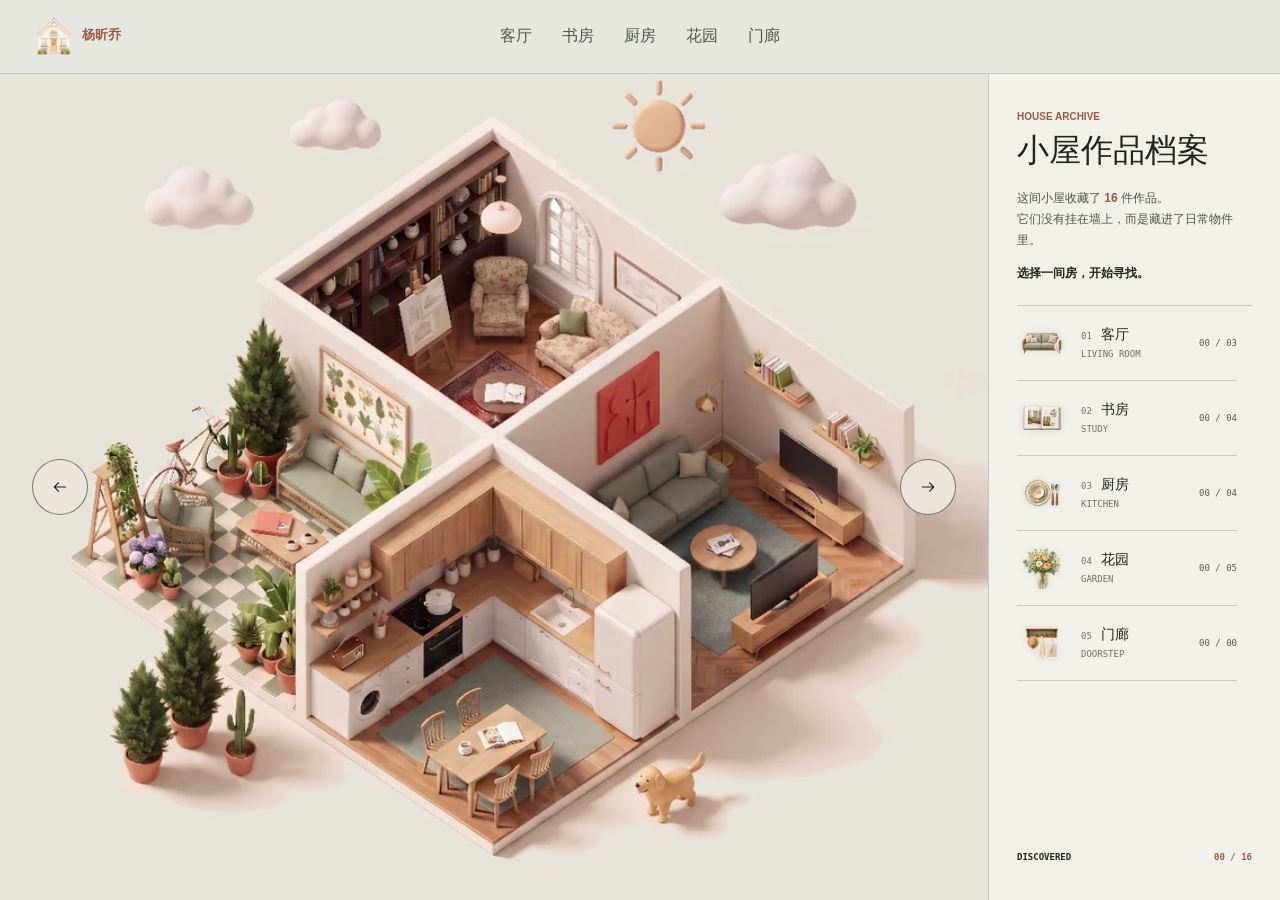
<file: index.html>
<!doctype html>
<html lang="en">
<head>
  <meta charset="utf-8">
  <meta name="viewport" content="width=device-width, initial-scale=1, viewport-fit=cover">
  <meta name="description" content="杨昕乔 portfolio, with selected work grouped into four spatial categories.">
  <link rel="icon" href="/favicon.svg" type="image/svg+xml"><meta name="theme-color" content="#f1f0eb">
  <title>杨昕乔 — Portfolio 2026</title>
  <link rel="preload" as="image" href="/assets/optimized/rooms/home-overview-decorated-1280.webp" media="(min-width: 768px) and (max-width: 1280px)" fetchpriority="high">
  <link rel="preload" as="image" href="/assets/optimized/rooms/home-overview-decorated-1487.webp" media="(min-width: 1281px)" fetchpriority="high">
  <link rel="stylesheet" href="/styles/portfolio.css?v=183">
</head>
<body>
  <div id="app"></div>
  <noscript>This portfolio requires JavaScript for room navigation.</noscript>
  <script type="module" src="/scripts/app.js?v=186"></script>
</body>
</html>
</file>
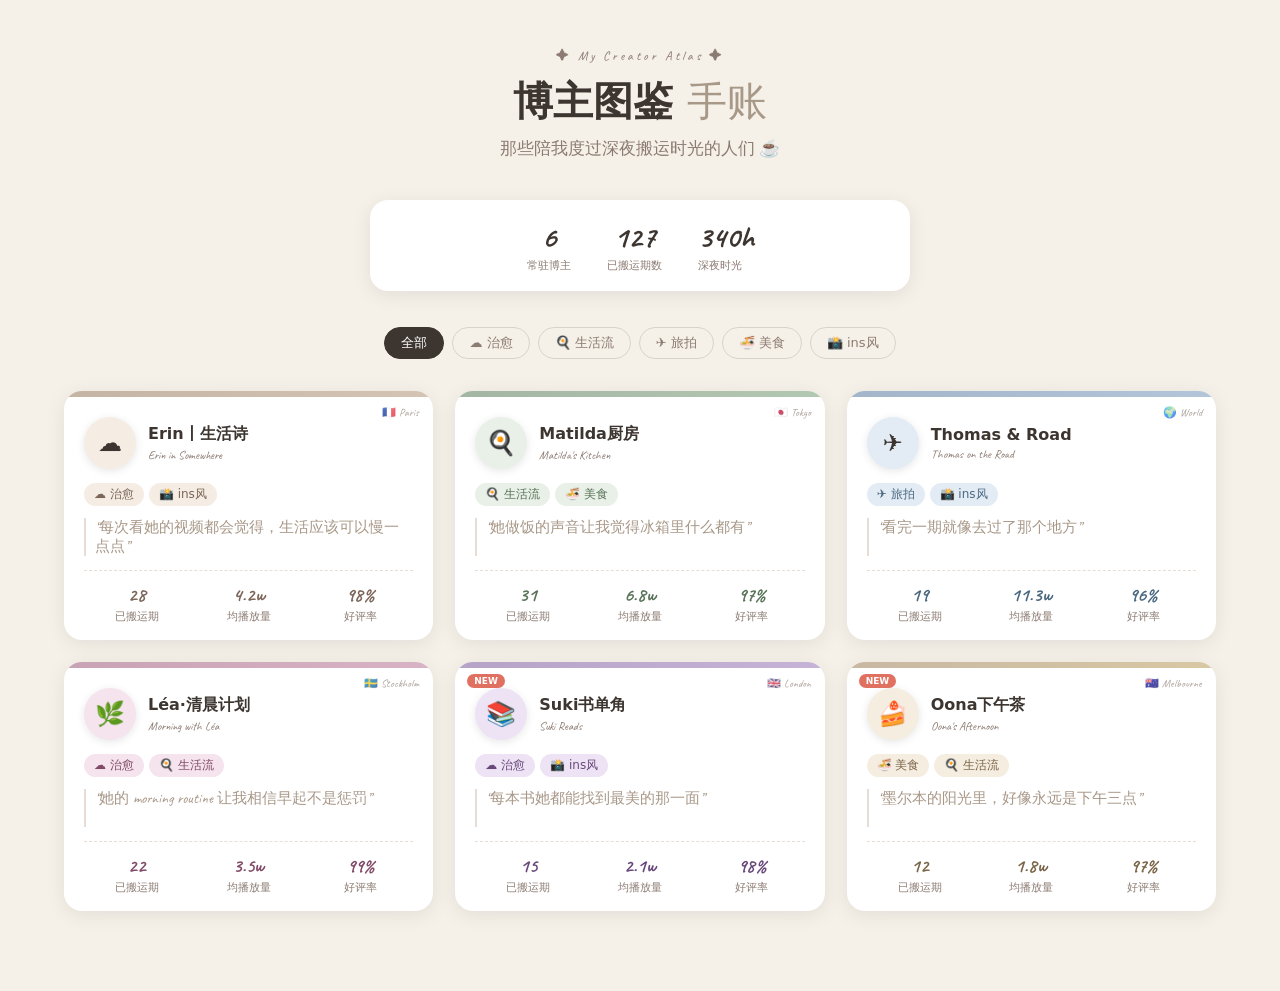
<file: blogger-book/index.html>
<!DOCTYPE html>
<html lang="zh-CN">
<head>
<meta charset="UTF-8">
<meta name="viewport" content="width=device-width, initial-scale=1.0">
<title>博主图鉴 · 搬运手账</title>
<link href="https://fonts.googleapis.com/css2?family=Caveat:wght@400;600&display=swap" rel="stylesheet">
<style>
*{margin:0;padding:0;box-sizing:border-box}
:root{--bg:#f5f0e8;--cs:0 4px 20px rgba(0,0,0,.08);--tm:#3d3530;--mu:#8c7b72;--sep:#e8ddd4}
body{background:var(--bg);min-height:100vh;font-family:"PingFang SC","Hiragino Sans GB",system-ui,sans-serif;color:var(--tm)}
.list-page{max-width:1200px;margin:0 auto;padding:48px 24px 80px}
.list-header{text-align:center;margin-bottom:40px}
.eyebrow{font-family:'Caveat',cursive;font-size:13px;color:var(--mu);letter-spacing:3px;display:block;margin-bottom:10px}
h1{font-size:clamp(26px,4vw,40px);font-weight:700}
h1 span{font-family:'Caveat',cursive;font-weight:400;color:#a89888}
.sub{font-family:'Caveat',cursive;font-size:17px;color:var(--mu);margin-top:8px}
.banner{display:flex;justify-content:center;gap:36px;background:#fff;border-radius:18px;padding:18px 32px;box-shadow:var(--cs);margin:0 auto 36px;max-width:540px}
.bv{font-size:30px;font-weight:700;font-family:'Caveat',cursive;text-align:center}
.bl{font-size:11px;color:var(--mu);margin-top:2px}
.filter-bar{display:flex;justify-content:center;gap:8px;flex-wrap:wrap;margin-bottom:32px}
.fbtn{padding:6px 16px;border-radius:100px;border:1.5px solid rgba(0,0,0,.12);background:transparent;font-size:13px;color:var(--mu);cursor:pointer;font-family:inherit;transition:all .18s}
.fbtn:hover,.fbtn.active{background:var(--tm);border-color:var(--tm);color:#fff}
.grid{display:grid;grid-template-columns:repeat(auto-fill,minmax(290px,1fr));gap:22px}
.card{background:#fff;border-radius:18px;overflow:hidden;box-shadow:var(--cs);cursor:pointer;position:relative;opacity:0;transform:translateY(16px);transition:opacity .4s,transform .4s cubic-bezier(.34,1.2,.64,1),box-shadow .22s}
.card.vis{opacity:1;transform:none}
.card:hover{transform:translateY(-6px) scale(1.01);box-shadow:0 14px 36px rgba(0,0,0,.13)}
.cbar{height:6px}.cbody{padding:20px 20px 16px}
.chead{display:flex;align-items:center;gap:12px;margin-bottom:14px}
.ava{width:52px;height:52px;border-radius:50%;display:flex;align-items:center;justify-content:center;font-size:24px;flex-shrink:0;box-shadow:0 2px 8px rgba(0,0,0,.1)}
.ctitle h2{font-size:16px;font-weight:700}
.ctitle p{font-size:12px;color:var(--mu);font-family:'Caveat',cursive;margin-top:2px}
.tags{display:flex;flex-wrap:wrap;gap:5px;margin-bottom:12px}
.tag{padding:3px 10px;border-radius:100px;font-size:12px;font-weight:500}
.vibe{font-family:'Caveat',cursive;font-size:15px;color:#a89888;border-left:2px solid var(--sep);padding-left:9px;margin-bottom:14px;min-height:38px}
.cstats{display:grid;grid-template-columns:repeat(3,1fr);gap:6px;padding-top:12px;border-top:1px dashed var(--sep)}
.sv{font-size:19px;font-weight:700;font-family:'Caveat',cursive;text-align:center}
.sl{font-size:11px;color:var(--mu);text-align:center;margin-top:2px}
.loc{position:absolute;top:14px;right:14px;font-family:'Caveat',cursive;font-size:11px;color:var(--mu);opacity:.7}
.badge{position:absolute;top:12px;left:12px;background:#e07060;color:#fff;font-size:9px;font-weight:700;padding:2px 7px;border-radius:100px;z-index:2}
/* detail page */
.detail-page{display:none;position:fixed;inset:0;background:var(--bg);z-index:200;overflow-y:auto}
.detail-page.open{display:block}
.detail-top{padding:16px 28px;display:flex;align-items:center;gap:14px;position:sticky;top:0;background:rgba(245,240,232,.95);backdrop-filter:blur(8px);z-index:10;border-bottom:1px solid var(--sep)}
.back-btn{background:none;border:1.5px solid var(--sep);border-radius:100px;padding:6px 16px;font-size:13px;cursor:pointer;font-family:inherit;color:var(--tm);transition:all .18s}
.back-btn:hover{background:var(--tm);color:#fff;border-color:var(--tm)}
.dtop-info{display:flex;align-items:center;gap:12px}
.d-ava{width:44px;height:44px;border-radius:50%;display:flex;align-items:center;justify-content:center;font-size:22px;flex-shrink:0}
.dtop-name{font-size:16px;font-weight:700}
.dtop-sub{font-size:12px;color:var(--mu);font-family:'Caveat',cursive}
.detail-body{padding:28px;max-width:900px;margin:0 auto}
/* tabs */
.tab-nav{display:flex;gap:6px;margin-bottom:24px;flex-wrap:wrap}
.tab-btn{padding:8px 20px;border-radius:100px;border:1.5px solid var(--sep);background:transparent;font-size:13px;color:var(--mu);cursor:pointer;font-family:inherit;transition:all .18s;white-space:nowrap}
.tab-btn.active{background:var(--tm);border-color:var(--tm);color:#fff}
.tab-panel{display:none}.tab-panel.active{display:block}
/* sections */
.sec{background:#fff;border-radius:18px;padding:24px;margin-bottom:20px;box-shadow:var(--cs)}
.sec-hd{display:flex;justify-content:space-between;align-items:baseline;margin-bottom:16px}
.sec-num{font-size:12px;font-weight:700;color:#c4a882;letter-spacing:1px}
.sec-en{font-family:'Caveat',cursive;font-size:13px;color:var(--mu)}
.sec h3{font-size:17px;font-weight:700;margin-bottom:2px}
.sub-sec{margin-bottom:18px}.sub-sec:last-child{margin-bottom:0}
.sub-sec h4{font-size:12px;font-weight:600;color:var(--mu);display:flex;align-items:center;gap:5px;margin-bottom:10px}
/* palette */
.palette{display:flex;gap:8px;flex-wrap:wrap;margin-bottom:10px}
.swatch{border-radius:12px;height:72px;flex:1;min-width:52px;position:relative}
.swatch .shex{position:absolute;bottom:6px;left:7px;font-size:10px;color:rgba(255,255,255,.85);font-family:'Caveat',cursive}
.swatch .spct{position:absolute;top:6px;left:7px;font-size:10px;color:rgba(255,255,255,.7)}
.palette-note{font-size:12px;color:var(--mu);line-height:1.7;background:#f9f5ef;border-radius:10px;padding:10px 14px}
/* bar chart */
.bar-chart{display:flex;flex-direction:column;gap:9px}
.bar-row{display:flex;align-items:center;gap:8px}
.bar-label{width:44px;font-size:12px;color:var(--mu);flex-shrink:0;text-align:right}
.bar-track{flex:1;background:#f0ebe3;border-radius:100px;height:18px;overflow:hidden}
.bar-fill{height:100%;border-radius:100px;display:flex;align-items:center;padding-left:8px;transition:width .6s cubic-bezier(.34,1.2,.64,1)}
.bar-val{font-size:11px;color:rgba(255,255,255,.9);font-weight:600}
/* frames */
.frames{display:grid;grid-template-columns:1fr 1fr;gap:10px}
.frame{border-radius:12px;overflow:hidden;position:relative;aspect-ratio:16/9}
.frame-bg{width:100%;height:100%}
.frame-label{position:absolute;top:7px;left:7px;background:rgba(255,255,255,.9);border-radius:5px;padding:2px 7px;font-size:11px;font-weight:600;color:var(--tm)}
.frame-note{position:absolute;bottom:0;left:0;right:0;background:rgba(40,30,25,.65);color:#fff;font-size:11px;padding:6px 9px;line-height:1.4}
/* canvas charts */
.chart-wrap{position:relative;height:150px;margin-bottom:6px}
canvas{width:100%;height:100%;display:block}
.chart-note{font-size:12px;color:var(--mu);display:flex;align-items:center;gap:6px;margin-top:4px}
.dot{width:8px;height:8px;border-radius:50%;display:inline-block}
/* bgm */
.bgm-list{display:flex;flex-direction:column;gap:8px}
.bgm-item{background:#f9f5ef;border-radius:12px;padding:12px 16px;display:flex;align-items:center;gap:10px}
.bgm-icon{font-size:18px;flex-shrink:0}
.bgm-title{font-size:13px;font-weight:600}
.bgm-sub{font-size:12px;color:var(--mu);margin-top:1px}
.bgm-pct{margin-left:auto;font-family:'Caveat',cursive;font-size:18px;font-weight:700;color:var(--tm)}
/* segment bar */
.seg-bar{display:flex;height:34px;border-radius:10px;overflow:hidden;margin-bottom:10px}
.seg{display:flex;align-items:center;justify-content:center;font-size:10px;color:rgba(255,255,255,.9);font-weight:600}
.seg-legend{display:flex;flex-wrap:wrap;gap:8px}
.seg-dot{width:10px;height:10px;border-radius:3px}
.seg-item{display:flex;align-items:center;gap:5px;font-size:12px;color:var(--mu)}
/* word cloud */
.wordcloud{display:flex;flex-wrap:wrap;gap:7px;align-items:center;padding:4px 0}
.wword{border-radius:100px;padding:4px 12px;font-weight:600;cursor:default;transition:transform .15s}
.wword:hover{transform:scale(1.09)}
/* formula */
.formula{display:flex;flex-wrap:wrap;gap:8px}
.formula-item{border-radius:12px;padding:12px 14px;text-align:center;flex:1;min-width:90px}
.f-pct{font-size:22px;font-weight:700;font-family:'Caveat',cursive}
.f-name{font-size:12px;color:var(--mu);margin-top:3px}
/* handbook */
.title-cards{display:flex;flex-direction:column;gap:8px}
.tc{background:#f9f5ef;border-radius:12px;padding:13px 15px}
.tc-num{font-size:11px;font-weight:700;color:#c4a882;margin-bottom:4px}
.tc-formula{font-size:14px;font-weight:600;margin-bottom:4px}
.tc-eg{font-size:12px;color:var(--mu);font-style:italic}
.cover-steps{display:flex;flex-direction:column;gap:7px}
.cs{display:flex;align-items:flex-start;gap:9px;background:#f9f5ef;border-radius:12px;padding:11px 14px}
.cs-n{width:20px;height:20px;background:var(--tm);color:#fff;border-radius:50%;display:flex;align-items:center;justify-content:center;font-size:10px;font-weight:700;flex-shrink:0;margin-top:2px}
.cs-text{font-size:13px;line-height:1.6}
.time-slots{display:flex;gap:8px;flex-wrap:wrap}
.ts{background:#f9f5ef;border-radius:12px;padding:12px 14px;flex:1;min-width:110px;text-align:center}
.ts-time{font-size:18px;font-weight:700;font-family:'Caveat',cursive}
.ts-label{font-size:11px;color:var(--mu);margin-top:3px}
.ml-list{display:flex;flex-direction:column;gap:7px}
.ml{display:flex;gap:8px;align-items:flex-start;background:#f9f5ef;border-radius:10px;padding:10px 14px}
.ml-icon{font-size:16px;flex-shrink:0}
.ml-text{font-size:13px;line-height:1.6}
/* ref */
.sim-list{display:flex;flex-direction:column;gap:8px}
.sim-item{background:#f9f5ef;border-radius:12px;padding:12px 14px;display:flex;align-items:center;gap:12px}
.sim-ava{font-size:24px}
.sim-info h4{font-size:13px;font-weight:600}
.sim-info p{font-size:12px;color:var(--mu);margin-top:2px}
.sim-score{margin-left:auto;text-align:center}
.sim-pct{font-size:20px;font-weight:700;font-family:'Caveat',cursive}
.sim-sl{font-size:10px;color:var(--mu)}
.combo-box{background:#f9f5ef;border-radius:12px;padding:14px;margin-bottom:10px}
.combo-title{font-size:14px;font-weight:700;margin-bottom:5px}
.combo-sub{font-size:12px;color:var(--mu);line-height:1.7}
.ob-rows{display:flex;flex-direction:column;gap:7px}
.ob-row{display:flex;align-items:center;gap:8px}
.ob-label{width:78px;font-size:12px;color:var(--mu);flex-shrink:0}
.ob-track{flex:1;background:#f0ebe3;border-radius:100px;height:14px;overflow:hidden}
.ob-fill{height:100%;border-radius:100px}
.ob-val{width:34px;font-size:12px;font-family:'Caveat',cursive;font-weight:700}
/* notes */
.notes-area{display:flex;flex-direction:column}
.note-line{display:flex;align-items:flex-start;gap:9px;padding:10px 0;border-bottom:1px solid var(--sep)}
.note-icon{font-size:15px;margin-top:2px;flex-shrink:0}
.note-content{flex:1}
.note-textarea{font-size:13px;color:var(--tm);line-height:1.6;min-height:22px;outline:none;border:none;background:transparent;width:100%;resize:none;font-family:inherit;field-sizing:content}
.note-textarea:focus{background:rgba(196,168,136,.08);border-radius:6px;padding:3px 6px;margin:-3px -6px}
.note-meta{font-size:11px;color:var(--mu);margin-top:2px;font-family:'Caveat',cursive}
.add-note-btn{display:flex;align-items:center;gap:7px;padding:10px 0;cursor:pointer;color:var(--mu);font-size:13px;background:none;border:none;font-family:inherit}
.add-note-btn:hover{color:var(--tm)}
/* editable */
[contenteditable]{outline:none;border-radius:4px;transition:background .15s}
[contenteditable]:hover{background:rgba(196,168,136,.1)}
[contenteditable]:focus{background:rgba(196,168,136,.18);padding:2px 5px;margin:-2px -5px}
.edit-hint{position:fixed;bottom:20px;right:20px;background:rgba(40,30,25,.8);color:#fff;font-size:12px;padding:8px 14px;border-radius:100px;opacity:0;transition:opacity .3s;pointer-events:none;z-index:999}
.edit-hint.show{opacity:1}
@media(max-width:640px){
  .frames{grid-template-columns:1fr}
  .detail-body{padding:18px 16px 60px}
  .detail-top{padding:12px 16px}
  .formula-item{min-width:76px}
  .tab-btn{font-size:12px;padding:7px 14px}
}
</style>
</head>
<body>

<!-- ══ LIST PAGE ══ -->
<div class="list-page" id="listPage">
  <div class="list-header">
    <span class="eyebrow">✦ My Creator Atlas ✦</span>
    <h1>博主图鉴 <span>手账</span></h1>
    <p class="sub">那些陪我度过深夜搬运时光的人们 ☕</p>
  </div>
  <div class="banner">
    <div><div class="bv">6</div><div class="bl">常驻博主</div></div>
    <div><div class="bv">127</div><div class="bl">已搬运期数</div></div>
    <div><div class="bv">340h</div><div class="bl">深夜时光</div></div>
  </div>
  <div class="filter-bar">
    <button class="fbtn active" data-filter="all">全部</button>
    <button class="fbtn" data-filter="治愈">☁️ 治愈</button>
    <button class="fbtn" data-filter="生活流">🍳 生活流</button>
    <button class="fbtn" data-filter="旅拍">✈️ 旅拍</button>
    <button class="fbtn" data-filter="美食">🍜 美食</button>
    <button class="fbtn" data-filter="ins风">📸 ins风</button>
  </div>
  <div class="grid" id="grid"></div>
</div>

<!-- ══ DETAIL PAGE ══ -->
<div class="detail-page" id="detailPage">
  <div class="detail-top">
    <button class="back-btn" id="backBtn">← 返回图鉴</button>
    <div class="dtop-info">
      <div class="d-ava" id="dtAvatar"></div>
      <div>
        <div class="dtop-name" id="dtName"></div>
        <div class="dtop-sub" id="dtSub"></div>
      </div>
    </div>
  </div>
  <div class="detail-body">
    <div class="tab-nav">
      <button class="tab-btn active" data-tab="dna">① 风格档案</button>
      <button class="tab-btn" data-tab="sop">② 搬运手册</button>
      <button class="tab-btn" data-tab="ref">③ 横向参考</button>
      <button class="tab-btn" data-tab="notes">④ 我的笔记</button>
    </div>

    <!-- ① 风格档案 -->
    <div class="tab-panel active" id="tab-dna">
      <div class="sec">
        <div class="sec-hd"><div><div class="sec-num">01.</div><h3 id="d-palette-title">视觉 DNA</h3></div><div class="sec-en">Visual DNA</div></div>
        <div class="sub-sec">
          <h4>🎨 提取色板（基于 12 期画面）</h4>
          <div class="palette" id="d-palette"></div>
          <div class="palette-note" id="d-palette-note" contenteditable="true"></div>
        </div>
        <div class="sub-sec">
          <h4>📷 镜头偏好（12 期统计）</h4>
          <div class="bar-chart" id="d-lens-chart"></div>
        </div>
        <div class="sub-sec">
          <h4>🖼 代表帧构图拆解（精选 4 帧）</h4>
          <div class="frames" id="d-frames"></div>
        </div>
      </div>

      <div class="sec">
        <div class="sec-hd"><div><div class="sec-num">02.</div><h3>节奏与剪辑</h3></div><div class="sec-en">Rhythm &amp; Editing</div></div>
        <div class="sub-sec">
          <h4>⏱ 平均镜头停留时长（秒）</h4>
          <div class="chart-wrap"><canvas id="d-rhythm-chart"></canvas></div>
          <div class="chart-note" id="d-rhythm-note"><span class="dot" style="background:#c4a882"></span><span contenteditable="true"></span></div>
        </div>
        <div class="sub-sec">
          <h4>🎵 BGM 风格偏好</h4>
          <div class="bgm-list" id="d-bgm"></div>
        </div>
        <div class="sub-sec">
          <h4>📐 8 分钟视频段落结构</h4>
          <div class="seg-bar" id="d-seg-bar"></div>
          <div class="seg-legend" id="d-seg-legend"></div>
        </div>
      </div>

      <div class="sec">
        <div class="sec-hd"><div><div class="sec-num">03.</div><h3>叙事与情感</h3></div><div class="sec-en">Narrative &amp; Emotion</div></div>
        <div class="sub-sec">
          <h4>🌐 主题关键词云</h4>
          <div class="wordcloud" id="d-wordcloud"></div>
        </div>
        <div class="sub-sec">
          <h4>📈 情感曲线</h4>
          <div class="chart-wrap"><canvas id="d-emotion-chart"></canvas></div>
        </div>
        <div class="sub-sec">
          <h4>✍️ 可复用叙事句式</h4>
          <div class="title-cards" id="d-sentences"></div>
        </div>
      </div>

      <div class="sec">
        <div class="sec-hd"><div><div class="sec-num">04.</div><h3>氛围配方</h3></div><div class="sec-en">Vibe Formula</div></div>
        <div class="formula" id="d-formula"></div>
      </div>

      <div class="sec">
        <div class="sec-hd"><div><div class="sec-num">05.</div><h3>数据档案</h3></div><div class="sec-en">Data Archive</div></div>
        <div class="sub-sec">
          <h4>📊 近 12 期播放量趋势</h4>
          <div class="chart-wrap"><canvas id="d-trend-chart"></canvas></div>
        </div>
        <div class="sub-sec">
          <h4>🔥 弹幕热词 TOP 12</h4>
          <div class="topwords" id="d-topwords"></div>
        </div>
      </div>
    </div>

    <!-- ② 搬运手册 -->
    <div class="tab-panel" id="tab-sop">
      <div class="sec">
        <div class="sec-hd"><div><div class="sec-num">01.</div><h3>标题公式</h3></div><div class="sec-en">Title Formula</div></div>
        <div class="title-cards" id="d-title-cards"></div>
      </div>
      <div class="sec">
        <div class="sec-hd"><div><div class="sec-num">02.</div><h3>封面选择 4 步法</h3></div><div class="sec-en">Cover Steps</div></div>
        <div class="cover-steps" id="d-cover-steps"></div>
      </div>
      <div class="sec">
        <div class="sec-hd"><div><div class="sec-num">03.</div><h3>字幕 &amp; 剪辑建议</h3></div><div class="sec-en">Subtitle Strategy</div></div>
        <div id="d-subtitle-tips"></div>
      </div>
      <div class="sec">
        <div class="sec-hd"><div><div class="sec-num">04.</div><h3>发布时间表</h3></div><div class="sec-en">Post Schedule</div></div>
        <div class="time-slots" id="d-time-slots"></div>
        <div style="margin-top:14px">
          <div style="font-size:12px;color:var(--mu);margin-bottom:8px;font-weight:600">推荐标签</div>
          <div class="topwords" id="d-hashtags"></div>
        </div>
        <div style="margin-top:14px">
          <div style="font-size:12px;color:var(--mu);margin-bottom:8px;font-weight:600">📝 评论区文案模板</div>
          <div class="palette-note" id="d-comment-template" contenteditable="true"></div>
        </div>
      </div>
      <div class="sec">
        <div class="sec-hd"><div><div class="sec-num">05.</div><h3>变现友好提示</h3></div><div class="sec-en">Monetize</div></div>
        <div class="ml-list" id="d-monetize"></div>
      </div>
    </div>

    <!-- ③ 横向参考 -->
    <div class="tab-panel" id="tab-ref">
      <div class="sec">
        <div class="sec-hd"><div><div class="sec-num">01.</div><h3>风格相近博主</h3></div><div class="sec-en">Similar Creators</div></div>
        <div class="sim-list" id="d-sim-list"></div>
      </div>
      <div class="sec">
        <div class="sec-hd"><div><div class="sec-num">02.</div><h3>互补拼盘组合</h3></div><div class="sec-en">Combo Strategy</div></div>
        <div id="d-combos"></div>
      </div>
      <div class="sec">
        <div class="sec-hd"><div><div class="sec-num">03.</div><h3>观众重叠度</h3></div><div class="sec-en">Audience Overlap</div></div>
        <div class="ob-rows" id="d-overlap"></div>
      </div>
      <div class="sec">
        <div class="sec-hd"><div><div class="sec-num">04.</div><h3>选题灵感源</h3></div><div class="sec-en">Topic Ideas</div></div>
        <div class="palette-note" id="d-topics" contenteditable="true"></div>
      </div>
    </div>

    <!-- ④ 我的笔记 -->
    <div class="tab-panel" id="tab-notes">
      <div class="sec">
        <div class="sec-hd"><div><div class="sec-num">04.</div><h3>我的笔记</h3></div><div class="sec-en">My Notes</div></div>
        <div class="notes-area" id="d-notes-area"></div>
        <button class="add-note-btn" id="addNoteBtn">＋ 添加灵感</button>
      </div>
    </div>
  </div>
</div>

<div class="edit-hint" id="editHint">✏️ 点击任意文字即可编辑，内容会自动保存在本机</div>

<script>
const COLORS=[
 {bar:'linear-gradient(90deg,#c4b4a3,#d4c4b3)',bg:'#f5ede3',text:'#7a6558'},
 {bar:'linear-gradient(90deg,#a3b5a3,#b3c8b3)',bg:'#e8f0e8',text:'#587358'},
 {bar:'linear-gradient(90deg,#a3b5c8,#b3c5d8)',bg:'#e3ecf5',text:'#4a6880'},
 {bar:'linear-gradient(90deg,#c8a3b5,#d8b3c5)',bg:'#f5e3ed',text:'#804a68'},
 {bar:'linear-gradient(90deg,#b5a3c8,#c5b3d8)',bg:'#ede3f5',text:'#68487a'},
 {bar:'linear-gradient(90deg,#c8b8a3,#d8c8a3)',bg:'#f5ede0',text:'#7a6548'}
];
const baseData=[
{name:'Erin丨生活诗',channel:'Erin in Somewhere',emoji:'☁️',location:'🇫🇷 Paris',tags:['☁️ 治愈','📸 ins风'],vibe:'每次看她的视频都会觉得，生活应该可以慢一点点',stats:{videos:28,avgPlay:'4.2w',rate:'98%'},color:0,isNew:false},
{name:'Matilda厨房',channel:'Matilda\'s Kitchen',emoji:'🍳',location:'🇯🇵 Tokyo',tags:['🍳 生活流','🍜 美食'],vibe:'她做饭的声音让我觉得冰箱里什么都有',stats:{videos:31,avgPlay:'6.8w',rate:'97%'},color:1,isNew:false},
{name:'Thomas & Road',channel:'Thomas on the Road',emoji:'✈️',location:'🌍 World',tags:['✈️ 旅拍','📸 ins风'],vibe:'看完一期就像去过了那个地方',stats:{videos:19,avgPlay:'11.3w',rate:'96%'},color:2,isNew:false},
{name:'Léa·清晨计划',channel:'Morning with Léa',emoji:'🌿',location:'🇸🇪 Stockholm',tags:['☁️ 治愈','🍳 生活流'],vibe:'她的 morning routine 让我相信早起不是惩罚',stats:{videos:22,avgPlay:'3.5w',rate:'99%'},color:3,isNew:false},
{name:'Suki书单角',channel:'Suki Reads',emoji:'📚',location:'🇬🇧 London',tags:['☁️ 治愈','📸 ins风'],vibe:'每本书她都能找到最美的那一面',stats:{videos:15,avgPlay:'2.1w',rate:'98%'},color:4,isNew:true},
{name:'Oona下午茶',channel:'Oona\'s Afternoon',emoji:'🍰',location:'🇦🇺 Melbourne',tags:['🍜 美食','🍳 生活流'],vibe:'墨尔本的阳光里，好像永远是下午三点',stats:{videos:12,avgPlay:'1.8w',rate:'97%'},color:5,isNew:true}
];
function makeAnalysis(i){
 const c=baseData[i], col=COLORS[c.color];
 const warm=i%3===0, food=c.tags.join('').includes('美食')||c.tags.join('').includes('生活流'), travel=c.tags.join('').includes('旅拍');
 return {
  palette:[['#E8D5C4',warm?32:27],['#C5B595',24],['#8C6F55',18],['#BBC6A5',warm?14:22],['#5A4F3F',12]],
  paletteNote:'特征总结：整体偏暖米色 + 抹茶绿点缀，色调饱和度低、对比柔和，适合营造“清晨/午后”的稳定氛围；这类博主最值得搬的是有仪式感的生活片段。',
  lens:[['远景',travel?26:18],['中景',food?30:22],['近景',food?24:12],['特写',food?28:18],['空镜',travel?24:20]],
  frames:[['#03 · 厨房','三分构图 · 前景木桌占 2/3 · 人物在右上 1/3 黄金点'],['#07 · 庭院','中心对称 · 茶碗居中 · 背景虚化做“留白”'],['#09 · 街道','引导线构图 · 巷子延伸 · 人物远景背影'],['#11 · 窗边','框架式构图 · 窗框做画框 · 内外明暗对比']],
  rhythm:{labels:['开篇','1min','2min','3min','4min','5min','6min','7min','结尾'],values:travel?[4,3,2,3,2,3,5,6,7]:[6,4,3,5,4,2,4,6,7],note:'中等长镜头为主（4-7 秒），关键转场切到特写（1-2 秒）。'},
  bgm: food ? [['🎹','钢琴独奏','占比 42% · Yiruma / 坂本龙一风','42%'],['🌿','环境音','占比 32% · 雨声 / 厨房声 / 翻书声','32%'],['☕','Lo-fi Beat','占比 26% · 慢拍鼓点','26%']] : [['🎹','钢琴独奏','占比 48% · Yiruma / 坂本龙一风','48%'],['🌿','环境音','占比 28% · 雨声 / 鸟鸣 / 房间声','28%'],['🎻','弦乐铺底','占比 24% · 轻古典','24%']],
  seg:[['开场氛围',15,'#c4b4a3'],['日常铺陈',30,'#bbc6a5'],['核心片段',30,'#8c6f55'],['情绪回落',15,'#c8a3b5'],['结尾留白',10,'#5a4f3f']],
  words:['治愈','松弛感','清晨','窗边','咖啡','慢生活','好想去','像电影','氛围','配色','手部特写','收藏'],
  emotion:{labels:['开场','铺垫','转折','高潮','回落','结尾'],values:[48,56,45,74,62,82]},
  sentences:['今天没有宏大的事，只是把普通的一天过得很慢。','如果你也需要一点安静，这支 vlog 可以陪你待一会儿。','从清晨的第一杯咖啡开始，生活又被重新整理了一遍。','她镜头里的城市不吵，只剩下光、风和刚好的距离。'],
  formula:[['35%','暖米色调'],['25%','慢镜头'],['20%','钢琴/环境音'],['10%','手部特写'],['10%','低声旁白']],
  trend:[2.1,2.7,3.4,3.0,4.2,4.8,3.9,5.2,5.8,4.9,6.3,7.1],
  titleCards:[['情绪 + 场景 + 结果','一个人在巴黎的雨天，把日子过成电影感'],['博主人设 + 高光片段','她的厨房太治愈了，连切菜声都像白噪音'],['时间锚点 + 生活方式','8分钟沉浸式清晨 routine，看完想立刻整理房间']],
  coverSteps:['优先选开头 15-40 秒或 5 分钟情绪峰值处的画面。','画面里要有 1 个明确主体：手、咖啡杯、窗边、背影、餐桌。','标题字控制在 8-12 个汉字，避开主体脸和画面黄金点。','封面整体对比度提升 8%-12%，但不要破坏低饱和氛围。'],
  subtitleTips:['字体：霞鹜文楷 / 思源宋体；字号中小，保持“低打扰”。','位置：下 1/4 居中，遇到餐桌/手部特写时上移。','颜色：奶白字 + 20% 棕色阴影，不建议纯黑描边。','剪辑：保留环境音，转场不要太花，宁愿慢半拍。'],
  slots:[['20:30','晚饭后松弛时段'],['22:45','睡前陪伴最高'],['周日 15:00','下午茶收藏率高']],
  hashtags:['#治愈系vlog','#独居日常','#ins风生活','#慢生活','#生活美学','#陪伴感'],
  comment:'原视频简介翻译：这一期记录了一个很慢的下午，没有计划，只是把房间整理好、做一顿饭、听一首歌。你最近有没有也想把生活调慢一点？',
  monetize:['适合挂：咖啡杯 / 香薰 / 手账本 / 桌面收纳。','适合做合集：睡前治愈、清晨 routine、一个人生活。','变现话术：不要硬卖，用“视频里同款氛围感小物”更自然。'],
  similar:[['🌙','Aoi Room','同为低饱和独居日常，节奏更慢',92],['🍵','Kenji Days','同样是生活流，但更偏男性极简',84],['📷','Mina Lens','画面构图相似，文案更小红书',79],['🥐','Nora Table','美食场景相近，适合拼盘',76]],
  combos:['Aoi × Kenji：动静结合，适合做“一个人的周末”拼盘。','Nora × 当前博主：餐桌与房间切换，适合做“从早餐到夜晚”的完整日常。'],
  overlap:[['Aoi Room',72],['Kenji Days',58],['Mina Lens',46],['Nora Table',39]],
  topics:'选题灵感：1）一个人生活的 5 个治愈瞬间；2）窗边/厨房/街道三类镜头的氛围拼盘；3）同样是清晨 routine，比较东京、巴黎、伦敦的差异；4）把观众留言里的“想去/想学/想买”整理成下一期标题。',
  notes:['剪辑灵感：这类视频开头不要急着进主题，先保留 5 秒环境音。','运营：标题里“一个人”“慢下来”“清晨”三个词点击率稳定。','拼盘：可以和节奏稍快的城市街拍放一起，避免全程太慢。','学习：封面最好选有窗光的画面，收藏率更高。']
 }
}
const creators=baseData.map((c,i)=>({...c,analysis:makeAnalysis(i)}));
let current=0, hintTimer;
function showHint(){const h=document.getElementById('editHint');h.classList.add('show');clearTimeout(hintTimer);hintTimer=setTimeout(()=>h.classList.remove('show'),1800)}
function saveEdited(){if(current==null)return;const data={};document.querySelectorAll('[data-save]').forEach(el=>data[el.dataset.save]=el.innerText||el.value||'');document.querySelectorAll('[data-note]').forEach(el=>data[el.dataset.note]=el.value);localStorage.setItem('creatorAtlasEdit_'+current,JSON.stringify(data));showHint()}
function loadEdited(){const raw=localStorage.getItem('creatorAtlasEdit_'+current);if(!raw)return;const data=JSON.parse(raw);Object.keys(data).forEach(k=>{const el=document.querySelector(`[data-save="${k}"]`)||document.querySelector(`[data-note="${k}"]`);if(el){if(el.tagName==='TEXTAREA')el.value=data[k];else el.innerText=data[k]}})}
function renderCards(filter='all'){const grid=document.getElementById('grid');grid.innerHTML='';creators.forEach((c,i)=>{if(filter!=='all'&&!c.tags.some(t=>t.includes(filter)))return;const col=COLORS[c.color];const card=document.createElement('div');card.className='card';card.style.transitionDelay=(i*45)+'ms';card.innerHTML=`${c.isNew?'<div class="badge">NEW</div>':''}<div class="cbar" style="background:${col.bar}"></div><div class="cbody"><div class="loc">${c.location}</div><div class="chead"><div class="ava" style="background:${col.bg}">${c.emoji}</div><div class="ctitle"><h2>${c.name}</h2><p>${c.channel}</p></div></div><div class="tags">${c.tags.map(t=>`<span class="tag" style="background:${col.bg};color:${col.text}">${t}</span>`).join('')}</div><div class="vibe">“${c.vibe}”</div><div class="cstats"><div><div class="sv" style="color:${col.text}">${c.stats.videos}</div><div class="sl">已搬运期</div></div><div><div class="sv" style="color:${col.text}">${c.stats.avgPlay}</div><div class="sl">均播放量</div></div><div><div class="sv" style="color:${col.text}">${c.stats.rate}</div><div class="sl">好评率</div></div></div></div>`;card.onclick=()=>openDetail(i);grid.appendChild(card);requestAnimationFrame(()=>requestAnimationFrame(()=>card.classList.add('vis')))} )}
function openDetail(i){current=i;const c=creators[i], a=c.analysis, col=COLORS[c.color];document.getElementById('dtAvatar').style.background=col.bg;document.getElementById('dtAvatar').textContent=c.emoji;document.getElementById('dtName').textContent=c.name;document.getElementById('dtSub').textContent=c.channel+' · '+c.location;document.getElementById('detailPage').classList.add('open');document.body.style.overflow='hidden';renderDetail(c,a,col);setTimeout(loadEdited,30)}
function closeDetail(){document.getElementById('detailPage').classList.remove('open');document.body.style.overflow=''}
function renderDetail(c,a,col){
 document.getElementById('d-palette').innerHTML=a.palette.map(([hex,p])=>`<div class="swatch" style="background:${hex}"><span class="spct">${p}%</span><span class="shex">${hex}</span></div>`).join('');
 document.getElementById('d-palette-note').innerText=a.paletteNote;document.getElementById('d-palette-note').dataset.save='paletteNote';
 document.getElementById('d-lens-chart').innerHTML=a.lens.map(([l,v])=>`<div class="bar-row"><div class="bar-label">${l}</div><div class="bar-track"><div class="bar-fill" style="width:${v*2.3}%;background:${col.bar}"><span class="bar-val">${v}%</span></div></div></div>`).join('');
 document.getElementById('d-frames').innerHTML=a.frames.map((f,idx)=>`<div class="frame"><div class="frame-bg" style="background:linear-gradient(${120+idx*25}deg,${a.palette[idx%5][0]},${a.palette[(idx+2)%5][0]})"></div><div class="frame-label">${f[0]}</div><div class="frame-note" contenteditable="true" data-save="frame${idx}">${f[1]}</div></div>`).join('');
 drawLine('d-rhythm-chart',a.rhythm.labels,a.rhythm.values,col.text,0,8);document.querySelector('#d-rhythm-note span:last-child').innerText=a.rhythm.note;document.querySelector('#d-rhythm-note span:last-child').dataset.save='rhythmNote';
 document.getElementById('d-bgm').innerHTML=a.bgm.map((b,i)=>`<div class="bgm-item"><div class="bgm-icon">${b[0]}</div><div><div class="bgm-title" contenteditable="true" data-save="bgmTitle${i}">${b[1]}</div><div class="bgm-sub" contenteditable="true" data-save="bgmSub${i}">${b[2]}</div></div><div class="bgm-pct">${b[3]}</div></div>`).join('');
 document.getElementById('d-seg-bar').innerHTML=a.seg.map(s=>`<div class="seg" style="width:${s[1]}%;background:${s[2]}">${s[0]}</div>`).join('');
 document.getElementById('d-seg-legend').innerHTML=a.seg.map(s=>`<div class="seg-item"><span class="seg-dot" style="background:${s[2]}"></span>${s[0]} ${s[1]}%</div>`).join('');
 document.getElementById('d-wordcloud').innerHTML=a.words.map((w,i)=>`<span class="wword" contenteditable="true" data-save="word${i}" style="font-size:${12+(i%5)*3}px;background:${COLORS[i%6].bg};color:${COLORS[i%6].text}">${w}</span>`).join('');
 drawLine('d-emotion-chart',a.emotion.labels,a.emotion.values,'#c8a3b5',35,90);
 document.getElementById('d-sentences').innerHTML=a.sentences.map((s,i)=>`<div class="tc"><div class="tc-num">句式 0${i+1}</div><div class="tc-formula" contenteditable="true" data-save="sentence${i}">${s}</div></div>`).join('');
 document.getElementById('d-formula').innerHTML=a.formula.map((f,i)=>`<div class="formula-item" style="background:${COLORS[i%6].bg}"><div class="f-pct" style="color:${COLORS[i%6].text}">${f[0]}</div><div class="f-name" contenteditable="true" data-save="formula${i}">${f[1]}</div></div>`).join('');
 drawLine('d-trend-chart',a.trend.map((_,i)=>String(i+1)),a.trend,'#8c6f55',0,8);
 document.getElementById('d-topwords').innerHTML=a.words.slice(0,12).map(w=>`<span class="tw">${w}</span>`).join('');
 document.getElementById('d-title-cards').innerHTML=a.titleCards.map((t,i)=>`<div class="tc"><div class="tc-num">公式 0${i+1}</div><div class="tc-formula" contenteditable="true" data-save="titleFormula${i}">${t[0]}</div><div class="tc-eg" contenteditable="true" data-save="titleEg${i}">${t[1]}</div></div>`).join('');
 document.getElementById('d-cover-steps').innerHTML=a.coverSteps.map((s,i)=>`<div class="cs"><div class="cs-n">${i+1}</div><div class="cs-text" contenteditable="true" data-save="coverStep${i}">${s}</div></div>`).join('');
 document.getElementById('d-subtitle-tips').innerHTML=`<div class="ml-list">${a.subtitleTips.map((s,i)=>`<div class="ml"><div class="ml-icon">✦</div><div class="ml-text" contenteditable="true" data-save="subTip${i}">${s}</div></div>`).join('')}</div>`;
 document.getElementById('d-time-slots').innerHTML=a.slots.map((s,i)=>`<div class="ts"><div class="ts-time" contenteditable="true" data-save="slotTime${i}">${s[0]}</div><div class="ts-label" contenteditable="true" data-save="slotLabel${i}">${s[1]}</div></div>`).join('');
 document.getElementById('d-hashtags').innerHTML=a.hashtags.map((h,i)=>`<span class="tw" contenteditable="true" data-save="hashtag${i}">${h}</span>`).join('');
 document.getElementById('d-comment-template').innerText=a.comment;document.getElementById('d-comment-template').dataset.save='commentTemplate';
 document.getElementById('d-monetize').innerHTML=a.monetize.map((m,i)=>`<div class="ml"><div class="ml-icon">💡</div><div class="ml-text" contenteditable="true" data-save="money${i}">${m}</div></div>`).join('');
 document.getElementById('d-sim-list').innerHTML=a.similar.map((s,i)=>`<div class="sim-item"><div class="sim-ava">${s[0]}</div><div class="sim-info"><h4 contenteditable="true" data-save="simName${i}">${s[1]}</h4><p contenteditable="true" data-save="simNote${i}">${s[2]}</p></div><div class="sim-score"><div class="sim-pct">${s[3]}%</div><div class="sim-sl">相似度</div></div></div>`).join('');
 document.getElementById('d-combos').innerHTML=a.combos.map((s,i)=>`<div class="combo-box"><div class="combo-title">组合 0${i+1}</div><div class="combo-sub" contenteditable="true" data-save="combo${i}">${s}</div></div>`).join('');
 document.getElementById('d-overlap').innerHTML=a.overlap.map(o=>`<div class="ob-row"><div class="ob-label">${o[0]}</div><div class="ob-track"><div class="ob-fill" style="width:${o[1]}%;background:${col.bar}"></div></div><div class="ob-val">${o[1]}%</div></div>`).join('');
 document.getElementById('d-topics').innerText=a.topics;document.getElementById('d-topics').dataset.save='topics';
 renderNotes(a.notes);
 bindEditable();
}
function renderNotes(notes){const box=document.getElementById('d-notes-area');box.innerHTML=notes.map((n,i)=>`<div class="note-line"><div class="note-icon">${['✂️','📈','🧩','📚'][i%4]}</div><div class="note-content"><textarea class="note-textarea" data-note="note${i}">${n}</textarea><div class="note-meta">idea note 0${i+1}</div></div></div>`).join('')}
function drawLine(id,labels,values,color,min,max){const cv=document.getElementById(id),ctx=cv.getContext('2d'),w=cv.clientWidth,h=cv.clientHeight,dpr=window.devicePixelRatio||1;cv.width=w*dpr;cv.height=h*dpr;ctx.scale(dpr,dpr);ctx.clearRect(0,0,w,h);const pad={l:36,r:12,t:12,b:28},cw=w-pad.l-pad.r,ch=h-pad.t-pad.b;ctx.strokeStyle='#ded3c7';ctx.lineWidth=1;ctx.font='11px sans-serif';ctx.fillStyle='#8c7b72';for(let i=0;i<5;i++){const y=pad.t+ch*i/4;ctx.beginPath();ctx.moveTo(pad.l,y);ctx.lineTo(w-pad.r,y);ctx.stroke()}const range=max-min;const pts=values.map((v,i)=>[pad.l+cw*i/(values.length-1),pad.t+ch-(v-min)/range*ch]);ctx.beginPath();ctx.moveTo(pts[0][0],pts[0][1]);pts.forEach(p=>ctx.lineTo(p[0],p[1]));ctx.strokeStyle=color;ctx.lineWidth=2.5;ctx.stroke();ctx.lineTo(pts[pts.length-1][0],pad.t+ch);ctx.lineTo(pts[0][0],pad.t+ch);ctx.closePath();ctx.fillStyle=color+'22';ctx.fill();pts.forEach(p=>{ctx.beginPath();ctx.arc(p[0],p[1],4,0,Math.PI*2);ctx.fillStyle=color;ctx.fill();ctx.fillStyle='#fff';ctx.beginPath();ctx.arc(p[0],p[1],2,0,Math.PI*2);ctx.fill()});labels.forEach((l,i)=>{ctx.fillStyle='#6f625a';ctx.textAlign='center';ctx.fillText(l,pad.l+cw*i/(labels.length-1),h-8)})}
function bindEditable(){document.querySelectorAll('[contenteditable],[data-note]').forEach(el=>{el.oninput=saveEdited;el.onfocus=showHint})}
document.getElementById('backBtn').onclick=closeDetail;document.getElementById('addNoteBtn').onclick=()=>{const box=document.getElementById('d-notes-area');const i=box.children.length;box.insertAdjacentHTML('beforeend',`<div class="note-line"><div class="note-icon">💭</div><div class="note-content"><textarea class="note-textarea" data-note="note${i}">新的灵感笔记...</textarea><div class="note-meta">new idea</div></div></div>`);bindEditable();saveEdited()};
document.querySelectorAll('.fbtn').forEach(btn=>btn.onclick=()=>{document.querySelectorAll('.fbtn').forEach(b=>b.classList.remove('active'));btn.classList.add('active');renderCards(btn.dataset.filter)});
document.querySelectorAll('.tab-btn').forEach(btn=>btn.onclick=()=>{document.querySelectorAll('.tab-btn').forEach(b=>b.classList.remove('active'));document.querySelectorAll('.tab-panel').forEach(p=>p.classList.remove('active'));btn.classList.add('active');document.getElementById('tab-'+btn.dataset.tab).classList.add('active');setTimeout(()=>openDetail(current),0)});
document.addEventListener('keydown',e=>{if(e.key==='Escape'&&document.getElementById('detailPage').classList.contains('open'))closeDetail()});
window.addEventListener('resize',()=>{if(document.getElementById('detailPage').classList.contains('open'))openDetail(current)});
renderCards();
</script>

</body>
</html>
</file>
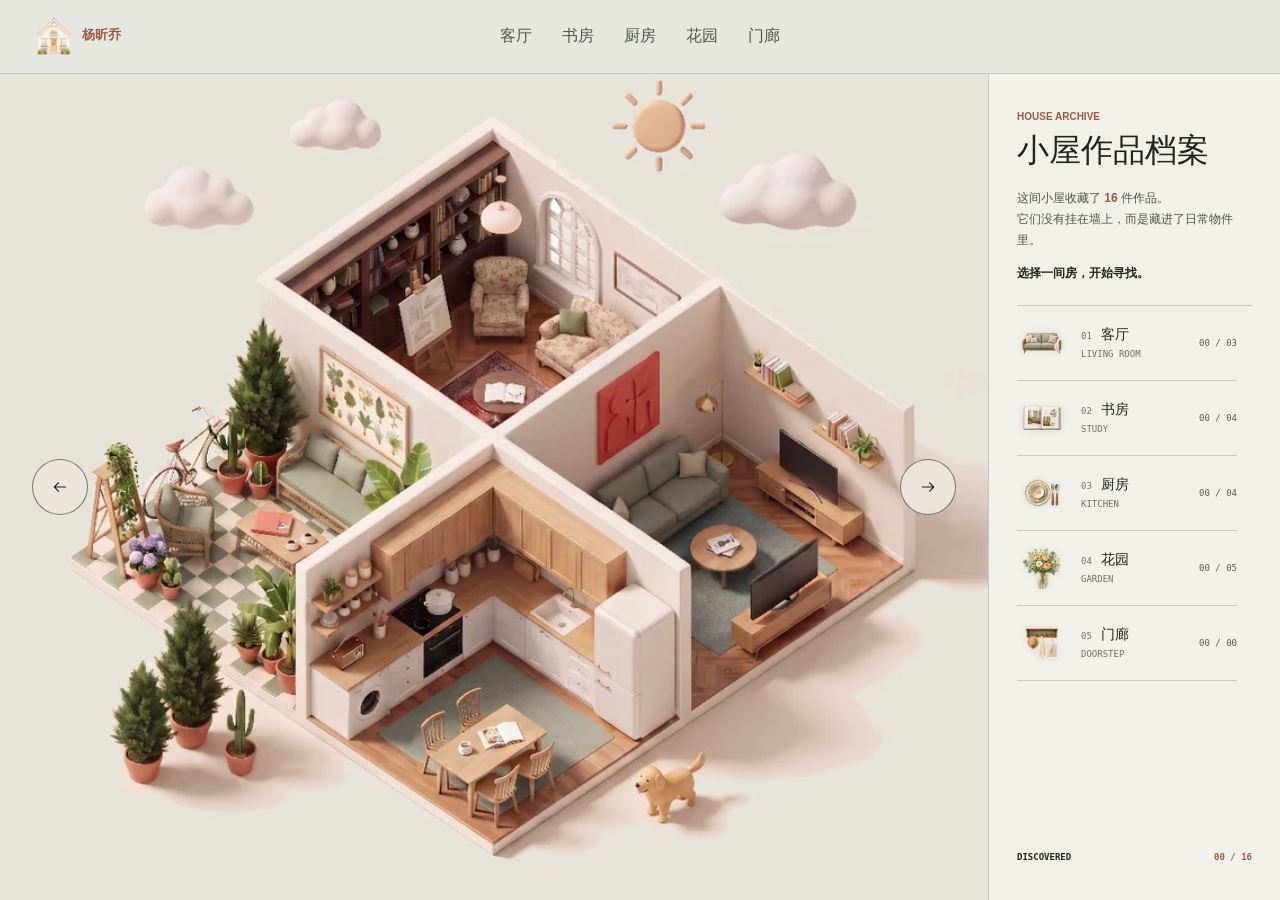
<file: rooms/doorstep/index.html>
<!doctype html><html lang="zh-CN"><head><meta charset="utf-8"><meta name="viewport" content="width=device-width,initial-scale=1,viewport-fit=cover"><link rel="icon" href="/favicon.svg" type="image/svg+xml"><meta name="theme-color" content="#ebe6de"><title>门廊 — 杨昕乔 Portfolio</title><link rel="preload" as="image" href="/assets/optimized/rooms/doorstep-house-final-768.webp" media="(min-width: 768px) and (max-width: 1280px)" fetchpriority="high"><link rel="preload" as="image" href="/assets/optimized/rooms/doorstep-house-final-1280.webp" media="(min-width: 1281px)" fetchpriority="high"><link rel="stylesheet" href="/styles/portfolio.css?v=183"></head><body><div id="app"></div><script type="module" src="/scripts/app.js?v=186"></script></body></html>
</file>
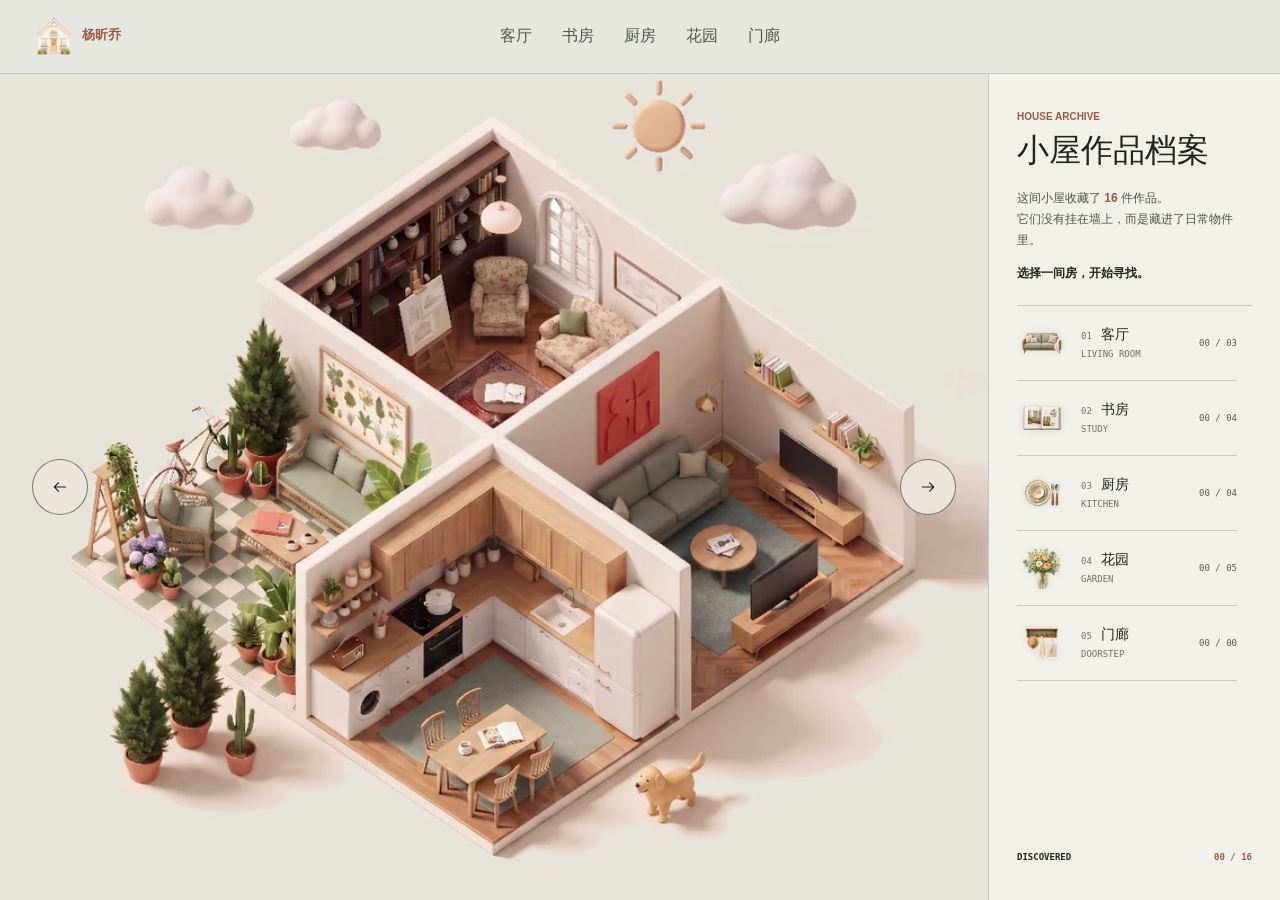
<file: rooms/garden/index.html>
<!doctype html><html lang="en"><head><meta charset="utf-8"><meta name="viewport" content="width=device-width,initial-scale=1,viewport-fit=cover"><link rel="icon" href="/favicon.svg" type="image/svg+xml"><title>Garden — 杨昕乔 Portfolio</title><link rel="stylesheet" href="/styles/portfolio.css?v=183"></head><body><div id="app"></div><script type="module" src="/scripts/app.js?v=186"></script></body></html>
</file>
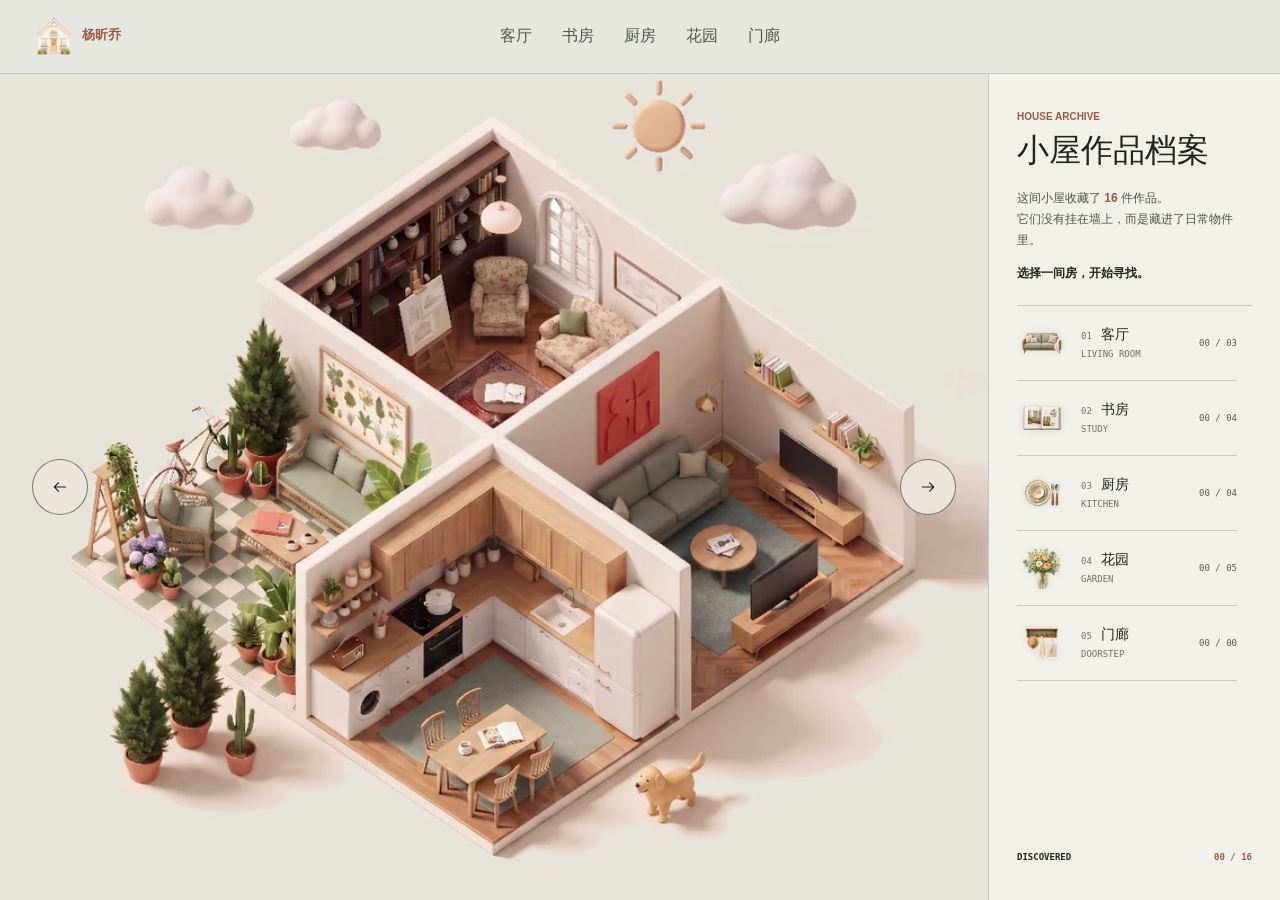
<file: rooms/kitchen/index.html>
<!doctype html><html lang="en"><head><meta charset="utf-8"><meta name="viewport" content="width=device-width,initial-scale=1,viewport-fit=cover"><link rel="icon" href="/favicon.svg" type="image/svg+xml"><title>Kitchen — 杨昕乔 Portfolio</title><link rel="stylesheet" href="/styles/portfolio.css?v=183"></head><body><div id="app"></div><script type="module" src="/scripts/app.js?v=186"></script></body></html>
</file>
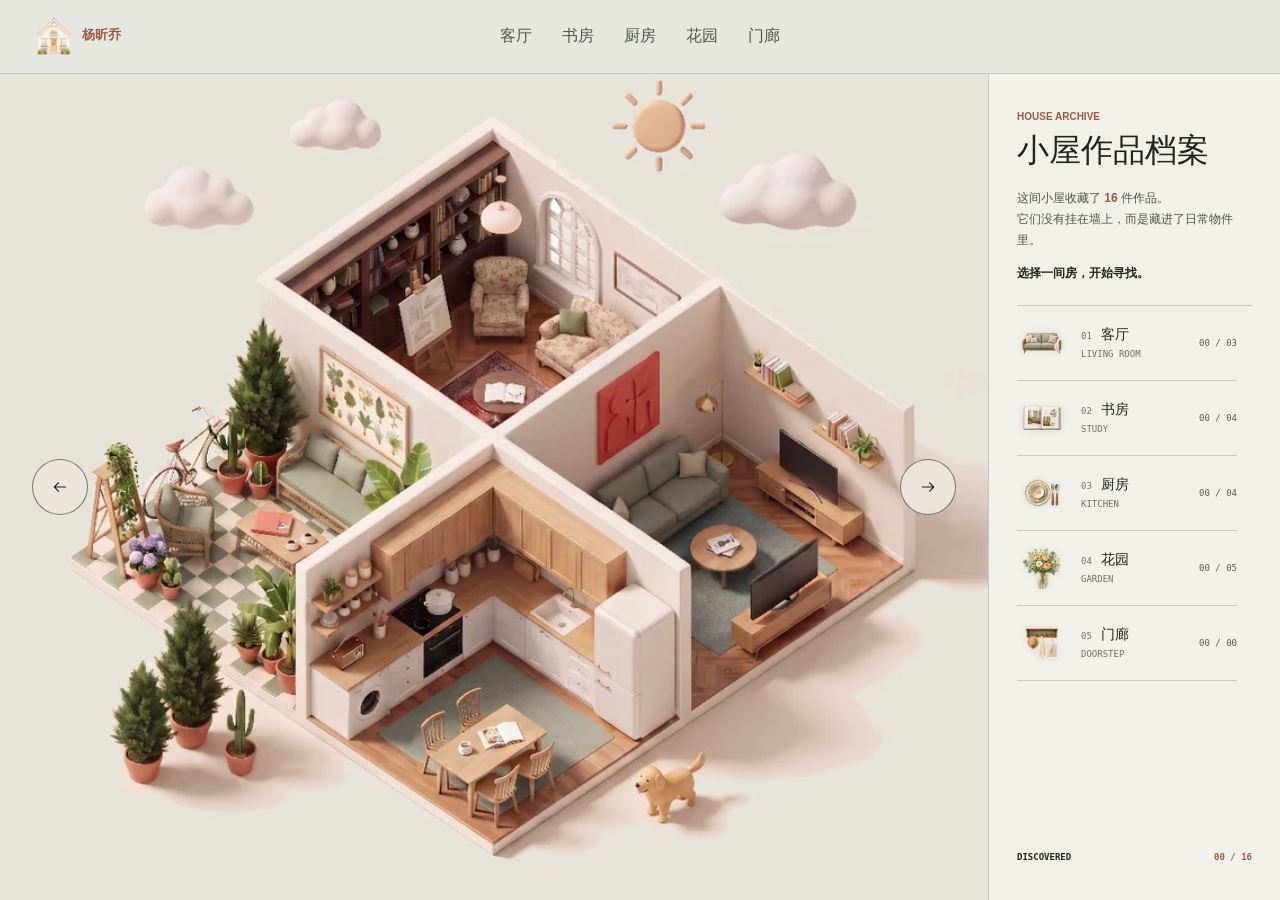
<file: rooms/living/index.html>
<!doctype html><html lang="en"><head><meta charset="utf-8"><meta name="viewport" content="width=device-width,initial-scale=1,viewport-fit=cover"><link rel="icon" href="/favicon.svg" type="image/svg+xml"><title>Living Room — 杨昕乔 Portfolio</title><link rel="stylesheet" href="/styles/portfolio.css?v=183"></head><body><div id="app"></div><script type="module" src="/scripts/app.js?v=186"></script></body></html>
</file>
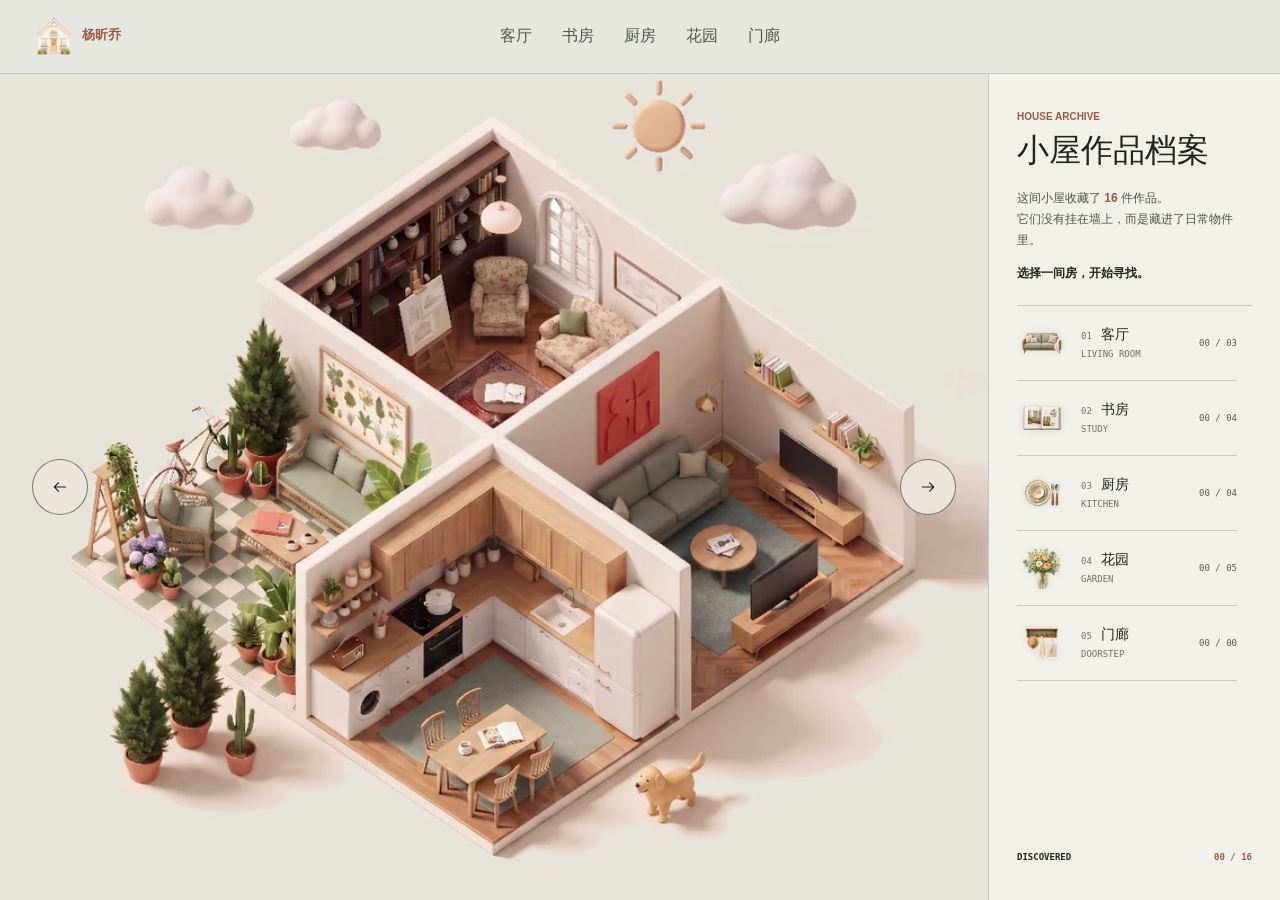
<file: rooms/study/index.html>
<!doctype html><html lang="en"><head><meta charset="utf-8"><meta name="viewport" content="width=device-width,initial-scale=1,viewport-fit=cover"><link rel="icon" href="/favicon.svg" type="image/svg+xml"><meta name="theme-color" content="#f1f0eb"><title>Study — 杨昕乔 Portfolio</title><link rel="stylesheet" href="/styles/portfolio.css?v=183"></head><body><div id="app"></div><script type="module" src="/scripts/app.js?v=186"></script></body></html>
</file>
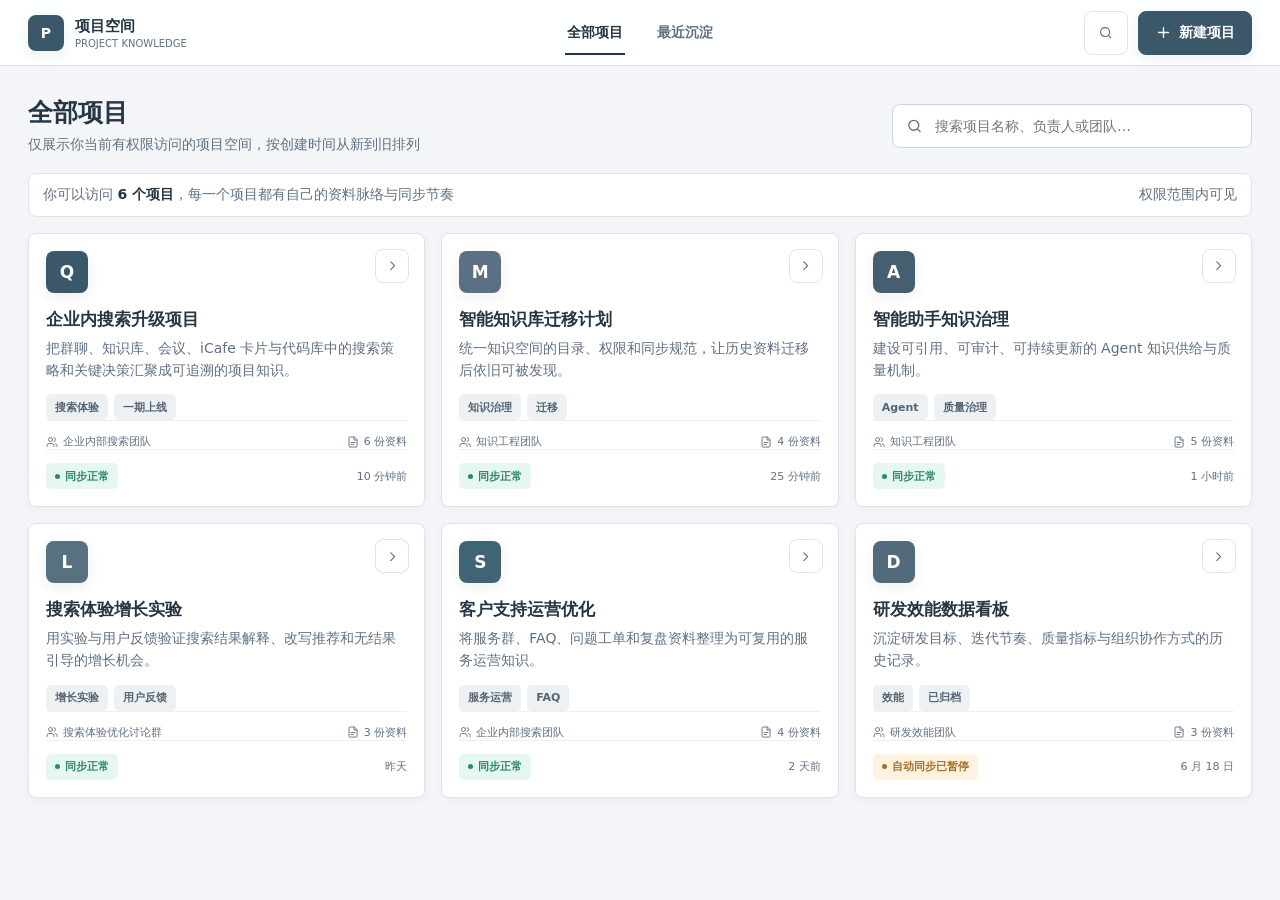
<file: assets/works/living-project-space-demo/index.html>
<!doctype html>
<html lang="zh-CN">
<head>
  <meta charset="utf-8">
  <meta name="viewport" content="width=device-width, initial-scale=1">
  <meta name="theme-color" content="#f3f5f8">
  <meta name="description" content="项目空间交互原型：集中浏览项目、沉淀资料并追溯原始内容。">
  <title>项目空间 Demo</title>
  <link rel="stylesheet" href="./demo.css">
</head>
<body>
  <div class="app-shell" id="app">
    <header class="topbar">
      <a class="brand" href="#projects" data-action="show-projects" aria-label="项目空间首页">
        <span class="brand-mark" aria-hidden="true">P</span>
        <span>
          <strong>项目空间</strong>
          <small>Project Knowledge</small>
        </span>
      </a>

      <nav class="topnav" aria-label="项目空间导航">
        <button class="topnav-item is-active" type="button" data-action="show-projects" aria-current="page">全部项目</button>
        <button class="topnav-item" type="button" data-action="open-recent">最近沉淀</button>
      </nav>

      <div class="topbar-actions">
        <button class="icon-button" type="button" data-action="open-search" aria-label="搜索项目和资料" title="搜索项目和资料">
          <svg viewBox="0 0 24 24" aria-hidden="true"><circle cx="11" cy="11" r="7"></circle><path d="m20 20-3.5-3.5"></path></svg>
        </button>
        <button class="button button-primary" type="button" data-action="open-create">
          <svg viewBox="0 0 24 24" aria-hidden="true"><path d="M12 5v14M5 12h14"></path></svg>
          新建项目
        </button>
      </div>
    </header>

    <main class="workspace" id="main-content">
      <section id="projects-view" aria-labelledby="projects-title"></section>
      <section id="detail-view" aria-labelledby="detail-title" hidden></section>
    </main>
  </div>

  <div id="modal-root"></div>
  <div id="drawer-root"></div>
  <div class="toast-region" id="toast-region" aria-live="polite" aria-atomic="true"></div>

  <script src="./demo.js" defer></script>
</body>
</html>
</file>
<file: styles/portfolio.css>
:root {
  --paper: #f1f0eb;
  /* Sampled from the outer pixels of doorstep-final.png. */
  --doorstep-canvas: #ebe6de;
  --paper-deep: #e4e4de;
  --ink: #20241f;
  --muted: #6d716a;
  --line: #c8cac2;
  --moss: #536355;
  --rust: #985b43;
  --header-height: 74px;
  --detail-width: 292px;
  --ease-editorial: cubic-bezier(0.22, 0.61, 0.36, 1);
  --page-exit-duration: 100ms;
  --page-enter-duration: 120ms;
  --page-transition-ease: cubic-bezier(0.22, 1, 0.36, 1);
}

/* Editorial content browser for the garden memory project. */
.document-modal.is-memory-experience .memory-hero + .memory-features { border-top: 0; }
.document-modal.is-memory-experience .memory-content-browser { grid-template-columns: minmax(230px, 34%) minmax(0, 1fr); gap: 32px; align-items: stretch; }
.document-modal.is-memory-experience .memory-content-browser nav { display: grid; gap: 8px; border: 0; }
.document-modal.is-memory-experience .memory-content-tab {
  position: relative;
  grid-template-columns: 32px minmax(0, 1fr);
  min-height: 72px;
  padding: 14px 14px 14px 18px;
  border: 0;
  border-left: 2px solid transparent;
  background: transparent;
  transition: background-color 180ms ease, border-color 180ms ease, transform 180ms ease;
}
.document-modal.is-memory-experience .memory-content-tab:hover { background: rgba(92,107,90,.06); transform: translateX(2px); }
.document-modal.is-memory-experience .memory-content-tab.is-active { background: rgba(92,107,90,.1); border-left-color: var(--accent-green); transform: translateX(4px); }
.document-modal.is-memory-experience .memory-content-tab span { padding-top: 2px; font: 11px/1 var(--font-mono); color: var(--accent-red); }
.document-modal.is-memory-experience .memory-content-tab strong { display: block; font: 600 15px/1.35 var(--font-serif); color: var(--ink-strong); }
.document-modal.is-memory-experience .memory-content-tab strong::after { content: "内容档案"; display: block; margin-top: 6px; font: 10px/1.3 var(--font-sans); color: var(--ink-soft); }
.document-modal.is-memory-experience .memory-content-detail {
  min-height: 320px;
  padding: 30px 32px;
  border: 1px solid var(--memory-line);
  border-top: 3px solid var(--accent-warm);
  background: var(--bg-warm);
  transition: opacity 180ms ease;
}
.document-modal.is-memory-experience .memory-detail-kicker { display: flex; justify-content: space-between; align-items: center; padding-bottom: 15px; border-bottom: 1px dashed var(--memory-line); }
.document-modal.is-memory-experience .memory-detail-kicker span { font: 13px/1 var(--font-mono); color: var(--accent-red); }
.document-modal.is-memory-experience .memory-detail-kicker small { font: 11px/1.3 var(--font-mono); color: var(--accent-green); letter-spacing: .04em; }
.document-modal.is-memory-experience .memory-content-detail .memory-content-function { margin-top: 24px; font: 600 12px/1.4 var(--font-sans); color: var(--accent-green); letter-spacing: .04em; }
.document-modal.is-memory-experience .memory-content-detail h4 { max-width: 22em; margin: 10px 0 16px; font: 600 23px/1.45 var(--font-serif); color: var(--ink-strong); }
.document-modal.is-memory-experience .memory-content-detail .memory-detail-lead { max-width: 46em; margin: 0; font: 14px/1.8 var(--font-serif); color: var(--ink-soft); }
.document-modal.is-memory-experience .memory-detail-notes { display: grid; grid-template-columns: repeat(3, 1fr); gap: 1px; margin-top: 28px; background: var(--memory-line); border: 1px solid var(--memory-line); }
.document-modal.is-memory-experience .memory-detail-notes span { padding: 10px 12px; background: var(--bg-cream); font: 11px/1.3 var(--font-mono); color: var(--ink-soft); text-align: center; }
@media (max-width: 767px) {
  .document-modal.is-memory-experience .memory-content-browser { grid-template-columns: 1fr; gap: 18px; }
  .document-modal.is-memory-experience .memory-content-browser nav { grid-template-columns: repeat(2, minmax(0, 1fr)); }
  .document-modal.is-memory-experience .memory-content-tab { min-height: 84px; padding: 12px; }
  .document-modal.is-memory-experience .memory-content-tab.is-active { transform: none; }
  .document-modal.is-memory-experience .memory-content-detail { min-height: 300px; padding: 24px 20px; }
  .document-modal.is-memory-experience .memory-content-detail h4 { font-size: 20px; }
}

* {
  box-sizing: border-box;
}

html {
  background: var(--paper);
  color: var(--ink);
  font-family: Arial, "Helvetica Neue", sans-serif;
  line-height: 1.4;
}

body {
  margin: 0;
  min-width: 320px;
  min-height: 100vh;
  min-height: 100svh;
  background: var(--paper);
}

body.is-document-open {
  overflow: hidden;
}

button,
a {
  color: inherit;
  font: inherit;
}

button {
  border: 0;
}

[hidden] {
  display: none !important;
}

.portfolio-shell {
  display: block;
  min-height: 100vh;
  min-height: 100svh;
}

.site-header {
  position: relative;
  z-index: 20;
  display: grid;
  min-height: var(--header-height);
  grid-template-columns: minmax(150px, 1fr) auto minmax(150px, 1fr);
  align-items: center;
  padding: 0 34px;
  border-bottom: 1px solid var(--line);
  background: rgba(231, 232, 225, 0.96);
}

.site-wordmark {
  display: inline-flex;
  align-items: center;
  gap: 8px;
  justify-self: start;
  min-height: 40px;
  color: var(--ink);
  cursor: pointer;
  font-size: 13px;
  font-weight: 700;
  text-decoration: none;
  white-space: nowrap;
  transition: color 200ms ease, transform 200ms ease, filter 220ms ease;
}

.brand-house {
  width: 40px;
  height: 40px;
  display: block;
  flex: 0 0 40px;
  object-fit: contain;
  background: transparent;
}

.site-wordmark:hover,
.site-wordmark:focus-visible,
.site-wordmark.is-current {
  color: var(--rust);
  transform: translateY(-1px);
}

.site-wordmark:hover,
.site-wordmark:focus-visible {
  filter:
    drop-shadow(0 0 4px rgba(239, 180, 95, 0.48))
    drop-shadow(0 0 9px rgba(255, 247, 223, 0.26));
}

.site-wordmark:focus-visible {
  outline: 2px solid color-mix(in srgb, var(--rust) 45%, transparent);
  outline-offset: 4px;
}

.detail-kicker,
.projects-label {
  color: var(--muted);
  font-size: 10px;
  font-weight: 700;
  letter-spacing: 0;
  text-transform: uppercase;
}

.top-navigation-list {
  display: grid;
  grid-auto-flow: column;
  gap: 30px;
  margin: 0;
  padding: 0;
  list-style: none;
}

.top-navigation-link {
  position: relative;
  display: inline-flex;
  min-height: 44px;
  align-items: center;
  padding: 3px 0;
  background: transparent;
  color: #50564e;
  text-decoration: none;
  transition: color 320ms cubic-bezier(0.22, 1, 0.36, 1);
}

.top-navigation-link::after {
  position: absolute;
  right: 0;
  bottom: 4px;
  left: 0;
  height: 2px;
  background: var(--rust);
  content: "";
  opacity: 0;
  transform: scaleX(0.35);
  transform-origin: center;
  transition: opacity 320ms cubic-bezier(0.22, 1, 0.36, 1), transform 320ms cubic-bezier(0.22, 1, 0.36, 1);
}

.top-navigation-link:hover,
.top-navigation-link:focus-visible,
.top-navigation-link[aria-current="page"] {
  font-weight: 700;
  color: var(--rust);
}

.top-navigation-link:hover::after,
.top-navigation-link:focus-visible::after,
.top-navigation-link[aria-current="page"]::after {
  opacity: 1;
  transform: scaleX(1);
}

.site-header[data-locked="true"] .top-navigation-link {
  cursor: wait;
  pointer-events: none;
}

.top-navigation {
  grid-column: 2;
  justify-self: center;
}

.portfolio-main {
  display: grid;
  position: relative;
  min-width: 0;
  min-height: calc(100svh - var(--header-height));
  grid-template-columns: minmax(0, 1fr) var(--detail-width);
  overflow: hidden;
}

.portfolio-main[data-page="overview"],
.portfolio-main[data-page="overview-enter"] {
  background: #e6e3db;
}

.visual-column {
  position: relative;
  display: grid;
  min-width: 0;
  place-items: center;
  padding: 24px;
  overflow: hidden;
  background: #ebe7df;
}

.portfolio-main[data-page="overview"] .visual-column,
.portfolio-main[data-page="overview-enter"] .visual-column {
  background: #e6e3db;
}

.portfolio-main[data-page="overview"] .room-detail,
.portfolio-main[data-page="overview-enter"] .room-detail {
  background: var(--paper);
  border-left-color: var(--line);
}

.visual-frame {
  position: relative;
  z-index: 1;
  width: min(100%, calc(100svh - var(--header-height) - 48px));
  max-height: calc(100svh - var(--header-height) - 48px);
}

.portfolio-main[data-page="overview"] .visual-column,
.portfolio-main[data-page="overview-enter"] .visual-column {
  overflow: visible;
}

.portfolio-main[data-page="overview"] .visual-frame,
.portfolio-main[data-page="overview-enter"] .visual-frame {
  transform: none;
}

.visual-stage {
  --overview-media-left: -42.6382%;
  --overview-media-top: -15.912%;
  --overview-media-width: 185.2763%;
  --overview-media-height: 131.824%;
  --focus-x: 50%;
  --focus-y: 50%;
  --focus-scale: 1.13;
  --focus-shift-x: 0px;
  --focus-shift-y: 0px;
  --incoming-start-x: 0%;
  --incoming-start-y: 0%;
  --incoming-start-scale: 0.55;
  --focus-blur: 6px;
  --incoming-start-blur: 6px;
  --switch-enter-x: 16px;
  --switch-exit-x: -12px;
  position: relative;
  width: 100%;
  aspect-ratio: 1;
  overflow: hidden;
  background: #ebe7df;
  isolation: isolate;
}

.visual-stage[data-view="overview"] {
  overflow: visible;
  background: #e6e3db;
}

.visual-stage[data-view="overview"] .visual-layer-current {
  right: auto;
  bottom: auto;
  left: var(--overview-media-left);
  top: var(--overview-media-top);
  width: var(--overview-media-width);
  height: var(--overview-media-height);
  object-fit: fill;
  clip-path: none;
}

.visual-layer {
  position: absolute;
  inset: 0;
  width: 100%;
  height: 100%;
  object-fit: contain;
  object-position: center;
  user-select: none;
  -webkit-user-drag: none;
}

.visual-layer-current {
  z-index: 1;
  opacity: 1;
  filter: none;
  transform: none;
}

.visual-stage[data-view="overview"] .visual-layer-current {
  filter: none;
}

.focus-room-layer {
  display: none;
}

.visual-layer-incoming {
  z-index: 4;
  opacity: 0;
}

.visual-layer-current,
.visual-layer-incoming {
  transition: opacity 180ms ease;
}

.visual-layer-incoming.is-ready {
  opacity: 1;
}

.visual-layer-current.is-swapping {
  opacity: 0;
}

/* Top-level navigation uses opacity only. Layout and the fixed shell stay put. */
.portfolio-main.is-page-fade .visual-frame,
.portfolio-main.is-page-fade .room-switch-controls,
.portfolio-main.is-page-fade .room-detail {
  will-change: opacity;
  transition: opacity var(--page-enter-duration) var(--page-transition-ease);
}

.portfolio-main.is-page-fade.is-page-exiting .visual-frame,
.portfolio-main.is-page-fade.is-page-exiting .room-switch-controls,
.portfolio-main.is-page-fade.is-page-exiting .room-detail {
  opacity: 0;
  pointer-events: none;
  transition-duration: var(--page-exit-duration);
}

.portfolio-main.is-page-fade.is-page-entering .visual-frame,
.portfolio-main.is-page-fade.is-page-entering .room-switch-controls,
.portfolio-main.is-page-fade.is-page-entering .room-detail {
  opacity: 0;
  pointer-events: none;
}

.hotspot-map {
  position: absolute;
  z-index: 5;
  inset: 0;
  width: 100%;
  height: 100%;
  pointer-events: none;
}

.visual-stage[data-view="overview"] .hotspot-map {
  right: auto;
  bottom: auto;
  left: var(--overview-media-left);
  top: var(--overview-media-top);
  width: var(--overview-media-width);
  height: var(--overview-media-height);
}

.room-object-map {
  position: absolute;
  z-index: 7;
  inset: 0;
  width: 100%;
  height: 100%;
  opacity: 0;
  pointer-events: none;
  transition: opacity 180ms ease;
}

.doorstep-object-map {
  position: absolute;
  z-index: 7;
  top: 50%;
  left: calc(50% + 82px);
  width: auto;
  height: min(86vh, 900px);
  max-width: none;
  max-height: calc(100% - 32px);
  overflow: visible;
  opacity: 0;
  pointer-events: none;
  transform: translate(-50%, -50%);
  transition: opacity 180ms ease;
}

.visual-stage[data-view="room"][data-room-id="doorstep"] .doorstep-object-map {
  opacity: 1;
  pointer-events: auto;
}

.visual-stage[data-room-id="doorstep"] .doorstep-object-map .room-object-group {
  opacity: 1;
  pointer-events: auto;
  visibility: visible;
}

.doorstep-object-map .room-object-glow {
  display: block;
  filter: none;
}

.doorstep-object-map .room-object-glow[data-object-id="doorstep-wechat"] {
  filter: url(#doorstep-wechat-outer-glow);
}

.doorstep-object-map .room-object-glow[data-object-id="doorstep-email"] {
  filter: url(#doorstep-email-outer-glow);
}

.doorstep-object-map .room-object-glow[data-object-id="doorstep-resume"] {
  filter: url(#doorstep-resume-outer-glow);
}

.doorstep-object-map .room-object-glow[data-object-id="doorstep-bilibili"] {
  filter: url(#doorstep-bilibili-outer-glow);
}

.doorstep-object-map .room-object-glow[data-object-id="doorstep-github"] {
  filter: url(#doorstep-github-outer-glow);
}

.visual-stage[data-view="room"]:is([data-room-id="study"], [data-room-id="kitchen"], [data-room-id="living"], [data-room-id="garden"]) .room-object-map {
  opacity: 1;
  pointer-events: auto;
}

.room-object-group {
  opacity: 0;
  pointer-events: none;
  visibility: hidden;
}

.visual-stage[data-room-id="study"] .room-object-group[data-room-id="study"],
.visual-stage[data-room-id="kitchen"] .room-object-group[data-room-id="kitchen"],
.visual-stage[data-room-id="living"] .room-object-group[data-room-id="living"],
.visual-stage[data-room-id="garden"] .room-object-group[data-room-id="garden"] {
  opacity: 1;
  pointer-events: auto;
  visibility: visible;
}

.room-object-hotspot {
  fill: rgba(255, 255, 255, 0.001);
  stroke: rgba(255, 255, 255, 0.001);
  stroke-width: 40;
  cursor: pointer;
  outline: none;
}

.room-object-hotspot:hover,
.room-object-hotspot:focus-visible {
  fill: rgba(255, 255, 255, 0.001);
  stroke: rgba(255, 255, 255, 0.001);
  outline: none;
}

.room-object-glow {
  opacity: 0;
  pointer-events: none;
  filter: url(#room-object-edge-glow);
  mix-blend-mode: screen;
  transition: opacity 180ms ease;
}

.room-object-glow[data-object-id="kitchen-pot"],
.room-object-glow[data-object-id="kitchen-plant"],
.room-object-glow[data-object-id="study-sofa"] {
  filter: url(#room-object-edge-glow-tight);
}

.room-object-glow[data-object-id="garden-bike"] {
  filter: url(#room-object-edge-glow-tight);
}

.room-object-glow[data-object-id="living-book"] {
  filter: url(#green-book-outer-glow);
}

.room-object-glow[data-object-id="garden-book"] {
  filter: url(#garden-red-book-outer-glow);
}

.room-object-hotspot:hover + .room-object-glow[data-object-id="garden-bike"],
.room-object-hotspot:focus-visible + .room-object-glow[data-object-id="garden-bike"],
.room-object-hotspot.is-directory-highlighted + .room-object-glow[data-object-id="garden-bike"] {
  opacity: 0.72;
}

.room-object-hotspot:hover + .room-object-glow,
.room-object-hotspot:focus-visible + .room-object-glow,
.room-object-hotspot.is-directory-highlighted + .room-object-glow {
  opacity: 0.94;
}

.interaction-toast {
  position: fixed;
  z-index: 1500;
  top: 50%;
  left: 50%;
  max-width: min(80vw, 280px);
  padding: 12px 20px;
  border: 1px solid rgba(255, 247, 223, .48);
  border-radius: 999px;
  background: rgba(82, 67, 54, .92);
  color: #fff7df;
  font: 15px/1.4 "Noto Serif SC", "Songti SC", serif;
  text-align: center;
  box-shadow: 0 10px 28px rgba(52, 42, 34, .18);
  opacity: 0;
  pointer-events: none;
  transform: translate(-50%, -50%) translateY(8px);
  transition: opacity 180ms ease, transform 180ms ease;
}

.interaction-toast.is-visible {
  opacity: 1;
  transform: translate(-50%, -50%);
}

.hotspot {
  fill: transparent;
  outline: none;
  pointer-events: auto;
  stroke: transparent;
  stroke-width: 8;
  vector-effect: non-scaling-stroke;
  cursor: pointer;
  transition: fill 160ms ease, stroke 160ms ease;
}

.hotspot-center {
  fill: transparent;
  pointer-events: none;
  stroke: transparent;
  stroke-width: 5;
  vector-effect: non-scaling-stroke;
}

.hotspot.is-highlighted {
  stroke: rgba(255, 247, 223, 0.9);
  stroke-width: 6;
  filter: drop-shadow(0 0 5px rgba(152, 91, 67, 0.42));
}

.show-hotspots .hotspot-1 {
  fill: rgba(58, 166, 99, 0.34);
}

.show-hotspots .hotspot-2 {
  fill: rgba(229, 151, 39, 0.34);
}

.show-hotspots .hotspot-3 {
  fill: rgba(49, 116, 211, 0.34);
}

.show-hotspots .hotspot-4 {
  fill: rgba(194, 58, 143, 0.34);
}

.show-hotspots .hotspot:hover,
.show-hotspots .hotspot.is-highlighted,
.show-hotspots .hotspot:focus-visible {
  stroke: rgba(255, 255, 255, 0.96);
  stroke-width: 10;
}

.show-hotspots .hotspot-center {
  fill: rgba(255, 255, 255, 0.95);
  stroke: var(--ink);
}

.visual-stage[data-view="room"] .hotspot-map,
.visual-stage[data-view="transition"] .hotspot-map {
  pointer-events: none;
  opacity: 0;
  transition: opacity 150ms ease;
}

.room-switch-controls {
  position: absolute;
  z-index: 8;
  inset: 0;
  pointer-events: none;
}

.room-switch-button {
  position: absolute;
  z-index: 8;
  top: 50%;
  display: grid;
  width: 56px;
  height: 56px;
  min-width: 56px;
  min-height: 56px;
  place-items: center;
  padding: 0;
  border: 1px solid rgba(27, 27, 24, 0.55);
  border-radius: 50%;
  background: rgba(235, 230, 222, 0.94);
  color: #1b1b18;
  cursor: pointer;
  pointer-events: auto;
  transform: translateY(-50%);
  transition: color 160ms ease, background-color 160ms ease, border-color 160ms ease, opacity 160ms ease, transform 100ms ease;
}

.room-switch-previous {
  left: 32px;
}

.room-switch-next {
  right: 32px;
}

.room-switch-icon {
  display: block;
  width: 20px;
  height: 20px;
  fill: none;
  stroke: currentColor;
  stroke-linecap: round;
  stroke-linejoin: round;
  stroke-width: 1.5;
  transition: transform 160ms ease;
}

.room-switch-button:not(:disabled):hover {
  background: #1b1b18;
  border-color: #1b1b18;
  color: #f4f1ea;
}

.room-switch-previous:not(:disabled):hover .room-switch-icon {
  transform: translateX(-3px);
}

.room-switch-next:not(:disabled):hover .room-switch-icon {
  transform: translateX(3px);
}

.room-switch-button:not(:disabled):active {
  transform: translateY(-50%) scale(0.96);
}

.room-switch-button:focus-visible {
  outline: 2px solid var(--rust);
  outline-offset: 3px;
}

.room-switch-button:disabled {
  cursor: wait;
  opacity: 0.28;
}

.room-detail {
  display: flex;
  max-height: calc(100svh - var(--header-height));
  min-width: 0;
  flex-direction: column;
  padding: 36px 28px 28px;
  border-left: 1px solid var(--line);
  overflow: hidden;
  opacity: 0;
  visibility: hidden;
  transition: opacity 250ms ease, visibility 0s 250ms;
}

.room-detail.is-visible {
  opacity: 1;
  visibility: visible;
  transition-delay: 0ms;
}

.room-detail.is-visible.is-updating {
  opacity: 0;
  transition: opacity 180ms ease;
}

.detail-kicker {
  margin: 0 0 15px;
  color: var(--rust);
}

.detail-title {
  max-width: 100%;
  margin: 0;
  font-family: Georgia, "Times New Roman", serif;
  font-size: 42px;
  font-weight: 400;
  line-height: 0.98;
  overflow-wrap: anywhere;
}

.detail-description {
  margin: 24px 0 44px;
  color: #555b53;
  font-size: 13px;
  line-height: 1.75;
}

.projects-section {
  margin-top: 0;
}

.projects-label {
  margin: 0 0 11px;
  color: var(--ink);
}

.project-list {
  margin: 0;
  padding: 0;
  border-top: 1px solid var(--line);
  list-style: none;
}

.project-list li {
  border-bottom: 1px solid var(--line);
}

.project-link {
  display: grid;
  min-height: 64px;
  grid-template-columns: 24px minmax(0, 1fr) auto;
  align-items: start;
  gap: 4px;
  padding: 13px 0 11px;
  color: #3f443e;
  text-decoration: none;
  transition: color 180ms ease, padding 180ms ease;
}

.project-link:hover,
.project-link:focus-visible {
  padding-left: 3px;
  color: var(--rust);
}

.project-link:focus-visible {
  outline: 2px solid var(--rust);
  outline-offset: 3px;
}

.project-number {
  color: var(--muted);
  font-size: 9px;
  padding-top: 2px;
}

.project-copy {
  display: grid;
  gap: 4px;
  min-width: 0;
}

.project-title {
  font-family: Georgia, "Times New Roman", serif;
  font-size: 13px;
  line-height: 1.25;
  overflow-wrap: anywhere;
}

.project-type,
.project-year {
  color: var(--muted);
  font-size: 9px;
  text-transform: uppercase;
}

.project-year {
  padding-top: 2px;
}

.exploration-directory {
  display: flex;
  min-height: 0;
  flex: 1;
  flex-direction: column;
}

.exploration-header {
  flex: none;
}

.exploration-kicker {
  margin: 0 0 10px;
  color: var(--rust);
  font-size: 10px;
  font-weight: 700;
  line-height: 1.3;
  text-transform: uppercase;
}

.exploration-title {
  max-width: 100%;
  margin: 0;
  color: var(--ink);
  font-family: Georgia, "Times New Roman", serif;
  font-size: 32px;
  font-weight: 400;
  line-height: 1.08;
}

.exploration-title[tabindex="-1"]:focus {
  outline: none;
}

.exploration-intro {
  margin: 20px 0 0;
  color: #4f554e;
  font-size: 12px;
  line-height: 1.78;
}

.exploration-intro strong {
  color: var(--rust);
  font-weight: 700;
}

.exploration-prompt {
  margin: 13px 0 24px;
  color: var(--ink);
  font-size: 12px;
  font-weight: 700;
}

.directory-list {
  margin: 0;
  padding: 0;
  border-top: 1px solid var(--line);
  list-style: none;
}

.directory-list li {
  border-bottom: 1px solid var(--line);
}

.directory-row {
  display: grid;
  width: 100%;
  min-width: 0;
  min-height: 74px;
  grid-template-columns: 54px minmax(0, 1fr) auto;
  align-items: center;
  gap: 10px;
  padding: 9px 0;
  background: transparent;
  color: var(--ink);
  cursor: pointer;
  text-align: left;
  transition: color 220ms ease, opacity 220ms ease;
}

.directory-row:focus-visible {
  outline: 2px solid var(--rust);
  outline-offset: -2px;
}

.room-directory-row .directory-thumb {
  position: relative;
  z-index: 1;
  width: 50px;
  height: 54px;
  padding: 3px 4px;
  box-sizing: border-box;
  overflow: hidden;
}

.room-directory-row .directory-thumb img {
  position: relative;
  z-index: 1;
  width: 42px;
  height: 48px;
  max-width: 100%;
  max-height: 100%;
  object-fit: contain;
  filter: drop-shadow(0 0 3px rgba(176, 138, 74, 0.24));
  transform: none;
}

.room-directory-row:hover .directory-thumb img,
.room-directory-row:focus-visible .directory-thumb img,
.room-directory-row.is-active .directory-thumb img {
  filter: drop-shadow(0 0 5px rgba(176, 138, 74, 0.5));
  transform: scale(1.04);
}

.directory-row.is-muted {
  opacity: 0.55;
}

.directory-row.is-active,
.directory-row.is-selected {
  opacity: 1;
}

.directory-thumb {
  display: grid;
  width: 54px;
  height: 54px;
  place-items: center;
  overflow: visible;
}

.directory-thumb img {
  display: block;
  width: 100%;
  height: 100%;
  object-fit: contain;
  transform-origin: center;
  transition: filter 240ms ease, transform 240ms var(--ease-editorial);
}

.object-directory-row[data-object-id="garden-cushion-03"] .directory-thumb img {
  object-fit: cover;
}

.object-directory-row[data-object-id="living-tv"] .directory-thumb img {
  position: relative;
  z-index: 1;
  width: 42px;
  height: 48px;
  max-width: 100%;
  max-height: 100%;
  filter: drop-shadow(0 0 3px rgba(176, 138, 74, 0.28));
  transform: none;
}

.object-directory-row[data-object-id="living-tv"] .directory-thumb {
  position: relative;
  z-index: 1;
  width: 50px;
  height: 54px;
  padding: 3px 4px;
  box-sizing: border-box;
  overflow: hidden;
}

.object-directory-row[data-room-id="study"] .directory-thumb {
  position: relative;
  z-index: 1;
  width: 50px;
  height: 54px;
  padding: 3px 4px;
  box-sizing: border-box;
  overflow: hidden;
}

.object-directory-row[data-room-id="study"] .directory-thumb img {
  position: relative;
  z-index: 1;
  width: 42px;
  height: 48px;
  max-width: 100%;
  max-height: 100%;
  object-fit: contain;
  filter: drop-shadow(0 0 3px rgba(176, 138, 74, 0.24));
  transform: none;
}

.object-directory-row[data-room-id="study"]:hover .directory-thumb img,
.object-directory-row[data-room-id="study"]:focus-visible .directory-thumb img,
.object-directory-row[data-room-id="study"].is-active .directory-thumb img {
  filter: drop-shadow(0 0 5px rgba(176, 138, 74, 0.5));
  transform: scale(1.04);
}

.object-directory-row[data-room-id="kitchen"] .directory-thumb {
  position: relative;
  z-index: 1;
  width: 50px;
  height: 54px;
  padding: 3px 4px;
  box-sizing: border-box;
  overflow: hidden;
}

.object-directory-row[data-room-id="kitchen"] .directory-thumb img {
  position: relative;
  z-index: 1;
  width: 42px;
  height: 48px;
  max-width: 100%;
  max-height: 100%;
  object-fit: contain;
  filter: drop-shadow(0 0 3px rgba(176, 138, 74, 0.24));
  transform: none;
}

.object-directory-row[data-room-id="kitchen"]:hover .directory-thumb img,
.object-directory-row[data-room-id="kitchen"]:focus-visible .directory-thumb img,
.object-directory-row[data-room-id="kitchen"].is-active .directory-thumb img {
  filter: drop-shadow(0 0 5px rgba(176, 138, 74, 0.5));
  transform: scale(1.04);
}

.object-directory-row[data-room-id="garden"] .directory-thumb {
  position: relative;
  z-index: 1;
  width: 50px;
  height: 54px;
  padding: 3px 4px;
  box-sizing: border-box;
  overflow: hidden;
}

.object-directory-row[data-room-id="garden"] .directory-thumb img {
  position: relative;
  z-index: 1;
  width: 42px;
  height: 48px;
  max-width: 100%;
  max-height: 100%;
  object-fit: contain;
  filter: drop-shadow(0 0 3px rgba(176, 138, 74, 0.24));
  transform: none;
}

.object-directory-row[data-room-id="garden"]:hover .directory-thumb img,
.object-directory-row[data-room-id="garden"]:focus-visible .directory-thumb img,
.object-directory-row[data-room-id="garden"].is-active .directory-thumb img {
  filter: drop-shadow(0 0 5px rgba(176, 138, 74, 0.5));
  transform: scale(1.04);
}

.object-directory-row[data-object-id="living-tv"]:hover .directory-thumb img,
.object-directory-row[data-object-id="living-tv"]:focus-visible .directory-thumb img,
.object-directory-row[data-object-id="living-tv"].is-active .directory-thumb img {
  filter: drop-shadow(0 0 5px rgba(176, 138, 74, 0.52));
  transform: scale(1.04);
}

.directory-row.is-active .directory-thumb img,
.directory-row:hover .directory-thumb img,
.directory-row:focus-visible .directory-thumb img {
  transform: translateX(-5px) translateY(-3px) rotate(-2deg) scale(1.06);
}

.directory-copy,
.directory-name-line {
  min-width: 0;
}

.directory-copy {
  display: grid;
  gap: 4px;
}

.directory-name-line {
  display: flex;
  align-items: baseline;
  gap: 9px;
}

.directory-number {
  flex: none;
  color: var(--muted);
  font-family: ui-monospace, SFMono-Regular, Menlo, Monaco, Consolas, monospace;
  font-size: 9px;
}

.directory-name {
  position: relative;
  min-width: 0;
  font-family: Georgia, "Times New Roman", serif;
  font-size: 14px;
  line-height: 1.25;
  overflow-wrap: anywhere;
}

.directory-name::after {
  position: absolute;
  right: 0;
  bottom: -3px;
  left: 0;
  height: 1px;
  background: var(--rust);
  content: "";
  opacity: 0;
  transform: scaleX(0.35);
  transform-origin: left;
  transition: opacity 220ms ease, transform 220ms ease;
}

.directory-row.is-active .directory-name::after,
.directory-row:hover .directory-name::after,
.directory-row:focus-visible .directory-name::after {
  opacity: 1;
  transform: scaleX(1);
}

.directory-meta,
.directory-progress,
.directory-item-status,
.directory-total,
.room-directory-summary {
  color: var(--muted);
  font-family: ui-monospace, SFMono-Regular, Menlo, Monaco, Consolas, monospace;
  font-size: 9px;
  text-transform: uppercase;
}

.directory-progress {
  justify-self: end;
  color: #555b53;
  white-space: nowrap;
  transition: color 220ms ease;
}

.directory-row.is-active .directory-progress,
.directory-row:hover .directory-progress,
.directory-row:focus-visible .directory-progress,
.directory-row.is-complete .directory-progress {
  color: var(--rust);
  font-weight: 700;
}

.directory-total {
  display: flex;
  min-height: 46px;
  align-items: center;
  justify-content: space-between;
  margin-top: auto;
  padding-top: 16px;
  color: var(--ink);
  font-weight: 700;
}

.directory-total strong {
  color: var(--rust);
  font-weight: 700;
}

.room-directory-header {
  position: relative;
  z-index: 2;
  padding-bottom: 22px;
  background: var(--paper);
}

.room-directory-header .exploration-title {
  font-size: 42px;
}

.room-directory-summary {
  display: flex;
  justify-content: space-between;
  margin-top: 24px;
  padding-top: 13px;
  border-top: 1px solid var(--line);
}

.room-directory-summary strong {
  color: var(--rust);
}

.object-directory-list {
  min-height: 0;
  flex: 1;
  overflow-x: hidden;
  overflow-y: auto;
  overscroll-behavior: contain;
  scrollbar-color: var(--line) transparent;
  scrollbar-width: thin;
}

.object-directory-row {
  min-height: 86px;
  grid-template-columns: 58px minmax(0, 1fr);
  align-content: center;
}

.directory-thumb-object {
  width: 58px;
  height: 58px;
  grid-row: 1 / span 2;
}

.object-directory-row .directory-copy {
  align-self: end;
}

.directory-item-status {
  grid-column: 2;
  align-self: start;
  margin-top: 2px;
  color: #666b64;
}

.object-directory-row.is-viewed {
  opacity: 0.62;
}

.object-directory-row.is-viewed .directory-thumb img {
  filter: saturate(0.7);
}

.object-directory-row.is-viewed[data-object-id="living-tv"] .directory-thumb img {
  filter: saturate(0.82) drop-shadow(0 0 3px rgba(176, 138, 74, 0.28));
}

.object-directory-row.is-viewed[data-object-id="living-tv"]:hover .directory-thumb img,
.object-directory-row.is-viewed[data-object-id="living-tv"]:focus-visible .directory-thumb img,
.object-directory-row.is-viewed[data-object-id="living-tv"].is-active .directory-thumb img {
  filter: saturate(0.94) drop-shadow(0 0 5px rgba(176, 138, 74, 0.52));
}

.object-directory-row.is-viewed[data-room-id="study"] .directory-thumb img {
  filter: saturate(0.82) drop-shadow(0 0 3px rgba(176, 138, 74, 0.24));
}

.object-directory-row.is-viewed[data-room-id="study"]:hover .directory-thumb img,
.object-directory-row.is-viewed[data-room-id="study"]:focus-visible .directory-thumb img,
.object-directory-row.is-viewed[data-room-id="study"].is-active .directory-thumb img {
  filter: saturate(0.94) drop-shadow(0 0 5px rgba(176, 138, 74, 0.5));
}

.object-directory-row.is-viewed[data-room-id="kitchen"] .directory-thumb img {
  filter: saturate(0.82) drop-shadow(0 0 3px rgba(176, 138, 74, 0.24));
}

.object-directory-row.is-viewed[data-room-id="kitchen"]:hover .directory-thumb img,
.object-directory-row.is-viewed[data-room-id="kitchen"]:focus-visible .directory-thumb img,
.object-directory-row.is-viewed[data-room-id="kitchen"].is-active .directory-thumb img {
  filter: saturate(0.94) drop-shadow(0 0 5px rgba(176, 138, 74, 0.5));
}

.object-directory-row.is-viewed[data-room-id="garden"] .directory-thumb img {
  filter: saturate(0.82) drop-shadow(0 0 3px rgba(176, 138, 74, 0.24));
}

.object-directory-row.is-viewed[data-room-id="garden"]:hover .directory-thumb img,
.object-directory-row.is-viewed[data-room-id="garden"]:focus-visible .directory-thumb img,
.object-directory-row.is-viewed[data-room-id="garden"].is-active .directory-thumb img {
  filter: saturate(0.94) drop-shadow(0 0 5px rgba(176, 138, 74, 0.5));
}

.object-directory-row.is-viewed:hover,
.object-directory-row.is-viewed:focus-visible,
.object-directory-row.is-viewed.is-active {
  opacity: 0.85;
}

.object-directory-row.is-viewed .directory-item-status {
  color: var(--moss);
  font-weight: 700;
}

.directory-empty {
  margin: 0;
  padding: 22px 0;
  border-top: 1px solid var(--line);
  border-bottom: 1px solid var(--line);
  color: var(--muted);
  font-size: 12px;
}

.overview-directory.is-committing .directory-row.is-selected {
  transform: translateY(-5px);
  transition: color 220ms ease, opacity 220ms ease, transform 360ms var(--ease-editorial);
}

.room-detail.is-level-entering .exploration-directory {
  animation: directory-level-enter 420ms var(--ease-editorial) both;
}

@keyframes directory-level-enter {
  from {
    opacity: 0;
    transform: translateY(12px);
  }
  to {
    opacity: 1;
    transform: translateY(0);
  }
}

.document-modal {
  position: fixed;
  z-index: 100;
  inset: 0;
  isolation: isolate;
}

.document-modal-backdrop {
  position: absolute;
  z-index: 0;
  inset: 0;
  background: rgba(67, 76, 65, 0.9);
}

.document-modal.is-transparent-document .document-modal-backdrop {
  background: #434c41;
}

.document-modal-dialog {
  position: absolute;
  z-index: 1;
  inset: 0;
  pointer-events: none;
}

.document-modal-scroll:focus-visible,
.document-modal-close:focus-visible {
  outline: 2px solid rgba(255, 246, 224, 0.96);
  outline-offset: -5px;
}

.document-modal-close {
  position: fixed;
  z-index: 3;
  top: 22px;
  right: 24px;
  display: grid;
  width: 48px;
  height: 48px;
  place-items: center;
  padding: 0;
  border: 1px solid rgba(83, 99, 85, 0.4);
  border-radius: 50%;
  background: rgba(241, 240, 235, 0.94);
  color: var(--moss);
  cursor: pointer;
  pointer-events: auto;
  box-shadow: 0 0 22px rgba(255, 239, 212, 0.36), 0 8px 22px rgba(32, 36, 31, 0.2);
  transition: color 180ms ease, border-color 180ms ease, background-color 180ms ease;
}

.document-modal-close:hover {
  border-color: rgba(152, 91, 67, 0.64);
  background: #f8f3e9;
  color: var(--rust);
}

.document-modal-close svg {
  display: block;
  fill: none;
  stroke: currentColor;
  stroke-linecap: round;
  stroke-width: 1.8;
}

.document-plan-button {
  position: fixed;
  z-index: 3;
  top: 22px;
  right: 88px;
  display: inline-flex;
  min-height: 42px;
  align-items: center;
  gap: 9px;
  padding: 0 15px;
  border: 1px solid rgba(255, 246, 224, 0.3);
  border-radius: 999px;
  background: rgba(241, 240, 235, 0.94);
  color: var(--moss);
  cursor: pointer;
  pointer-events: auto;
  font-size: 12px;
  letter-spacing: 0.02em;
  box-shadow: 0 0 18px rgba(255, 239, 212, 0.24), 0 7px 18px rgba(32, 36, 31, 0.16);
  transition: color 180ms ease, border-color 180ms ease, background-color 180ms ease, transform 180ms ease;
}

.document-plan-button:hover {
  border-color: rgba(152, 91, 67, 0.55);
  background: #f8f3e9;
  color: var(--rust);
  transform: translateY(-1px);
}

.document-plan-button:focus-visible {
  outline: 2px solid rgba(255, 246, 224, 0.96);
  outline-offset: 3px;
}

.setup-plan-overlay {
  position: fixed;
  z-index: 220;
  inset: 0;
  display: grid;
  place-items: center;
  padding: clamp(18px, 4vw, 56px);
  isolation: isolate;
}

.setup-plan-backdrop {
  position: absolute;
  inset: 0;
  background: rgba(27, 36, 31, 0.78);
  backdrop-filter: blur(5px);
}

.setup-plan-dialog {
  position: relative;
  z-index: 1;
  display: flex;
  width: min(920px, 94vw);
  max-height: min(86vh, 920px);
  flex-direction: column;
  overflow: hidden;
  border: 1px solid rgba(241, 240, 235, 0.34);
  border-radius: 10px;
  background: #f5f1e8;
  color: #434c41;
  box-shadow: 0 28px 80px rgba(16, 22, 18, 0.32);
}

.setup-plan-header {
  display: flex;
  align-items: flex-start;
  justify-content: space-between;
  gap: 24px;
  padding: 26px clamp(22px, 4vw, 44px) 20px;
  border-bottom: 1px solid rgba(67, 76, 65, 0.18);
  background: rgba(255, 252, 245, 0.72);
}

.setup-plan-kicker {
  margin: 0 0 7px;
  color: #986047;
  font: 700 10px/1.3 var(--font-mono);
  letter-spacing: 0.08em;
}

.setup-plan-header h2 {
  margin: 0;
  color: #434c41;
  font: 600 clamp(24px, 3vw, 34px)/1.15 var(--font-serif);
}

.setup-plan-close {
  display: grid;
  width: 38px;
  height: 38px;
  flex: 0 0 38px;
  place-items: center;
  border: 1px solid rgba(67, 76, 65, 0.28);
  border-radius: 50%;
  background: transparent;
  color: #434c41;
  cursor: pointer;
  font-size: 24px;
  font-weight: 300;
  line-height: 1;
  transition: color 180ms ease, border-color 180ms ease, background-color 180ms ease;
}

.setup-plan-close:hover,
.setup-plan-close:focus-visible {
  border-color: rgba(152, 91, 67, 0.58);
  background: rgba(152, 91, 67, 0.08);
  color: #986047;
}

.setup-plan-close:focus-visible {
  outline: 2px solid rgba(152, 91, 67, 0.32);
  outline-offset: 3px;
}

.setup-plan-scroll {
  min-height: 0;
  overflow: auto;
  padding: clamp(24px, 4vw, 48px) clamp(22px, 5vw, 64px) 56px;
  overscroll-behavior: contain;
  scrollbar-color: rgba(67, 76, 65, 0.45) transparent;
  scrollbar-width: thin;
}

.setup-plan-content {
  width: min(720px, 100%);
  margin: 0 auto;
}

.setup-plan-content h1,
.setup-plan-content h2,
.setup-plan-content h3 {
  color: #434c41;
  font-family: var(--font-serif);
}

.setup-plan-content h1 {
  margin: 0 0 8px;
  font-size: clamp(25px, 3vw, 36px);
  line-height: 1.2;
}

.setup-plan-content h2 {
  margin: 38px 0 12px;
  padding-top: 16px;
  border-top: 1px solid rgba(67, 76, 65, 0.2);
  font-size: 22px;
  line-height: 1.35;
}

.setup-plan-content h3 {
  margin: 26px 0 8px;
  color: #986047;
  font-size: 17px;
  line-height: 1.4;
}

.setup-plan-content p,
.setup-plan-list,
.setup-plan-code {
  margin: 0 0 13px;
  color: #60675f;
  font: 14px/1.85 var(--font-serif);
}

.setup-plan-content h1 + p {
  color: #986047;
  font-size: 16px;
}

.setup-plan-list {
  padding-left: 1.35em;
}

.setup-plan-list li {
  padding-left: 4px;
  margin-bottom: 5px;
}

.setup-plan-code {
  overflow-x: auto;
  margin: 12px 0 18px;
  padding: 14px 16px;
  border-left: 2px solid rgba(152, 91, 67, 0.48);
  background: rgba(230, 226, 217, 0.58);
  color: #50594f;
  font-family: var(--font-mono);
  font-size: 12px;
  line-height: 1.65;
  white-space: pre;
}

.setup-plan-loading,
.setup-plan-error {
  color: #986047;
  font-size: 16px;
}

.document-modal-scroll {
  display: flex;
  align-items: flex-start;
  width: 100%;
  height: 100%;
  padding: 78px clamp(28px, 5vw, 84px) 58px;
  overflow-x: auto;
  overflow-y: auto;
  overscroll-behavior: contain;
  pointer-events: auto;
  scrollbar-color: rgba(241, 240, 235, 0.46) transparent;
  scrollbar-width: thin;
}

.document-pages {
  display: grid;
  width: min(960px, 100%);
  gap: 30px;
  margin: 0 auto;
}

.document-pages.is-comparison {
  width: min(1320px, 100%);
  grid-template-columns: minmax(0, 2fr) minmax(0, 1fr);
  align-items: start;
  gap: clamp(20px, 3vw, 48px);
}

.document-column {
  min-width: 0;
}

.document-pages.is-comparison .document-column {
  max-height: calc(100svh - 136px);
  padding: 0 12px 24px 0;
  overflow-x: hidden;
  overflow-y: auto;
  overscroll-behavior: contain;
  scrollbar-color: rgba(241, 240, 235, 0.46) transparent;
  scrollbar-width: thin;
}

.document-column-heading {
  position: sticky;
  z-index: 1;
  top: 0;
  margin: 0 0 16px;
  padding: 0 2px 12px;
  border-bottom: 1px solid rgba(241, 240, 235, 0.26);
  background: rgba(67, 76, 65, 0.96);
}

.document-column-heading h2 {
  margin: 0;
  color: #fff6e0;
  font-family: Georgia, "Times New Roman", serif;
  font-size: 17px;
  font-weight: 700;
  line-height: 1.2;
}

.document-column-heading p {
  margin: 5px 0 0;
  color: rgba(255, 246, 224, 0.68);
  font-size: 11px;
  line-height: 1.35;
}

.document-column-pages {
  display: grid;
  gap: 30px;
}

.work-intro {
  display: grid;
  min-height: min(620px, calc(100svh - 136px));
  grid-template-columns: minmax(250px, 0.72fr) minmax(420px, 1.28fr);
  grid-template-areas:
    "copy cover"
    "action cover";
  align-items: center;
  gap: 22px clamp(30px, 5vw, 68px);
  padding: clamp(34px, 6vh, 66px) 0;
  border-top: 1px solid rgba(255, 246, 224, 0.2);
  border-bottom: 1px solid rgba(255, 246, 224, 0.2);
}

.work-intro-copy {
  grid-area: copy;
  align-self: end;
}

.work-intro-kicker {
  margin: 0 0 18px;
  color: #b7ff45;
  font-size: 11px;
  font-weight: 700;
  letter-spacing: 0;
}

.work-intro h2 {
  max-width: 11em;
  margin: 0;
  color: #fff6e0;
  font-family: Georgia, "Times New Roman", serif;
  font-size: 34px;
  font-weight: 700;
  line-height: 1.22;
  letter-spacing: 0;
  text-wrap: balance;
}

.work-intro-summary {
  max-width: 31em;
  margin: 22px 0 0;
  color: rgba(255, 246, 224, 0.74);
  font-size: 14px;
  line-height: 1.8;
}

.work-intro-cover {
  grid-area: cover;
  align-self: center;
  width: 100%;
  margin: 0;
  overflow: hidden;
  border: 1px solid rgba(255, 246, 224, 0.26);
  border-radius: 7px;
  background: #eef0f4;
  box-shadow: 0 24px 54px rgba(23, 23, 23, 0.24);
}

.work-intro-cover img {
  display: block;
  width: 100%;
  height: auto;
  aspect-ratio: 16 / 9;
  object-fit: cover;
}

.work-intro-action {
  grid-area: action;
  align-self: start;
}

.work-cta {
  position: relative;
  display: inline-flex;
  min-height: 48px;
  align-items: center;
  justify-content: space-between;
  gap: 18px;
  padding: 14px 18px 14px 20px;
  overflow: hidden;
  border: 1px solid rgba(255, 255, 255, 0.16);
  border-radius: 7px;
  background: #171717;
  color: #fff;
  cursor: pointer;
  font-size: 13px;
  font-weight: 700;
  letter-spacing: 0;
  text-decoration: none;
  transition: background-color 180ms ease, border-color 180ms ease;
}

.work-cta::before {
  content: "";
  width: 3px;
  align-self: stretch;
  flex: 0 0 3px;
  border-radius: 2px;
  background: #b7ff45;
}

.work-cta::after {
  position: absolute;
  right: 18px;
  bottom: 7px;
  left: 20px;
  height: 1px;
  background: rgba(183, 255, 69, 0.7);
  content: "";
  transform: scaleX(0);
  transform-origin: left;
  transition: transform 180ms ease;
}

.work-cta .arrow {
  color: #b7ff45;
  font-size: 17px;
  line-height: 1;
  transition: transform 180ms ease;
}

.work-cta:hover {
  border-color: rgba(183, 255, 69, 0.55);
  background: #252525;
}

.work-cta:hover::after {
  transform: scaleX(1);
}

.work-cta:hover .arrow {
  transform: translateX(4px);
}

.work-cta:focus-visible {
  outline: 2px solid #b7ff45;
  outline-offset: 3px;
}

.work-cta-float {
  position: fixed;
  z-index: 4;
  right: 24px;
  bottom: 24px;
  width: 148px;
  opacity: 0;
  pointer-events: none;
  transform: translateY(10px);
  visibility: hidden;
  transition: opacity 180ms ease, transform 180ms ease, visibility 0s linear 180ms, background-color 180ms ease, border-color 180ms ease;
}

.work-cta-float.is-visible {
  opacity: 1;
  pointer-events: auto;
  transform: translateY(0);
  visibility: visible;
  transition-delay: 0s;
}

.document-pages.is-embed {
  width: min(1440px, 100%);
  height: calc(100vh - 136px);
  min-height: 620px;
}

.document-embed-column {
  display: flex;
  min-height: 0;
  flex-direction: column;
  overflow: hidden;
  border: 1px solid rgba(241, 240, 235, 0.22);
  border-radius: 12px;
  background: #f3f5f8;
  box-shadow: 0 18px 48px rgba(25, 31, 27, 0.25);
}

.document-embed-frame {
  display: block;
  width: 100%;
  min-height: 0;
  flex: 1;
  border: 0;
  background: #f3f5f8;
}

.document-video-column {
  display: flex;
  min-height: 0;
  flex-direction: column;
}

.document-long-image-column {
  flex: 0 0 auto;
  width: min(960px, 100%);
  margin: 0 auto;
  overflow: hidden;
  border: 1px solid rgba(241, 240, 235, 0.24);
  border-radius: 12px;
  background: #f1f0eb;
  color: var(--ink);
  box-shadow: 0 18px 48px rgba(25, 31, 27, 0.22);
}

.document-long-image-intro {
  padding: clamp(28px, 5vw, 58px) clamp(24px, 6vw, 76px);
  border-bottom: 1px solid rgba(67, 76, 65, 0.2);
}

.document-long-image-intro h2 {
  max-width: 18em;
  margin: 10px 0 22px;
  color: #394238;
  font-family: Georgia, "Times New Roman", serif;
  font-size: clamp(26px, 3.2vw, 38px);
  line-height: 1.22;
}

.document-long-image-copy {
  max-width: 52em;
}

.document-long-image-copy p {
  margin: 0;
  color: #4f554e;
  font-size: clamp(14px, 1.35vw, 17px);
  line-height: 1.9;
}

.document-long-image-figure {
  margin: 0;
  padding: clamp(18px, 3vw, 34px);
  background: #fff;
}

.document-long-image-figure img {
  display: block;
  width: 100%;
  height: auto;
}

.object-directory-row[data-object-id="living-demo-prd-review"] .directory-thumb {
  position: relative;
  z-index: 1;
  width: 50px;
  height: 54px;
  padding: 3px 4px;
  box-sizing: border-box;
  overflow: hidden;
}

.object-directory-row[data-object-id="living-demo-prd-review"] .directory-thumb img {
  position: relative;
  z-index: 1;
  width: 42px;
  height: 48px;
  max-width: 100%;
  max-height: 100%;
  object-fit: contain;
  filter: drop-shadow(0 0 3px rgba(176, 138, 74, 0.24));
  transform: none;
}

.object-directory-row[data-object-id="living-demo-prd-review"]:hover .directory-thumb img,
.object-directory-row[data-object-id="living-demo-prd-review"]:focus-visible .directory-thumb img,
.object-directory-row[data-object-id="living-demo-prd-review"].is-active .directory-thumb img {
  filter: drop-shadow(0 0 5px rgba(176, 138, 74, 0.5));
  transform: none;
}

.object-directory-row.is-viewed[data-object-id="living-demo-prd-review"] .directory-thumb img {
  filter: saturate(0.82) drop-shadow(0 0 3px rgba(176, 138, 74, 0.24));
}

.object-directory-row.is-viewed[data-object-id="living-demo-prd-review"]:hover .directory-thumb img,
.object-directory-row.is-viewed[data-object-id="living-demo-prd-review"]:focus-visible .directory-thumb img,
.object-directory-row.is-viewed[data-object-id="living-demo-prd-review"].is-active .directory-thumb img {
  filter: saturate(0.94) drop-shadow(0 0 5px rgba(176, 138, 74, 0.5));
}

.document-video {
  display: block;
  width: 100%;
  max-height: calc(100svh - 190px);
  margin: 0;
  border: 1px solid rgba(241, 240, 235, 0.22);
  background: #171717;
  object-fit: contain;
}

.document-preface-video {
  display: block;
  width: 100%;
  max-height: 420px;
  aspect-ratio: 16 / 9;
  align-self: center;
  justify-self: center;
  border: 1px solid rgba(67, 76, 65, 0.2);
  background: #20241f;
  object-fit: contain;
}

.document-preface:has(.document-preface-video) {
  grid-template-columns: minmax(360px, 1fr) minmax(0, 1fr);
  align-items: center;
  gap: clamp(28px, 3vw, 46px);
}

.document-modal.is-memory-experience {
  --bg-warm: #f4f0e8;
  --bg-cream: #faf6ec;
  --ink-strong: #2b2520;
  --ink-soft: #6b5e50;
  --memory-line: #d4c8b0;
  --accent-green: #5c6b5a;
  --accent-warm: #b08a4a;
  --accent-red: #b0563e;
  --font-serif: "Source Han Serif SC", "Noto Serif SC", "Songti SC", serif;
  --font-mono: "JetBrains Mono", "IBM Plex Mono", "SF Mono", monospace;
  --font-sans: Inter, "PingFang SC", "Microsoft YaHei", sans-serif;
}

.document-modal.is-memory-experience .document-modal-backdrop {
  background: rgba(244, 240, 232, 0.7);
  backdrop-filter: blur(8px);
}

.document-modal.is-memory-experience .document-modal-scroll {
  align-items: flex-start;
  padding-block: 7.5vh;
}

.document-modal.is-memory-experience .document-pages {
  width: min(720px, 90vw);
}

.memory-experience {
  overflow: hidden;
  border: 1px solid var(--memory-line);
  border-radius: 12px;
  background: var(--bg-cream);
  color: var(--ink-strong);
  box-shadow: 2px 2px 0 var(--memory-line);
  clip-path: circle(0 at var(--memory-origin-x, 50%) var(--memory-origin-y, 50%));
  opacity: 0;
  transition: clip-path 500ms cubic-bezier(0.34, 1.56, 0.64, 1), opacity 300ms ease-out;
}

.memory-experience.is-entered { clip-path: circle(150% at var(--memory-origin-x, 50%) var(--memory-origin-y, 50%)); opacity: 1; }
.document-modal.is-memory-closing .document-modal-dialog { pointer-events: none; }
.document-modal.is-memory-closing .memory-section { opacity: 0; transform: translateY(12px); transition-delay: 0ms; transition-duration: 200ms; }
.document-modal.is-memory-experience .document-modal-close {
  border-color: var(--memory-line);
  background: var(--bg-cream);
  color: var(--ink-soft);
  box-shadow: 2px 2px 0 var(--memory-line);
}
.document-modal.is-memory-experience .document-modal-close:hover {
  border-color: var(--accent-green);
  background: var(--bg-cream);
  color: var(--ink-strong);
  box-shadow: 4px 4px 0 var(--accent-green);
}
.document-modal.is-memory-experience .document-modal-close:focus-visible { outline-color: var(--accent-green); }

.document-modal.is-memory-experience .memory-header-line { display: flex; justify-content: space-between; align-items: baseline; }
.document-modal.is-memory-experience .memory-meta { margin: 0; font-family: var(--font-mono); font-size: 12px; color: var(--ink-soft); }
.document-modal.is-memory-experience .memory-tagline { margin: 8px 0 0; font: 16px/1.5 var(--font-sans); color: var(--ink-soft); }
.document-modal.is-memory-experience .memory-introduction h3,
.document-modal.is-memory-experience .memory-flow h3,
.document-modal.is-memory-experience .memory-bars h3 { font-size: 13px; letter-spacing: .1em; }
.document-modal.is-memory-experience .memory-paragraphs article { padding: 18px 0; border-top: 1px dashed var(--memory-line); }
.document-modal.is-memory-experience .memory-paragraphs article:first-child { border-top: 0; padding-top: 4px; }
.document-modal.is-memory-experience .memory-paragraphs h4 { margin: 0 0 8px; font: 600 16px/1.5 var(--font-serif); color: var(--ink-strong); }
.document-modal.is-memory-experience .memory-paragraphs p { margin: 0; font: 15px/1.85 var(--font-serif); color: var(--ink-soft); }
.document-modal.is-memory-experience .memory-inline-highlight { font: 14px/1.4 var(--font-mono); color: var(--accent-green); background: rgba(92,107,90,.08); padding: 1px 6px; border-radius: 3px; white-space: nowrap; }
.document-modal.is-memory-experience .memory-inline-highlight:hover { background: rgba(92,107,90,.18); }
.document-modal.is-memory-experience .memory-archive h2 { font-size: 32px; }
.document-modal.is-memory-experience .memory-archive,
.document-modal.is-memory-experience .memory-archive * { box-shadow: none; }
.document-modal.is-memory-experience .memory-hero { display: grid; grid-template-columns: 1.1fr .9fr; gap: 36px; align-items: center; }
.document-modal.is-memory-experience .memory-hero-copy-text { max-width: 34em; margin: 18px 0 0; font: 15px/1.85 var(--font-serif); color: var(--ink-soft); }
.document-modal.is-memory-experience .memory-interface { min-height: 178px; border: 1px solid var(--memory-line); background: var(--bg-warm); padding: 14px; }
.document-modal.is-memory-experience .memory-interface-top { display: flex; gap: 5px; padding-bottom: 12px; border-bottom: 1px solid var(--memory-line); }
.document-modal.is-memory-experience .memory-interface-top span { width: 6px; height: 6px; border: 1px solid var(--accent-warm); border-radius: 50%; }
.document-modal.is-memory-experience .memory-interface-body { display: grid; grid-template-columns: 1fr 1.5fr; gap: 12px; padding-top: 18px; }
.document-modal.is-memory-experience .memory-interface-body i, .document-modal.is-memory-experience .memory-interface-body b { display: block; height: 10px; border: 1px solid var(--memory-line); }
.document-modal.is-memory-experience .memory-interface-body i:nth-child(3) { grid-column: 1 / -1; width: 70%; }
.document-modal.is-memory-experience .memory-interface-body b { height: 58px; grid-column: 2; grid-row: 1 / span 2; }
.document-modal.is-memory-experience .memory-role { display: grid; grid-template-columns: 1fr 1.15fr; gap: 32px; }
.document-modal.is-memory-experience .memory-role p { margin: 8px 0 0; font: 15px/1.85 var(--font-serif); color: var(--ink-soft); }
.document-modal.is-memory-experience .memory-role-focus { border-left: 2px solid var(--accent-green); padding-left: 20px; }
.document-modal.is-memory-experience .memory-features header h3, .document-modal.is-memory-experience .memory-data header h3, .document-modal.is-memory-experience .memory-content header h3 { margin: 8px 0 0; font: 16px/1.5 var(--font-serif); color: var(--ink-soft); }
.document-modal.is-memory-experience .memory-feature { display: grid; grid-template-columns: 1fr 1fr 1.4fr; gap: 20px; padding: 20px 0; border-top: 1px dashed var(--memory-line); }
.document-modal.is-memory-experience .memory-feature-title { display: flex; align-items: baseline; gap: 12px; }
.document-modal.is-memory-experience .memory-feature-title span, .document-modal.is-memory-experience .memory-content-list > article > div:first-child > span { font: 12px var(--font-mono); color: var(--accent-red); }
.document-modal.is-memory-experience .memory-feature h4, .document-modal.is-memory-experience .memory-content h4 { margin: 0; font: 600 20px/1.35 var(--font-serif); color: var(--ink-strong); }
.document-modal.is-memory-experience .memory-feature small, .document-modal.is-memory-experience .memory-content small { font: 11px var(--font-mono); letter-spacing: .06em; color: var(--ink-soft); }
.document-modal.is-memory-experience .memory-feature p, .document-modal.is-memory-experience .memory-content p { margin: 7px 0 0; font: 14px/1.75 var(--font-serif); color: var(--ink-soft); }
.document-modal.is-memory-experience .memory-feature blockquote { margin: 12px 0 0; font: 16px/1.5 var(--font-serif); color: var(--accent-green); }
.document-modal.is-memory-experience .memory-kpis { display: grid; grid-template-columns: repeat(4, 1fr); gap: 16px; margin: 24px 0 28px; }
.document-modal.is-memory-experience .memory-kpis div { border-top: 1px solid var(--memory-line); padding-top: 12px; }
.document-modal.is-memory-experience .memory-kpis strong { display: block; font: 32px var(--font-mono); color: var(--accent-green); }
.document-modal.is-memory-experience .memory-kpis span { display: block; margin-top: 7px; font: 11px/1.45 var(--font-sans); color: var(--ink-soft); }
.document-modal.is-memory-experience .memory-monthly, .document-modal.is-memory-experience .memory-path { border-top: 1px dashed var(--memory-line); padding-top: 16px; }
.document-modal.is-memory-experience .memory-monthly h4, .document-modal.is-memory-experience .memory-path h4 { margin: 0 0 12px; font: 13px var(--font-mono); letter-spacing: .08em; color: var(--ink-strong); }
.document-modal.is-memory-experience .memory-month-row { display: grid; grid-template-columns: 110px 1fr 150px; gap: 12px; align-items: center; margin: 9px 0; }
.document-modal.is-memory-experience .memory-month-row strong, .document-modal.is-memory-experience .memory-month-row em { font: 11px var(--font-sans); font-style: normal; color: var(--ink-soft); }
.document-modal.is-memory-experience .memory-month-bar { height: 8px; border-left: 4px solid var(--ink-soft); background: var(--bg-warm); }
.document-modal.is-memory-experience .memory-month-bar i { display: block; width: var(--new); height: 100%; background: var(--accent-green); }
.document-modal.is-memory-experience .memory-path > div { display: flex; align-items: center; gap: 18px; }
.document-modal.is-memory-experience .memory-path span { min-width: 110px; border-top: 1px solid var(--memory-line); padding-top: 8px; }
.document-modal.is-memory-experience .memory-path b { display: block; font: 20px var(--font-mono); color: var(--accent-green); }
.document-modal.is-memory-experience .memory-path small { font: 11px var(--font-sans); color: var(--ink-soft); }
.document-modal.is-memory-experience .memory-path i { max-width: 145px; font: 10px/1.4 var(--font-sans); font-style: normal; color: var(--accent-warm); }
.document-modal.is-memory-experience .memory-data-note, .document-modal.is-memory-experience .memory-insight { margin: 18px 0 0; font: 11px/1.6 var(--font-sans); color: var(--ink-soft); }
.document-modal.is-memory-experience .memory-insight { color: var(--ink-strong); }
.document-modal.is-memory-experience .memory-content-list > article { display: grid; grid-template-columns: 1fr 1.5fr; gap: 28px; padding: 20px 0; border-top: 1px dashed var(--memory-line); }
.document-modal.is-memory-experience .memory-content-list > article > div:first-child { display: flex; gap: 14px; align-items: baseline; }
.document-modal.is-memory-experience .memory-experience { max-width: 1040px; }
.document-modal.is-memory-experience .document-pages { width: min(1040px, 92vw); }
.document-modal.is-memory-experience .memory-section { padding: 26px 32px; }
.document-modal.is-memory-experience .memory-hero { min-height: 330px; grid-template-columns: 56% 44%; }
.document-modal.is-memory-experience .memory-hero-copy-text { font-size: 14px; line-height: 1.65; }
.document-modal.is-memory-experience .memory-role { grid-template-columns: 1fr; gap: 0; }
.document-modal.is-memory-experience .memory-role > div:first-child { display: none; }
.document-modal.is-memory-experience .memory-role-focus { padding-left: 0; border-left: 0; }
.document-modal.is-memory-experience .memory-role-focus h3::before { content: "02 · "; color: var(--accent-red); }
.document-modal.is-memory-experience .memory-role p { font-size: 14px; line-height: 1.65; }
.document-modal.is-memory-experience .memory-feature-list { display: grid; grid-template-columns: repeat(2, minmax(0, 1fr)); }
.document-modal.is-memory-experience .memory-feature { grid-template-columns: 1fr; gap: 9px; padding: 20px 22px; border-top: 1px solid var(--memory-line); }
.document-modal.is-memory-experience .memory-feature:nth-child(odd) { padding-left: 0; border-right: 1px solid var(--memory-line); }
.document-modal.is-memory-experience .memory-feature:nth-child(even) { padding-right: 0; }
.document-modal.is-memory-experience .memory-feature p { font-size: 13px; line-height: 1.6; }
.document-modal.is-memory-experience .memory-feature blockquote { margin-top: 4px; font-size: 14px; }
.document-modal.is-memory-experience .memory-kpis strong { font-size: 28px; }
.document-modal.is-memory-experience .memory-kpis span { font-size: 10px; }
.document-modal.is-memory-experience .memory-content-browser { display: grid; grid-template-columns: 34% 1fr; gap: 26px; margin-top: 18px; }
.document-modal.is-memory-experience .memory-content-browser nav { border-top: 1px solid var(--memory-line); }
.document-modal.is-memory-experience .memory-content-tab { width: 100%; display: grid; grid-template-columns: 28px 1fr; gap: 8px; padding: 13px 8px; border: 0; border-bottom: 1px solid var(--memory-line); background: transparent; text-align: left; color: var(--ink-soft); cursor: pointer; }
.document-modal.is-memory-experience .memory-content-tab span { font: 11px var(--font-mono); color: var(--accent-red); }
.document-modal.is-memory-experience .memory-content-tab strong { font: 13px/1.4 var(--font-serif); }
.document-modal.is-memory-experience .memory-content-tab.is-active { color: var(--accent-green); border-left: 3px solid var(--accent-green); }
.document-modal.is-memory-experience .memory-content-detail { min-height: 225px; border: 1px solid var(--memory-line); padding: 24px; }
.document-modal.is-memory-experience .memory-content-detail small { font: 11px var(--font-mono); color: var(--accent-green); }
.document-modal.is-memory-experience .memory-content-detail h4 { margin: 24px 0 10px; font: 600 20px/1.45 var(--font-serif); color: var(--ink-strong); }
.document-modal.is-memory-experience .memory-content-detail p { margin: 8px 0 0; font: 13px/1.7 var(--font-serif); color: var(--ink-soft); }
.document-modal.is-memory-experience .memory-content-detail .memory-content-function { font-family: var(--font-sans); font-size: 11px; }
.document-modal.is-memory-experience { --archive-page: #f8f5ed; --archive-role: #edf0eb; --archive-feature: #eeeae3; --archive-data: #e7ece8; --archive-content: #e5dfd5; }
.document-modal.is-memory-experience .document-modal-scroll { background: #e5e2d9; }
.document-modal.is-memory-experience .memory-archive { background: var(--archive-page); }
.document-modal.is-memory-experience .memory-section { padding-block: 22px; }
.document-modal.is-memory-experience .memory-hero { min-height: 360px; }
.document-modal.is-memory-experience .memory-hero h2 { margin-bottom: 4px; font-size: 30px; }
.document-modal.is-memory-experience .memory-hero-copy-text { max-width: 31em; margin-top: 12px; font-size: 13px; line-height: 1.55; }
.document-modal.is-memory-experience .memory-interface { min-height: 148px; }
.document-modal.is-memory-experience .memory-role { background: var(--archive-role); }
.document-modal.is-memory-experience .memory-role p { max-width: 48em; margin-top: 6px; font-size: 13px; line-height: 1.55; }
.document-modal.is-memory-experience .memory-role-actions { display: grid; grid-template-columns: repeat(4, 1fr); margin-top: 18px; border-top: 1px solid var(--memory-line); border-bottom: 1px solid var(--memory-line); }
.document-modal.is-memory-experience .memory-role-actions div { padding: 12px 14px; border-right: 1px solid var(--memory-line); }
.document-modal.is-memory-experience .memory-role-actions div:last-child { border-right: 0; }
.document-modal.is-memory-experience .memory-role-actions strong { display: block; font: 600 13px var(--font-serif); color: var(--accent-green); }
.document-modal.is-memory-experience .memory-role-actions span { display: block; margin-top: 5px; font: 11px/1.45 var(--font-sans); color: var(--ink-soft); }
.document-modal.is-memory-experience .memory-features { background: var(--archive-feature); }
.document-modal.is-memory-experience .memory-features header h3, .document-modal.is-memory-experience .memory-data header h3, .document-modal.is-memory-experience .memory-content header h3 { font-size: 14px; }
.document-modal.is-memory-experience .memory-feature { min-height: 176px; padding-block: 16px; }
.document-modal.is-memory-experience .memory-feature h4 { font-size: 17px; }
.document-modal.is-memory-experience .memory-feature p { font-size: 12px; line-height: 1.5; }
.document-modal.is-memory-experience .memory-data { background: var(--archive-data); }
.document-modal.is-memory-experience .memory-content { background: var(--archive-content); }
.document-modal.is-memory-experience .memory-content-browser { grid-template-columns: 42% 58%; }
.document-modal.is-memory-experience .memory-content-detail { background: var(--archive-page); }
.document-modal.is-memory-experience .memory-flow-grid { display: grid; grid-template-columns: 1fr auto 1fr auto 1fr; gap: 10px; align-items: center; }
.document-modal.is-memory-experience .memory-flow-object { min-height: 92px; padding: 14px 10px; border: 1px solid var(--memory-line); display: flex; flex-direction: column; justify-content: center; text-align: center; }
.document-modal.is-memory-experience .memory-flow-object strong { font: 600 14px/1.4 var(--font-serif); color: var(--ink-strong); }
.document-modal.is-memory-experience .memory-flow-object small { margin-top: 6px; font: 11px/1.4 var(--font-sans); color: var(--ink-soft); }
.document-modal.is-memory-experience .memory-flow-connector { color: var(--memory-line); font-family: var(--font-mono); }
.document-modal.is-memory-experience .memory-bars { border-top: 1px dashed var(--memory-line); }
.document-modal.is-memory-experience .memory-bar-row { display: grid; grid-template-columns: minmax(0, 1fr) 70px 48px; gap: 10px; align-items: center; margin: 4px 0; }
.document-modal.is-memory-experience .memory-bar-row i { height: 8px; display: block; border-left: 4px solid var(--ink-soft); background: var(--bg-warm); }
.document-modal.is-memory-experience .memory-bar-row i span { display: block; width: var(--bar-width); height: 100%; background: var(--ink-soft); transition: width 800ms ease-out; }
.document-modal.is-memory-experience .memory-bar-row.is-highlighted i { border-color: var(--accent-green); }
.document-modal.is-memory-experience .memory-bar-row.is-highlighted i span { background: var(--accent-green); }
.document-modal.is-memory-experience .memory-bar-row strong { font: 12px/1.3 var(--font-sans); color: var(--ink-soft); }
.document-modal.is-memory-experience .memory-bar-row em { font: 12px/1.3 var(--font-mono); font-style: normal; color: var(--ink-soft); }
@media (max-width: 767px) {
  .document-modal.is-memory-experience .memory-hero, .document-modal.is-memory-experience .memory-role, .document-modal.is-memory-experience .memory-feature, .document-modal.is-memory-experience .memory-content-list > article { grid-template-columns: 1fr; }
  .document-modal.is-memory-experience .memory-kpis { grid-template-columns: repeat(2, 1fr); }
  .document-modal.is-memory-experience .memory-month-row { grid-template-columns: 1fr; gap: 5px; }
  .document-modal.is-memory-experience .memory-path > div { gap: 8px; flex-wrap: wrap; }
  .document-modal.is-memory-experience .memory-role-actions { grid-template-columns: repeat(2, 1fr); }
  .document-modal.is-memory-experience .memory-role-actions div:nth-child(2) { border-right: 0; }
  .document-modal.is-memory-experience .memory-section { padding: 24px 18px; }
  .document-modal.is-memory-experience .memory-hero { min-height: auto; grid-template-columns: 1fr; }
  .document-modal.is-memory-experience .memory-feature-list, .document-modal.is-memory-experience .memory-content-browser { grid-template-columns: 1fr; }
  .document-modal.is-memory-experience .memory-feature:nth-child(odd) { padding-left: 0; padding-right: 0; border-right: 0; }
  .document-modal.is-memory-experience .memory-feature:nth-child(even) { padding-left: 0; padding-right: 0; }
  .document-modal.is-memory-experience .memory-flow-grid { grid-template-columns: 1fr; }
  .document-modal.is-memory-experience .memory-flow-connector { text-align: center; line-height: 1; }
}

/* Keep the garden work sheet in the same neutral document surface as other items. */
.document-modal.is-memory-experience .document-modal-scroll { background: var(--bg-warm); }
.document-modal.is-memory-experience .memory-archive,
.document-modal.is-memory-experience .memory-role,
.document-modal.is-memory-experience .memory-features,
.document-modal.is-memory-experience .memory-data,
.document-modal.is-memory-experience .memory-content,
.document-modal.is-memory-experience .memory-content-detail { background: var(--bg-cream); }
.document-modal.is-memory-experience .memory-hero { background: var(--bg-cream); }
.document-modal.is-memory-experience .memory-interface-screenshot { min-height: 0; padding: 8px; overflow: hidden; background: var(--bg-warm); }
.document-modal.is-memory-experience .memory-interface-screenshot img { display: block; width: 100%; aspect-ratio: 1912 / 950; object-fit: contain; border: 1px solid var(--memory-line); background: var(--bg-cream); }

/* Garden memory portfolio refinements */
.document-modal.is-memory-experience .memory-major-title {
  margin: 0 0 9px;
  font-family: "Source Han Serif SC", "Noto Serif SC", "Songti SC", serif;
  font-size: 30px;
  font-weight: 600;
  line-height: 1.15;
  letter-spacing: 0;
  color: var(--ink-strong);
}
.document-modal.is-memory-experience .memory-hero .memory-major-title:first-child {
  margin-bottom: 12px;
  font-size: 30px;
}
.document-modal.is-memory-experience .memory-role { display: block; min-height: 0; margin-bottom: 22px; }
.document-modal.is-memory-experience .memory-role > div:first-child { display: block; }
.document-modal.is-memory-experience .memory-role h3 { margin: 0; font: 600 16px/1.15 var(--font-serif); color: var(--ink-strong); }
.document-modal.is-memory-experience .memory-role p { color: #2e2a25; }
.document-modal.is-memory-experience .memory-feature small { display: block; margin-bottom: 4px; font: 700 12px/1.3 var(--font-sans); color: var(--ink-strong); letter-spacing: .03em; }
.document-modal.is-memory-experience .memory-feature p { color: #2e2a25; font-weight: 400; }
.document-modal.is-memory-experience .memory-feature blockquote { margin: 12px 0 0; padding: 7px 10px; border-left: 3px solid var(--accent-green); background: rgba(92,107,90,.08); font: 600 14px/1.5 var(--font-serif); color: var(--accent-green); }
.document-modal.is-memory-experience .memory-kpis { margin: 24px 0 18px; }
.document-modal.is-memory-experience .memory-kpi { min-width: 0; width: 100%; padding: 12px 10px; border: 1px solid var(--memory-line); border-top: 2px solid transparent; background: var(--bg-cream); text-align: left; cursor: pointer; transition: background-color 160ms ease, border-color 160ms ease; }
.document-modal.is-memory-experience .memory-kpi:hover { border-color: var(--accent-green); }
.document-modal.is-memory-experience .memory-kpi.is-active { border-top-color: var(--accent-red); border-color: var(--accent-green); background: rgba(92,107,90,.1); }
.document-modal.is-memory-experience .memory-kpi strong { font: 600 26px/1 var(--font-mono); color: var(--accent-green); }
.document-modal.is-memory-experience .memory-kpi span { margin-top: 7px; font: 11px/1.4 var(--font-sans); color: var(--ink-soft); }
.document-modal.is-memory-experience .memory-metric-detail { min-height: 112px; padding: 16px; border: 1px solid var(--memory-line); background: var(--bg-cream); }
.document-modal.is-memory-experience .memory-metric-detail-head { display: flex; align-items: baseline; gap: 14px; flex-wrap: wrap; }
.document-modal.is-memory-experience .memory-metric-detail h4 { margin: 0; font: 600 15px/1.3 var(--font-serif); color: var(--ink-strong); }
.document-modal.is-memory-experience .memory-metric-detail-head strong { font: 20px/1 var(--font-mono); color: var(--ink-strong); }
.document-modal.is-memory-experience .memory-metric-detail-head strong span { color: var(--ink-soft); }
.document-modal.is-memory-experience .memory-metric-detail-head em { font: 600 15px/1 var(--font-mono); font-style: normal; color: var(--accent-green); }
.document-modal.is-memory-experience .memory-metric-detail-bar { height: 8px; margin-top: 16px; background: var(--bg-warm); border-left: 4px solid var(--accent-green); }
.document-modal.is-memory-experience .memory-metric-detail-bar i { display: block; height: 100%; background: var(--accent-green); transition: width 500ms ease-out; }
.document-modal.is-memory-experience .memory-metric-detail-meta { display: flex; justify-content: space-between; margin-top: 6px; font: 11px/1.4 var(--font-sans); color: var(--ink-soft); }
.document-modal.is-memory-experience .memory-metric-detail p { margin: 10px 0 0; font: 11px/1.4 var(--font-sans); color: var(--ink-soft); }
.document-modal.is-memory-experience .memory-insight { max-width: 70ch; margin-top: 22px; font: 400 14px/1.6 var(--font-sans); color: var(--ink-soft); }
@media (max-width: 767px) {
  .document-modal.is-memory-experience .memory-major-title,
  .document-modal.is-memory-experience .memory-hero .memory-major-title:first-child { font-size: 24px; }
  .document-modal.is-memory-experience .memory-insight { font-size: 13px; }
}
.memory-section { padding: 28px 32px; border-bottom: 1px dashed var(--memory-line); opacity: 0; transform: translateY(12px); transition: opacity 300ms ease-out, transform 300ms ease-out; }
.memory-section:last-child { border-bottom: 0; }
.memory-experience.is-entered .memory-section { opacity: 1; transform: translateY(0); }
.memory-experience.is-entered .memory-section:nth-child(2) { transition-delay: 80ms; }
.memory-experience.is-entered .memory-section:nth-child(3) { transition-delay: 160ms; }
.memory-experience.is-entered .memory-section:nth-child(4) { transition-delay: 240ms; }
.memory-experience.is-entered .memory-section:nth-child(5) { transition-delay: 320ms; }

.memory-header { display: grid; grid-template-columns: 1fr 1fr; gap: 18px 30px; }
.memory-index, .memory-header-meta p:first-child, .memory-section h3 { margin: 0 0 9px; font-family: "JetBrains Mono", "IBM Plex Mono", "SF Mono", monospace; font-size: 14px; letter-spacing: 0.1em; }
.memory-index { color: var(--accent-red); }
.memory-header h2 { margin: 0; font-family: "Source Han Serif SC", "Noto Serif SC", "Songti SC", serif; font-size: 36px; line-height: 1.15; }
.memory-header-meta { align-self: end; color: var(--ink-soft); font-family: Inter, "PingFang SC", "Microsoft YaHei", sans-serif; }
.memory-header-meta p { margin: 0 0 6px; font-size: 14px; }
.memory-header-meta p:last-child { font-size: 18px; }
.memory-intro { grid-column: 1 / -1; margin: 0; color: var(--ink-soft); font-family: Inter, "PingFang SC", "Microsoft YaHei", sans-serif; font-size: 14px; line-height: 1.7; }

.memory-flow-track { display: grid; grid-template-columns: 1fr 44px 1fr 44px 1fr; align-items: center; gap: 8px; }
.memory-flow-object { display: grid; min-height: 138px; place-items: center; padding: 16px 10px; border: 1px solid var(--memory-line); border-radius: 12px; background: var(--bg-cream); box-shadow: 2px 2px 0 var(--memory-line); transition: transform 180ms ease, box-shadow 180ms ease; }
.memory-flow-object:hover { transform: translateY(-4px); box-shadow: 4px 4px 0 var(--accent-green); }
.memory-flow-object p { margin: 12px 0 0; color: var(--ink-soft); font: 12px/1.4 Inter, "PingFang SC", sans-serif; text-align: center; }
.memory-flow-line { border-top: 1px dashed var(--memory-line); }
.memory-documents { position: relative; }
.memory-documents span { position: absolute; width: 42px; height: 50px; border: 1px solid var(--accent-warm); background: var(--bg-cream); transform: translateY(-10px) rotate(-5deg); }
.memory-documents span:nth-child(2) { transform: translate(5px, -6px); }
.memory-documents span:nth-child(3) { transform: translate(10px, -2px) rotate(5deg); }
.memory-engine i { width: 52px; height: 52px; border: 8px double var(--accent-green); border-radius: 50%; transition: transform 1.5s linear; }
.memory-engine:hover i { transform: rotate(90deg); }
.memory-results { grid-template-columns: 1fr 1fr; gap: 5px; }
.memory-results span { padding: 5px; border: 1px solid var(--accent-warm); border-radius: 6px; color: var(--ink-soft); font: 9px "SF Mono", monospace; }
.memory-results p { grid-column: 1 / -1; }

.memory-practice { display: grid; grid-template-columns: 0.9fr 1.1fr; gap: 32px; }
.memory-practice > div + div { padding-left: 32px; border-left: 1px dashed var(--memory-line); }
.memory-stamps { display: grid; gap: 8px; }
.memory-stamps span { padding: 9px 10px 9px 15px; border: 1px solid var(--accent-warm); border-radius: 6px; background: var(--bg-warm); box-shadow: inset 4px 0 var(--accent-green); color: var(--ink-soft); font: 13px Inter, "PingFang SC", sans-serif; }
.memory-nodes { display: flex; align-items: flex-start; justify-content: space-between; gap: 6px; }
.memory-nodes span { position: relative; width: 48px; color: var(--ink-soft); font: 10px/1.25 Inter, "PingFang SC", sans-serif; text-align: center; }
.memory-nodes span::before { display: block; width: 18px; height: 18px; margin: 0 auto 8px; border: 1px solid var(--accent-green); border-radius: 50%; background: var(--bg-cream); content: ""; }
.memory-nodes span.is-active::before, .memory-nodes span:hover::before { background: var(--accent-green); }
.memory-nodes span:not(:last-child)::after { position: absolute; top: 9px; left: calc(50% + 11px); width: calc(100% - 10px); border-top: 1px solid var(--memory-line); content: ""; }

.memory-metric-grid { display: grid; grid-template-columns: repeat(4, 1fr); gap: 16px; }
.memory-metric { position: relative; text-align: center; }
.memory-metric::before { display: block; width: 0; height: 2px; margin: 0 auto 5px; background: var(--accent-green); content: ""; transition: width 180ms ease; }
.memory-metric:hover::before { width: 26px; }
.memory-metric strong { display: block; color: var(--accent-green); font: 48px/1 "JetBrains Mono", "SF Mono", monospace; }
.memory-metric span { display: block; margin-top: 9px; color: var(--ink-soft); font: 12px Inter, "PingFang SC", sans-serif; }
.memory-funnel { display: grid; height: 170px; grid-template-columns: repeat(3, 1fr); align-items: end; gap: 14px; margin-top: 32px; }
.memory-funnel-stage { display: grid; height: 100%; grid-template-rows: 1fr auto; align-items: end; }
.memory-funnel-stage > div { height: var(--funnel-height); border: 1px solid var(--memory-line); background: var(--bg-warm); transform: translateY(-12px); opacity: 0; }
.memory-experience.is-entered .memory-funnel-stage > div { transform: translateY(0); opacity: 1; transition: transform 500ms ease-out var(--funnel-delay), opacity 500ms ease-out var(--funnel-delay); }
.memory-funnel-stage:hover > div { border-color: var(--accent-green); }
.memory-funnel-stage p { display: grid; grid-template-columns: 1fr; margin: 8px 0 0; color: var(--ink-soft); font: 12px/1.25 "SF Mono", monospace; text-align: center; }
.memory-funnel-stage p strong { color: var(--ink-strong); font-size: 24px; }
.memory-funnel-stage p em { color: var(--accent-green); font-style: normal; }

.memory-bars > div { display: grid; gap: 8px; }
.memory-bar-row { position: relative; display: grid; grid-template-columns: minmax(0, 1fr) 58px 52px; align-items: center; gap: 10px; font-family: Inter, "PingFang SC", sans-serif; }
.memory-bar-row i { position: relative; display: block; height: 8px; border-left: 4px solid var(--accent-warm); background: var(--bg-warm); }
.memory-bar-row i span { display: block; width: 0; height: 100%; background: var(--ink-soft); transition: width 1.2s ease 400ms, transform 180ms ease; }
.memory-bar-row.is-highlighted i span { background: var(--accent-green); }
.memory-experience.is-entered .memory-bar-row i span { width: var(--bar-width); }
.memory-bar-row strong, .memory-bar-row em { color: var(--ink-soft); font-size: 12px; font-style: normal; }
.memory-bar-row small { position: absolute; right: 0; padding: 3px 6px; border: 1px solid var(--memory-line); border-radius: 6px; background: var(--bg-cream); color: var(--accent-green); opacity: 0; transform: translateX(110%); }
.memory-bar-row:hover i span { transform: translateY(-2px); }
.memory-bar-row:hover small { opacity: 1; }

@media (max-width: 767px) {
  .document-modal.is-memory-experience .document-modal-scroll { padding: 0; }
  .document-modal.is-memory-experience .document-pages { width: 100vw; min-height: 100vh; }
  .memory-experience { min-height: 100vh; border: 0; border-radius: 0; clip-path: none; transform: translateY(100%); transition: transform 300ms ease-out, opacity 200ms ease; }
  .memory-experience.is-entered { transform: translateY(0); }
  .memory-section { padding: 24px 18px; }
  .memory-header, .memory-practice { grid-template-columns: 1fr; }
  .memory-practice > div + div { padding: 24px 0 0; border-top: 1px dashed var(--memory-line); border-left: 0; }
  .memory-flow-track { grid-template-columns: 1fr; }
  .memory-flow-line { width: 1px; height: 24px; justify-self: center; border-top: 0; border-left: 1px dashed var(--memory-line); }
  .memory-metric-grid { grid-template-columns: 1fr 1fr; }
  .memory-metric strong { font-size: 38px; }
}

@media (prefers-reduced-motion: reduce) {
  .memory-experience, .memory-section, .memory-flow-object, .memory-engine i, .memory-funnel-stage > div, .memory-bar-row i span { transition-duration: 100ms !important; transform: none !important; }
}

/* Final garden memory composition: one quiet editorial surface, four chapters. */
.document-modal.is-memory-experience .memory-experience {
  max-width: 980px;
  border: 1px solid var(--memory-line);
  border-radius: 0;
  background: var(--bg-cream);
  box-shadow: none;
}
.document-modal.is-memory-experience .memory-experience,
.document-modal.is-memory-experience .memory-experience * { box-shadow: none; }
.document-modal.is-memory-experience .memory-section {
  padding: 38px 46px;
  border-bottom: 1px solid var(--memory-line);
  background: var(--bg-cream);
}
.document-modal.is-memory-experience .memory-section:last-child { border-bottom: 0; }
.document-modal.is-memory-experience .memory-hero { min-height: 304px; grid-template-columns: 1.18fr .82fr; gap: 48px; }
.document-modal.is-memory-experience .memory-hero .memory-index { margin-bottom: 18px; }
.document-modal.is-memory-experience .memory-major-title { font-size: 31px; font-weight: 600; color: var(--ink-strong); }
.document-modal.is-memory-experience .memory-work > header > .memory-major-title,
.document-modal.is-memory-experience .memory-data > header > .memory-major-title,
.document-modal.is-memory-experience .memory-content > header > .memory-major-title {
  margin: 0 0 9px;
  font-family: var(--font-serif);
  font-size: 31px;
  font-weight: 600;
  line-height: 1.15;
  letter-spacing: 0;
  color: var(--ink-strong);
}
.document-modal.is-memory-experience .memory-hero h2.memory-major-title { margin-bottom: 10px; font-size: 38px; }
.document-modal.is-memory-experience .memory-tagline { max-width: 28em; margin-top: 0; font-size: 18px; line-height: 1.5; color: var(--ink-strong); }
.document-modal.is-memory-experience .memory-hero-copy-text { max-width: 35em; margin-top: 14px; font-size: 14px; line-height: 1.75; color: var(--ink-soft); }
.document-modal.is-memory-experience .memory-interface { min-height: 154px; align-self: center; background: var(--bg-warm); }
.document-modal.is-memory-experience .memory-work { padding-top: 42px; }
.document-modal.is-memory-experience .memory-work header h3,
.document-modal.is-memory-experience .memory-data header h3,
.document-modal.is-memory-experience .memory-content header h3 { margin: 8px 0 0; font: 16px/1.5 var(--font-serif); color: var(--ink-soft); }
.document-modal.is-memory-experience .memory-role-intro > p { max-width: 42em; margin: 18px 0 0; font: 15px/1.7 var(--font-serif); color: var(--ink-strong); }
.document-modal.is-memory-experience .memory-role-actions { margin-top: 24px; border-top: 1px solid var(--memory-line); border-bottom: 1px solid var(--memory-line); }
.document-modal.is-memory-experience .memory-role-actions div { min-height: 76px; padding: 13px 14px; }
.document-modal.is-memory-experience .memory-role-actions strong { font: 600 14px/1.3 var(--font-serif); color: var(--accent-green); }
.document-modal.is-memory-experience .memory-role-actions span { margin-top: 7px; font-size: 11px; line-height: 1.45; }
.document-modal.is-memory-experience .memory-work-label { margin-top: 32px; font: 11px var(--font-mono); letter-spacing: .1em; color: var(--accent-red); }
.document-modal.is-memory-experience .memory-feature-list { display: grid; grid-template-columns: repeat(2, minmax(0, 1fr)); column-gap: 48px; margin-top: 10px; border-top: 1px solid var(--memory-line); }
.document-modal.is-memory-experience .memory-feature { position: relative; min-height: 0; padding: 21px 0 22px; border-top: 0; border-bottom: 1px dashed var(--memory-line); }
.document-modal.is-memory-experience .memory-feature:nth-child(odd) { border-right: 0; }
.document-modal.is-memory-experience .memory-feature:nth-child(even) { padding-left: 0; }
.document-modal.is-memory-experience .memory-feature:nth-child(3)::after { content: ""; position: absolute; right: -48px; bottom: -1px; width: 48px; border-bottom: 1px dashed var(--memory-line); }
.document-modal.is-memory-experience .memory-feature-title { gap: 12px; }
.document-modal.is-memory-experience .memory-feature-title span { font-size: 12px; color: var(--accent-red); }
.document-modal.is-memory-experience .memory-feature h4 { font-size: 20px; color: var(--ink-strong); }
.document-modal.is-memory-experience .memory-feature > p { max-width: 39em; margin: 10px 0 0; font: 12px/1.55 var(--font-serif); color: var(--ink-strong); }
.document-modal.is-memory-experience .memory-feature > small { display: block; max-width: 52em; margin-top: 8px; font: 13px/1.55 var(--font-sans); color: var(--ink-soft); }
.document-modal.is-memory-experience .memory-feature blockquote { display: inline-block; margin: 13px 0 0; padding: 6px 10px; border-left: 2px solid var(--accent-green); background: rgba(92,107,90,.07); font-size: 14px; }
.document-modal.is-memory-experience .memory-data { background: #f0f2ee; }
.document-modal.is-memory-experience .memory-data .memory-kpis { margin: 25px 0 14px; gap: 10px; }
.document-modal.is-memory-experience .memory-kpi { min-height: 79px; padding: 13px 14px; border: 0; border-top: 2px solid transparent; border-bottom: 1px solid var(--memory-line); border-radius: 0; background: transparent; }
.document-modal.is-memory-experience .memory-kpi:hover { border-color: var(--accent-green); background: rgba(92,107,90,.06); }
.document-modal.is-memory-experience .memory-kpi.is-active { border-top-color: var(--accent-red); border-bottom-color: var(--accent-green); background: var(--bg-cream); }
.document-modal.is-memory-experience .memory-kpi strong { font-size: 26px; }
.document-modal.is-memory-experience .memory-metric-detail { min-height: 122px; padding: 17px 18px; border: 1px solid var(--memory-line); border-left: 3px solid var(--accent-green); background: var(--bg-cream); }
.document-modal.is-memory-experience .memory-path { margin-top: 28px; }
.document-modal.is-memory-experience .memory-path > div { gap: 0; justify-content: space-between; }
.document-modal.is-memory-experience .memory-path span { flex: 1; min-width: 0; border-top: 1px solid var(--memory-line); }
.document-modal.is-memory-experience .memory-path i { max-width: none; padding: 8px 16px 0; color: var(--accent-red); }
.document-modal.is-memory-experience .memory-task-mix { margin-top: 28px; padding-top: 18px; border-top: 1px dashed var(--memory-line); }
.document-modal.is-memory-experience .memory-task-mix h4 { margin: 0 0 12px; font: 12px var(--font-mono); letter-spacing: .08em; color: var(--ink-strong); }
.document-modal.is-memory-experience .memory-task-mix > div { display: grid; grid-template-columns: 112px minmax(0, 1fr) 34px 150px; gap: 10px; align-items: center; margin: 7px 0; }
.document-modal.is-memory-experience .memory-task-mix strong { font: 12px var(--font-sans); color: var(--ink-strong); }
.document-modal.is-memory-experience .memory-task-mix span { height: 7px; background: var(--bg-warm); }
.document-modal.is-memory-experience .memory-task-mix span i { display: block; height: 100%; background: var(--accent-green); }
.document-modal.is-memory-experience .memory-task-mix em { font: 12px var(--font-mono); font-style: normal; color: var(--accent-green); }
.document-modal.is-memory-experience .memory-task-mix small { font: 10px var(--font-sans); color: var(--ink-soft); }
.document-modal.is-memory-experience .memory-insight { max-width: 62em; margin-top: 22px; font-size: 13px; line-height: 1.6; color: var(--ink-soft); }
.document-modal.is-memory-experience .memory-content { background: var(--bg-cream); }
.document-modal.is-memory-experience .memory-content-browser { margin-top: 25px; grid-template-columns: 35% 65%; gap: 24px; }
.document-modal.is-memory-experience .memory-content-browser nav { gap: 5px; }
.document-modal.is-memory-experience .memory-content-tab { min-height: 76px; padding: 13px 14px; border-left-width: 3px; }
.document-modal.is-memory-experience .memory-content-tab strong { font-size: 14px; }
.document-modal.is-memory-experience .memory-content-tab strong::after { content: none; }
.document-modal.is-memory-experience .memory-content-tab small { grid-column: 2; margin-top: 5px; font: 11px/1.35 var(--font-sans); color: var(--ink-soft); }
.document-modal.is-memory-experience .memory-content-detail { min-height: 278px; padding: 25px 27px; border-top: 2px solid var(--accent-warm); background: var(--bg-warm); }
.document-modal.is-memory-experience .memory-content-detail h4 { margin-top: 11px; font-size: 22px; }
.document-modal.is-memory-experience .memory-detail-notes { margin-top: 24px; }
@media (max-width: 767px) {
  .document-modal.is-memory-experience .memory-section { padding: 28px 20px; }
  .document-modal.is-memory-experience .memory-work > header > .memory-major-title,
  .document-modal.is-memory-experience .memory-data > header > .memory-major-title,
  .document-modal.is-memory-experience .memory-content > header > .memory-major-title { font-size: 24px; }
  .document-modal.is-memory-experience .memory-hero h2.memory-major-title { font-size: 30px; }
  .document-modal.is-memory-experience .memory-tagline { font-size: 16px; }
  .document-modal.is-memory-experience .memory-role-actions { grid-template-columns: repeat(2, 1fr); }
  .document-modal.is-memory-experience .memory-feature-list { grid-template-columns: 1fr; column-gap: 0; margin-top: 10px; }
  .document-modal.is-memory-experience .memory-feature:nth-child(odd) { border-right: 0; }
  .document-modal.is-memory-experience .memory-feature:nth-child(even) { padding-left: 0; }
  .document-modal.is-memory-experience .memory-feature:nth-child(3)::after { display: none; }
  .document-modal.is-memory-experience .memory-task-mix > div { grid-template-columns: 94px minmax(0, 1fr) 32px; }
  .document-modal.is-memory-experience .memory-task-mix small { grid-column: 2 / -1; }
  .document-modal.is-memory-experience .memory-content-browser { grid-template-columns: 1fr; }
}

.document-transparent-column .document-column-pages {
  gap: 10px;
}

.document-text-column {
  padding-right: 0 !important;
}

.document-text-content {
  padding: 0 4px 24px 2px;
  color: rgba(255, 246, 224, 0.86);
}

.document-text-section {
  padding: 0 0 22px;
  border-bottom: 1px solid rgba(241, 240, 235, 0.18);
}

.document-text-section + .document-text-section {
  padding-top: 20px;
}

.document-text-section:last-child {
  border-bottom: 0;
}

.document-text-section h3 {
  margin: 0 0 10px;
  color: #fff6e0;
  font-family: Georgia, "Times New Roman", serif;
  font-size: 16px;
  line-height: 1.25;
}

.document-text-section p {
  margin: 0 0 11px;
  color: rgba(255, 246, 224, 0.78);
  font-size: 12px;
  line-height: 1.75;
}

.document-text-section p:last-child {
  margin-bottom: 0;
}

.document-text-list {
  margin: 0;
  padding: 0 0 0 19px;
}

.document-text-list li {
  margin: 0 0 12px;
  padding-left: 3px;
  color: rgba(255, 246, 224, 0.76);
  font-size: 12px;
  line-height: 1.7;
}

.document-text-list li::marker {
  color: #efb45f;
  font-size: 11px;
}

.document-text-list li:last-child {
  margin-bottom: 0;
}

.document-text-list strong,
.document-text-list span {
  display: block;
}

.document-text-list strong {
  margin-bottom: 2px;
  color: #fff6e0;
  font-weight: 700;
}

.document-text-list-plain {
  display: grid;
  gap: 16px;
  margin: 0;
  padding: 0;
}

.document-text-list-plain > div {
  display: grid;
  gap: 4px;
  color: rgba(255, 246, 224, 0.78);
  font-size: 16px;
  line-height: 1.5;
}

.document-text-list-plain strong,
.document-text-list-plain span {
  color: inherit;
  font-size: 16px;
}

.document-text-list-plain strong {
  color: #fff6e0;
}

.document-text-subsection {
  margin-top: 17px;
  padding-top: 17px !important;
  border-top: 1px solid rgba(241, 240, 235, 0.16);
  border-bottom: 0;
}

.document-text-subsection h3 {
  font-family: Arial, "Helvetica Neue", sans-serif;
  font-size: 13px;
}

.document-text-note {
  color: rgba(255, 246, 224, 0.48) !important;
  font-size: 11px !important;
}

.document-page {
  position: relative;
  container-type: inline-size;
  width: 100%;
  background: #fff;
  box-shadow:
    0 0 0 1px rgba(255, 247, 232, 0.74),
    0 0 34px rgba(255, 229, 191, 0.38),
    0 24px 64px rgba(31, 38, 31, 0.34);
}

.document-page.is-transparent {
  background: transparent;
  box-shadow: none;
}

.document-page-link {
  position: absolute;
  z-index: 2;
  box-sizing: border-box;
  left: var(--link-x);
  top: var(--link-y);
  display: inline-flex;
  width: var(--link-width);
  height: var(--link-height);
  align-items: center;
  padding: 0;
  background: #fff;
  color: #2767c9;
  font-size: min(17px, 1.7708cqw);
  font-weight: 700;
  line-height: 1;
  text-decoration: none;
  white-space: nowrap;
  cursor: pointer;
  animation: document-text-beacon 1.8s ease-in-out infinite;
}

.document-page.is-transparent .document-page-link,
.document-page.is-transparent .document-page-cover:not(.is-tinted),
.document-page.is-transparent .document-page-jump.is-labeled:not(.is-tinted) {
  background: #434c41;
}

.document-page.is-transparent .document-page-link,
.document-page.is-transparent .document-page-jump.is-labeled {
  color: #fff6e0;
  font-weight: 700;
  border-radius: 2px;
  box-shadow:
    inset 0 -1px rgba(239, 180, 95, 0.78),
    0 0 0 1px rgba(239, 180, 95, 0.14),
    0 0 7px rgba(239, 180, 95, 0.12);
  text-decoration: underline;
  text-decoration-color: rgba(239, 180, 95, 0.72);
  text-decoration-thickness: 1px;
  text-underline-offset: 3px;
  transition:
    background-color 180ms ease,
    box-shadow 180ms ease,
    color 180ms ease,
    text-decoration-color 180ms ease;
  animation-name: document-text-beacon-warm;
}

.document-page.is-transparent .document-page-link::after,
.document-page.is-transparent .document-page-jump.is-labeled::after {
  margin-left: 0.28em;
  color: #efb45f;
  content: "\203A";
  font-size: 0.82em;
  font-weight: 700;
  line-height: 1;
  opacity: 0.94;
  transition: transform 180ms ease;
}

.document-page.is-transparent .document-page-jump.is-tinted,
.document-page.is-transparent .document-page-cover.is-tinted {
  background: #2f3a32;
}

.document-page-link::before {
  position: absolute;
  inset: -8px;
  content: "";
}

.document-page-link:hover {
  color: #174f9f;
  text-decoration: underline;
  text-underline-offset: 3px;
}

.document-page-link:focus-visible {
  outline: 2px solid #2767c9;
  outline-offset: 3px;
}

.document-page.is-transparent .document-page-link:hover,
.document-page.is-transparent .document-page-jump.is-labeled:hover {
  background: #4d594c;
  color: #fffaf0;
  box-shadow:
    inset 0 -2px rgba(239, 180, 95, 0.94),
    0 0 0 1px rgba(239, 180, 95, 0.24),
    0 0 9px rgba(239, 180, 95, 0.18);
  text-decoration-color: #efb45f;
}

.document-page.is-transparent .document-page-link:hover::after,
.document-page.is-transparent .document-page-jump.is-labeled:hover::after {
  transform: translateX(2px);
}

.document-page.is-transparent .document-page-link:focus-visible,
.document-page.is-transparent .document-page-jump:focus-visible {
  outline-color: #efb45f;
}

.document-page-jump {
  position: absolute;
  z-index: 2;
  left: var(--link-x);
  top: var(--link-y);
  width: var(--link-width);
  height: var(--link-height);
  border-radius: 2px;
  cursor: pointer;
}

.document-page-jump.is-labeled {
  z-index: 3;
  display: inline-flex;
  box-sizing: border-box;
  align-items: center;
  background: #fff;
  color: #2767c9;
  font-size: min(14px, 1.4583cqw);
  font-weight: 600;
  line-height: 1;
  text-decoration: none;
  white-space: nowrap;
  animation: document-text-beacon 1.8s ease-in-out infinite;
}

.document-page-jump.is-tinted,
.document-page-cover.is-tinted {
  background: #f4f7fc;
}

.document-page-cover {
  position: absolute;
  z-index: 2;
  left: var(--link-x);
  top: var(--link-y);
  width: var(--link-width);
  height: var(--link-height);
  background: #fff;
  pointer-events: none;
}

.document-page-jump::before {
  position: absolute;
  inset: -5px;
  content: "";
}

.document-page-jump:hover {
  background: rgba(39, 103, 201, 0.1);
}

.document-page-jump.is-labeled:hover {
  background: #f5f8ff;
  color: #174f9f;
  text-decoration: underline;
  text-underline-offset: 3px;
}

.document-page.is-transparent .document-page-jump.is-labeled:not(.is-tinted):hover {
  background: #4d594c;
}

.document-page-jump.is-labeled.is-tinted:hover {
  background: #eef4fb;
}

.document-page.is-transparent .document-page-jump.is-labeled.is-tinted:hover {
  background: #39473c;
}

.document-page-jump:focus-visible {
  outline: 2px solid #2767c9;
  outline-offset: 3px;
}

@keyframes document-text-beacon {
  0%,
  100% {
    text-shadow: 0 0 0 rgba(39, 103, 201, 0);
  }

  50% {
    text-shadow:
      0 0 5px rgba(69, 139, 255, 0.82),
      0 0 11px rgba(69, 139, 255, 0.46);
  }
}

@keyframes document-text-beacon-warm {
  0%,
  100% {
    text-shadow: 0 0 0 rgba(239, 180, 95, 0);
  }

  50% {
    text-shadow:
      0 0 4px rgba(239, 180, 95, 0.42),
      0 0 9px rgba(239, 180, 95, 0.22);
  }
}

.document-page img {
  display: block;
  width: 100%;
  height: auto;
  object-fit: contain;
}

.document-page-with-preface {
  overflow: hidden;
  background: #fff;
}

.document-title-slice {
  aspect-ratio: var(--document-width) / var(--document-title-split);
  overflow: hidden;
}

.document-title-slice img {
  width: 100%;
  max-width: none;
}

.document-preface {
  display: grid;
  grid-template-columns: minmax(170px, 0.42fr) minmax(0, 1.58fr);
  gap: clamp(28px, 4.5vw, 64px);
  padding: clamp(30px, 4vw, 54px) clamp(38px, 6vw, 76px);
  border-top: 1px solid rgba(67, 76, 65, 0.2);
  border-bottom: 1px solid rgba(67, 76, 65, 0.2);
  background: #f1f0eb;
  color: var(--ink);
}

.document-preface-kicker {
  margin: 2px 0 0;
  color: var(--rust);
  font-size: 10px;
  font-weight: 700;
  line-height: 1.5;
  letter-spacing: 0.05em;
}

.document-preface-copy {
  display: grid;
  gap: 16px;
  padding-left: clamp(20px, 3vw, 38px);
  border-left: 1px solid rgba(67, 76, 65, 0.22);
}

.document-preface-copy p {
  margin: 0;
  color: #4f554e;
  font-size: 13px;
  line-height: 1.9;
}

.document-body-slice {
  overflow: hidden;
}

.document-body-slice img {
  margin-top: calc(-1 * var(--document-title-offset));
}

.document-introduction {
  display: grid;
  grid-template-columns: minmax(220px, 0.62fr) minmax(0, 1.38fr);
  gap: clamp(34px, 5vw, 72px);
  padding: clamp(34px, 5vw, 58px);
  border: 1px solid rgba(241, 246, 229, 0.28);
  background: rgba(241, 240, 235, 0.96);
  color: var(--ink);
}

.document-introduction-header {
  padding-right: 28px;
  border-right: 1px solid rgba(67, 76, 65, 0.2);
}

.document-introduction-header p {
  margin: 0 0 18px;
  color: var(--rust);
  font-size: 10px;
  font-weight: 700;
  letter-spacing: 0.05em;
}

.document-introduction-header h2 {
  max-width: 340px;
  margin: 0;
  font-family: Georgia, "Times New Roman", serif;
  font-size: clamp(25px, 3vw, 38px);
  font-weight: 400;
  line-height: 1.16;
}

.document-introduction-meta {
  display: grid;
  gap: 12px;
  margin: 28px 0 0;
  padding: 22px 0 0;
  border-top: 1px solid rgba(67, 76, 65, 0.2);
}

.document-introduction-meta div {
  display: grid;
  gap: 4px;
}

.document-introduction-meta dt {
  color: var(--rust);
  font-size: 9px;
  font-weight: 700;
  line-height: 1.45;
}

.document-introduction-meta dd {
  margin: 0;
  color: #4f554e;
  font-size: 11px;
  line-height: 1.65;
}

.document-introduction-copy {
  display: grid;
  align-content: start;
  gap: 17px;
}

.document-introduction-copy p {
  margin: 0;
  color: #4f554e;
  font-size: 13px;
  line-height: 1.9;
}

.document-introduction-section {
  display: grid;
  gap: 10px;
}

.document-introduction-section + .document-introduction-section {
  margin-top: 8px;
  padding-top: 20px;
  border-top: 1px solid rgba(67, 76, 65, 0.14);
}

.document-introduction-section h3 {
  margin: 0;
  color: var(--ink);
  font-family: Georgia, "Times New Roman", serif;
  font-size: 18px;
  font-weight: 400;
  line-height: 1.3;
}

.document-outcome {
  margin-top: 0;
  padding: 28px;
  border: 1px solid rgba(241, 246, 229, 0.28);
  background: rgba(241, 240, 235, 0.96);
  color: var(--ink);
}

.document-outcome-header {
  padding-bottom: 18px;
  border-bottom: 1px solid rgba(67, 76, 65, 0.2);
}

.document-outcome-kicker,
.outcome-label {
  margin: 0 0 9px;
  color: var(--rust);
  font-size: 10px;
  font-weight: 700;
  letter-spacing: 0.05em;
  text-transform: uppercase;
}

.document-outcome-header h2 {
  margin: 0;
  color: var(--ink);
  font-family: Georgia, "Times New Roman", serif;
  font-size: 25px;
  font-weight: 400;
  line-height: 1.15;
}

.document-outcome-header p:last-child {
  max-width: 620px;
  margin: 12px 0 0;
  color: #555b53;
  font-size: 12px;
  line-height: 1.7;
}

.document-outcome-grid {
  display: grid;
  grid-template-columns: minmax(0, 1fr);
  gap: 28px;
  margin-top: 24px;
}

.outcome-ranking,
.outcome-metrics {
  min-width: 0;
  margin: 0;
}

.outcome-ranking img {
  display: block;
  width: 100%;
  height: auto;
  border: 1px solid rgba(67, 76, 65, 0.2);
}

.outcome-ranking figcaption {
  margin-top: 10px;
  color: #555b53;
  font-size: 11px;
  line-height: 1.55;
}

.outcome-metrics-panel {
  display: grid;
  gap: 12px;
  padding: 24px;
  border: 1px solid rgba(67, 76, 65, 0.26);
  background: rgba(230, 226, 217, 0.46);
}

.outcome-metrics-panel h3 {
  margin: 0;
  color: var(--ink);
  font-family: Georgia, "Times New Roman", serif;
  font-size: 19px;
  font-weight: 400;
  line-height: 1.25;
}

.outcome-metrics-summary {
  max-width: 720px;
  margin: 0;
  color: #666b64;
  font-size: 11px;
  line-height: 1.6;
}

.metric-comparison {
  display: grid;
  gap: 18px;
  margin-top: 8px;
}

.metric-row {
  display: grid;
  grid-template-columns: 92px minmax(0, 1fr) minmax(140px, auto);
  gap: 16px;
  align-items: center;
}

.metric-name {
  display: grid;
  gap: 3px;
}

.metric-name strong {
  color: var(--rust);
  font-family: ui-monospace, SFMono-Regular, Menlo, Monaco, Consolas, monospace;
  font-size: 13px;
  letter-spacing: 0.04em;
}

.metric-name span {
  color: #666b64;
  font-size: 10px;
}

.metric-bars {
  display: grid;
  gap: 5px;
}

.metric-bar {
  height: 7px;
  background: rgba(67, 76, 65, 0.12);
}

.metric-bar span {
  display: block;
  height: 100%;
}

.metric-bar-before span {
  background: #9c9587;
}

.metric-bar-after span {
  background: var(--rust);
}

.metric-values {
  display: grid;
  gap: 3px;
  justify-items: end;
  color: var(--ink);
  font-family: ui-monospace, SFMono-Regular, Menlo, Monaco, Consolas, monospace;
  font-size: 11px;
  white-space: nowrap;
}

.metric-values strong {
  color: var(--rust);
  font-size: 12px;
}

.metric-legend {
  display: flex;
  flex-wrap: wrap;
  gap: 15px;
  margin-top: 4px;
  color: #666b64;
  font-size: 10px;
}

.metric-legend span {
  display: inline-flex;
  align-items: center;
  gap: 6px;
}

.metric-legend-swatch {
  display: inline-block;
  width: 18px;
  height: 5px;
}

.metric-legend-before {
  background: #9c9587;
}

.metric-legend-after {
  background: var(--rust);
}

.outcome-metrics-source {
  margin: 3px 0 0;
  color: #7b8078;
  font-size: 10px;
  line-height: 1.55;
}

.outcome-data-cta {
  justify-self: end;
  display: inline-flex;
  min-height: 44px;
  align-items: center;
  gap: 14px;
  margin-top: 3px;
  padding: 0 3px 0 14px;
  border: 0;
  border-left: 3px solid var(--rust);
  border-radius: 0;
  background: transparent;
  color: var(--ink);
  font: inherit;
  font-size: 11px;
  font-weight: 700;
  cursor: pointer;
  transition: color 180ms ease, background-color 180ms ease;
}

.outcome-data-cta span:last-child {
  color: var(--rust);
  font-size: 15px;
  transition: transform 180ms ease;
}

.outcome-data-cta:hover {
  background: rgba(152, 91, 67, 0.08);
  color: var(--rust);
}

.outcome-data-cta:hover span:last-child {
  transform: translate(2px, -2px);
}

.outcome-data-cta:focus-visible,
.workbook-tab:focus-visible,
.workbook-download:focus-visible,
.workbook-sheet-scroll:focus-visible {
  outline: 2px solid var(--rust);
  outline-offset: 3px;
}

.document-pages.is-workbook {
  width: min(1440px, 100%);
}

.workbook-document {
  display: grid;
  min-width: 0;
  gap: 0;
  color: var(--ink);
}

.workbook-header {
  display: flex;
  align-items: end;
  justify-content: space-between;
  gap: 24px;
  padding: 22px 24px 20px;
  border-bottom: 1px solid rgba(67, 76, 65, 0.22);
  background: #f1f0eb;
}

.workbook-header p {
  margin: 0 0 7px;
  color: var(--rust);
  font-size: 10px;
  font-weight: 700;
}

.workbook-header h2 {
  margin: 0;
  font-family: Georgia, "Times New Roman", serif;
  font-size: 24px;
  font-weight: 400;
}

.workbook-download {
  display: inline-flex;
  min-height: 44px;
  align-items: center;
  gap: 10px;
  color: var(--ink);
  font-size: 11px;
  font-weight: 700;
  text-decoration: none;
}

.workbook-download span {
  color: var(--rust);
  font-size: 15px;
}

.workbook-tabs {
  display: flex;
  overflow-x: auto;
  border-bottom: 1px solid rgba(67, 76, 65, 0.28);
  background: #e6e2d9;
  scrollbar-width: thin;
}

.workbook-tab {
  flex: 0 0 auto;
  min-height: 46px;
  padding: 0 17px;
  border: 0;
  border-right: 1px solid rgba(67, 76, 65, 0.22);
  border-radius: 0;
  background: transparent;
  color: #666b64;
  font: inherit;
  font-size: 10px;
  cursor: pointer;
}

.workbook-tab[aria-selected="true"] {
  background: var(--moss);
  color: #fff6e0;
}

.workbook-tab:hover:not([aria-selected="true"]) {
  background: rgba(152, 91, 67, 0.08);
  color: var(--rust);
}

.workbook-sheet-stage {
  min-width: 0;
  background: #f8f6f1;
}

.workbook-sheet[hidden] {
  display: none;
}

.workbook-sheet-meta {
  display: flex;
  justify-content: space-between;
  gap: 20px;
  padding: 12px 18px;
  border-bottom: 1px solid rgba(67, 76, 65, 0.18);
  color: #666b64;
  font-size: 10px;
}

.workbook-sheet-meta strong {
  color: var(--ink);
  font-weight: 700;
}

.workbook-sheet-scroll {
  width: 100%;
  max-height: calc(100svh - 258px);
  min-height: 260px;
  padding: 18px;
  overflow: auto;
  overscroll-behavior: contain;
  scrollbar-color: rgba(67, 76, 65, 0.5) transparent;
  scrollbar-width: thin;
}

.workbook-sheet-scroll img {
  display: block;
  width: auto;
  max-width: none;
  height: auto;
  margin: 0 auto;
  border: 1px solid rgba(67, 76, 65, 0.16);
  background: #fff;
}

/* Preserve the intentionally empty state for any future metric block. */
.outcome-metrics-placeholder {
  display: grid;
  min-height: 214px;
  align-content: center;
  justify-items: start;
  gap: 10px;
  padding: 24px;
  border: 1px dashed rgba(67, 76, 65, 0.4);
  background: rgba(230, 226, 217, 0.46);
}

.outcome-metrics-mark {
  color: var(--rust);
  font-family: ui-monospace, SFMono-Regular, Menlo, Monaco, Consolas, monospace;
  font-size: 11px;
  font-weight: 700;
}

.outcome-metrics-placeholder h3 {
  margin: 0;
  color: var(--ink);
  font-family: Georgia, "Times New Roman", serif;
  font-size: 19px;
  font-weight: 400;
  line-height: 1.25;
}

.outcome-metrics-placeholder p {
  margin: 0;
  color: #666b64;
  font-size: 11px;
  line-height: 1.6;
}

.document-source-heading {
  margin: 34px 0 16px;
  padding: 0 2px 13px;
  border-bottom: 1px solid rgba(241, 240, 235, 0.28);
}

.document-source-heading p {
  margin: 0 0 7px;
  color: #efb45f;
  font-size: 10px;
  font-weight: 700;
  letter-spacing: 0.05em;
  text-transform: uppercase;
}

.document-source-heading h2 {
  margin: 0;
  color: #fff6e0;
  font-family: Georgia, "Times New Roman", serif;
  font-size: 21px;
  font-weight: 400;
  line-height: 1.2;
}

@media (max-width: 1060px) {
  :root {
    --detail-width: 250px;
  }

  .visual-stage {
    --overview-media-left: -38.5025%;
    --overview-media-top: -12.9695%;
    --overview-media-width: 177.0051%;
    --overview-media-height: 125.939%;
  }

  .site-header {
    padding-inline: 24px;
  }

  .top-navigation-list {
    gap: 22px;
  }

  .room-detail {
    padding-inline: 22px;
  }

  .detail-title {
    font-size: 35px;
  }

  .room-switch-previous {
    left: 12px;
  }

  .room-switch-next {
    right: 12px;
  }

}

@media (max-width: 820px) {
  .visual-stage {
    --overview-media-left: -36.5692%;
    --overview-media-top: -11.594%;
    --overview-media-width: 173.1385%;
    --overview-media-height: 123.188%;
  }

  .portfolio-main {
    display: block;
    min-height: 0;
  }

  .visual-column {
    display: block;
    padding: 12px;
  }

  .portfolio-main[data-page="overview"] .visual-column,
  .portfolio-main[data-page="overview-enter"] .visual-column {
    overflow: hidden;
  }

  .visual-frame {
    width: 100%;
    max-height: none;
  }

  .portfolio-main[data-page="overview"] .visual-frame,
  .portfolio-main[data-page="overview-enter"] .visual-frame {
    transform: none;
  }

  .room-switch-controls {
    position: relative;
    inset: auto;
    display: flex;
    width: 100%;
    min-height: 64px;
    align-items: center;
    justify-content: space-between;
    margin-top: 12px;
    padding: 4px;
    border-top: 1px solid var(--line);
  }

  .room-switch-button {
    position: static;
    width: 52px;
    height: 52px;
    min-width: 52px;
    min-height: 52px;
    transform: none;
  }

  .room-switch-button:not(:disabled):active {
    transform: scale(0.96);
  }

  .room-detail {
    max-height: none;
    padding: 30px 20px 24px;
    border-top: 1px solid var(--line);
    border-left: 0;
    overflow: visible;
  }

  .room-detail:not(.is-visible) {
    display: none;
  }

  .detail-title {
    font-size: 40px;
  }

  .detail-description {
    max-width: 520px;
    margin-bottom: 30px;
  }

  .exploration-header {
    max-width: 560px;
  }

  .room-directory-list {
    display: grid;
    grid-template-columns: repeat(2, minmax(0, 1fr));
  }

  .room-directory-list li:nth-child(odd) {
    border-right: 1px solid var(--line);
  }

  .room-directory-row {
    min-height: 82px;
    grid-template-columns: 48px minmax(0, 1fr);
    padding: 10px 12px;
  }

  .directory-thumb-room {
    width: 48px;
    height: 48px;
    grid-row: 1 / span 2;
  }

  .room-directory-row .directory-progress {
    grid-column: 2;
    justify-self: start;
  }

  .directory-total {
    margin-top: 16px;
    border-top: 1px solid var(--line);
  }

  .object-directory-list {
    overflow: visible;
  }

  .room-object-hotspot {
    stroke-width: 120;
  }
}

@media (max-width: 640px) {
  .site-header {
    display: flex;
    min-height: 0;
    flex-wrap: wrap;
    gap: 4px 0;
    padding: 13px 20px 0;
  }

  .site-wordmark {
    width: 100%;
    min-height: 32px;
  }

  .top-navigation {
    width: 100%;
    overflow-x: auto;
    scrollbar-width: none;
  }

  .top-navigation::-webkit-scrollbar {
    display: none;
  }

  .top-navigation-list {
    width: max-content;
    gap: 4px;
  }

  .top-navigation-link {
    min-height: 48px;
    padding: 3px 11px;
  }

  .document-modal-close {
    top: 14px;
    right: 14px;
  }

  .document-plan-button {
    top: 14px;
    right: 70px;
    min-height: 40px;
    padding-inline: 12px;
    font-size: 11px;
  }

  .setup-plan-overlay {
    padding: 12px;
  }

  .setup-plan-dialog {
    width: 100%;
    max-height: 90vh;
  }

  .setup-plan-header {
    padding: 20px 18px 16px;
  }

  .setup-plan-scroll {
    padding: 22px 18px 34px;
  }

  .setup-plan-content p,
  .setup-plan-list,
  .setup-plan-code {
    font-size: 13px;
  }

  .document-modal-scroll {
    padding: 74px 12px 30px;
  }

  .outcome-data-cta {
    width: 100%;
    justify-content: space-between;
  }

  .workbook-header {
    align-items: start;
    flex-direction: column;
    gap: 10px;
    padding: 18px;
  }

  .workbook-header h2 {
    font-size: 21px;
  }

  .workbook-sheet-meta {
    align-items: flex-start;
    flex-direction: column;
    gap: 3px;
  }

  .workbook-sheet-scroll {
    max-height: calc(100svh - 310px);
    min-height: 220px;
    padding: 12px;
  }

  .work-intro {
    min-height: 0;
    grid-template-columns: 1fr;
    grid-template-areas:
      "copy"
      "cover"
      "action";
    gap: 24px;
    padding: 24px 0 34px;
  }

  .work-intro-copy,
  .work-intro-action {
    align-self: auto;
  }

  .work-intro h2 {
    max-width: none;
    font-size: 26px;
  }

  .work-intro-summary {
    margin-top: 16px;
    font-size: 13px;
    line-height: 1.7;
  }

  .work-intro-kicker {
    margin-bottom: 12px;
    font-size: 10px;
  }

  .work-intro-action .work-cta {
    width: 100%;
  }

  .work-cta-float {
    right: 16px;
    bottom: 16px;
    width: calc(100% - 32px);
    min-height: 52px;
  }

  .document-pages {
    gap: 18px;
  }

  .document-pages.has-wide-table {
    width: 760px;
    min-width: 760px;
    flex: 0 0 760px;
    margin-inline: 0;
  }

  .document-pages.is-comparison {
    width: min(680px, 100%);
    grid-template-columns: 1fr;
    gap: 28px;
  }

  .document-pages.is-comparison .document-column {
    max-height: none;
    padding-right: 0;
    overflow: visible;
  }

  .document-column-heading {
    position: relative;
    margin-bottom: 12px;
    padding-bottom: 9px;
  }

  .document-column-heading h2 {
    font-size: 16px;
  }

  .document-column-pages {
    gap: 18px;
  }

  .document-preface {
    grid-template-columns: 1fr;
    gap: 16px;
    padding: 26px 20px 30px;
  }

  .document-long-image-column {
    width: 100%;
  }

  .document-long-image-intro {
    padding: 24px 20px 28px;
  }

  .document-long-image-intro h2 {
    margin-top: 8px;
    font-size: 25px;
  }

  .document-long-image-copy p {
    font-size: 13px;
    line-height: 1.82;
  }

  .document-long-image-figure {
    padding: 12px;
  }

  .document-preface:has(.document-preface-video) {
    grid-template-columns: 1fr;
  }

  .document-preface-copy {
    gap: 14px;
    padding: 16px 0 0;
    border-top: 1px solid rgba(67, 76, 65, 0.2);
    border-left: 0;
  }

  .document-preface-copy p {
    font-size: 12px;
    line-height: 1.82;
  }

  .document-text-content {
    padding-inline: 0;
  }

  .document-outcome {
    padding: 22px 18px;
  }

  .document-introduction {
    grid-template-columns: 1fr;
    gap: 22px;
    padding: 26px 20px;
  }

  .document-introduction-header {
    padding: 0 0 20px;
    border-right: 0;
    border-bottom: 1px solid rgba(67, 76, 65, 0.2);
  }

  .document-introduction-header p {
    margin-bottom: 12px;
  }

  .document-introduction-header h2 {
    font-size: 27px;
  }

  .document-introduction-meta {
    margin-top: 22px;
    padding-top: 18px;
  }

  .document-introduction-copy p {
    font-size: 12px;
    line-height: 1.82;
  }

  .document-introduction-section h3 {
    font-size: 17px;
  }

  .document-outcome-grid {
    grid-template-columns: 1fr;
    gap: 22px;
  }

  .metric-row {
    grid-template-columns: 58px minmax(0, 1fr);
    gap: 10px;
  }

  .metric-values {
    grid-column: 2;
    justify-items: start;
  }

  .document-text-section p,
  .document-text-list li {
    font-size: 13px;
    line-height: 1.75;
  }

}

/* Standalone model experience archive. It intentionally does not share the memory page layout. */
.document-modal.is-model-experience {
  --model-paper: #faf6ec;
  --model-warm: #f4f0e8;
  --model-ink: #2b2520;
  --model-soft: #6b5e50;
  --model-line: #d4c8b0;
  --model-green: #5c6b5a;
  --model-rust: #b0563e;
  --model-warm-accent: #b08a4a;
}

.document-modal.is-model-experience .document-modal-backdrop {
  background: rgba(244, 240, 232, .76);
  backdrop-filter: blur(8px);
}

.document-modal.is-model-experience .document-modal-scroll {
  align-items: flex-start;
  padding: 7vh clamp(14px, 4vw, 64px) 52px;
}

.document-modal.is-model-experience .document-pages { width: min(1120px, 94vw); }
.document-modal.is-model-experience .document-modal-close { border-color: var(--model-line); background: var(--model-paper); color: var(--model-soft); box-shadow: none; }
.document-modal.is-model-experience .document-modal-close:hover { border-color: var(--model-green); color: var(--model-green); background: var(--model-paper); box-shadow: none; }

.model-experience {
  overflow: hidden;
  border: 1px solid var(--model-line);
  border-radius: 12px;
  background: var(--model-paper);
  color: var(--model-ink);
  clip-path: circle(0 at var(--model-origin-x, 50%) var(--model-origin-y, 50%));
  opacity: 0;
  transition: clip-path 500ms cubic-bezier(.34, 1.56, .64, 1), opacity 260ms ease-out;
}

.model-experience.is-entered { clip-path: circle(150% at var(--model-origin-x, 50%) var(--model-origin-y, 50%)); opacity: 1; }
.document-modal.is-model-closing .model-experience { opacity: 0; transform: translateY(10px); transition: opacity 220ms ease, transform 220ms ease; }
.model-section { padding: 42px 52px; border-bottom: 1px solid var(--model-line); }
.model-section:last-child { border-bottom: 0; }
.model-section header { margin-bottom: 24px; }
.model-section header > p { max-width: 52em; margin: 8px 0 0; font: 14px/1.65 var(--font-serif, Georgia, serif); color: var(--model-soft); }
.model-section-number { display: block; margin-bottom: 8px; font: 12px/1 var(--font-mono, monospace); letter-spacing: .12em; color: var(--model-rust); }
.model-section h3 { margin: 0; font: 600 30px/1.2 var(--font-serif, Georgia, serif); letter-spacing: .01em; color: var(--model-ink); }
.model-section p { font: 14px/1.75 var(--font-serif, Georgia, serif); color: var(--model-soft); }

.model-hero { display: grid; grid-template-columns: minmax(0, 1.15fr) minmax(300px, .85fr); gap: 58px; align-items: center; min-height: 330px; padding-top: 54px; }
.model-eyebrow { margin: 0 0 18px; font: 11px/1 var(--font-mono, monospace); letter-spacing: .12em; color: var(--model-rust); }
.model-hero h2 { margin: 0; font: 600 46px/1.12 var(--font-serif, Georgia, serif); letter-spacing: .01em; color: var(--model-ink); }
.model-hero-subtitle { max-width: 28em; margin: 18px 0 0; font: 18px/1.55 var(--font-serif, Georgia, serif); color: var(--model-ink) !important; }
.model-hero-summary { max-width: 39em; margin: 16px 0 0; }
.model-hero-visual { min-height: 190px; padding: 22px; border: 1px solid var(--model-line); background: var(--model-warm); }
.model-hero-flow { display: flex; align-items: center; justify-content: space-between; gap: 8px; }
.model-hero-flow span { display: grid; gap: 7px; min-width: 72px; font: 600 14px/1.25 var(--font-serif, Georgia, serif); color: var(--model-ink); }
.model-hero-flow b { font: 11px/1 var(--font-mono, monospace); color: var(--model-rust); }
.model-hero-flow i { color: var(--model-warm-accent); font: 16px/1 var(--font-mono, monospace); font-style: normal; }
.model-hero-grid { display: grid; grid-template-columns: 1fr 1.4fr; gap: 10px; margin-top: 28px; }
.model-hero-grid i, .model-hero-grid b { display: block; height: 11px; border: 1px solid var(--model-line); background: var(--model-paper); }
.model-hero-grid b { grid-column: 2; grid-row: 1 / span 2; height: 56px; border-color: var(--model-green); background: rgba(92, 107, 90, .1); }
.model-hero-grid i:last-child { grid-column: 1 / -1; width: 70%; }
.model-hero-screenshot-wrap { min-height: 0; padding: 10px; background: var(--model-warm); }
.model-hero-screenshot { display: block; width: 100%; aspect-ratio: 1916 / 960; object-fit: contain; border: 1px solid var(--model-line); background: var(--model-paper); }

.model-intro-grid { display: grid; grid-template-columns: 1.05fr .95fr; gap: 48px; }
.model-lead { margin: 0 0 14px !important; font: 600 20px/1.5 var(--font-serif, Georgia, serif) !important; color: var(--model-ink) !important; }
.model-intro-grid > div > p:not(.model-lead) { max-width: 40em; margin: 0; }
.model-problem-list { padding-left: 28px; border-left: 2px solid var(--model-green); }
.model-problem-list small, .model-data-habit small { display: block; margin-bottom: 10px; font: 11px/1 var(--font-mono, monospace); letter-spacing: .08em; color: var(--model-rust); }
.model-problem-list ul, .model-detail-panel ul, .model-outcome-grid ul, .model-data-habit ul { margin: 0; padding: 0; list-style: none; }
.model-problem-list li, .model-detail-panel li, .model-outcome-grid li, .model-data-habit li { position: relative; margin: 0 0 9px; padding-left: 14px; font: 13px/1.65 var(--font-serif, Georgia, serif); color: var(--model-soft); }
.model-problem-list li::before, .model-detail-panel li::before, .model-outcome-grid li::before, .model-data-habit li::before { content: ""; position: absolute; top: .7em; left: 0; width: 5px; height: 1px; background: var(--model-rust); }
.model-vision { margin: 18px 0 0 !important; padding-top: 14px; border-top: 1px dashed var(--model-line); font-size: 13px !important; }
.model-vision b { display: block; margin-bottom: 5px; font: 600 12px/1 var(--font-sans, Arial, sans-serif); color: var(--model-green); }

.model-browser { display: grid; grid-template-columns: minmax(250px, .8fr) minmax(0, 1.2fr); gap: 30px; align-items: stretch; }
.model-browser nav { display: grid; align-content: start; gap: 7px; }
.model-stage-card, .model-prd-card, .model-operation-card, .model-data-card, .model-feedback-card { display: grid; width: 100%; text-align: left; cursor: pointer; border: 0; border-left: 2px solid transparent; background: transparent; color: var(--model-ink); transition: background-color 180ms ease, border-color 180ms ease, color 180ms ease; }
.model-stage-card:hover, .model-prd-card:hover, .model-operation-card:hover, .model-data-card:hover, .model-feedback-card:hover { background: rgba(92, 107, 90, .06); }
.model-stage-card.is-active, .model-prd-card.is-active, .model-operation-card.is-active, .model-data-card.is-active, .model-feedback-card.is-active { border-left-color: var(--model-green); background: rgba(92, 107, 90, .1); }
.model-stage-card { grid-template-columns: 35px 1fr; gap: 8px; padding: 13px 14px; }
.model-stage-card span, .model-prd-card > span, .model-operation-card > span, .model-data-card > span, .model-feedback-card > span { grid-row: 1 / span 3; font: 11px/1.2 var(--font-mono, monospace); color: var(--model-rust); }
.model-stage-card strong, .model-operation-card strong, .model-data-card strong { font: 600 16px/1.25 var(--font-serif, Georgia, serif); }
.model-stage-card small, .model-operation-card small, .model-data-card small { margin-top: 5px; font: 11px/1.5 var(--font-sans, Arial, sans-serif); color: var(--model-soft); }
.model-detail-panel { min-height: 300px; padding: 28px 30px; border: 1px solid var(--model-line); border-top: 2px solid var(--model-warm-accent); background: var(--model-warm); }
.model-detail-kicker { display: flex; align-items: center; justify-content: space-between; padding-bottom: 13px; border-bottom: 1px dashed var(--model-line); }
.model-detail-kicker span { font: 12px/1 var(--font-mono, monospace); color: var(--model-rust); }
.model-detail-kicker em { font: 11px/1 var(--font-mono, monospace); font-style: normal; color: var(--model-green); }
.model-detail-panel h4 { margin: 20px 0 9px; font: 600 24px/1.25 var(--font-serif, Georgia, serif); color: var(--model-ink); }
.model-detail-summary { margin: 0 0 18px !important; font: 16px/1.55 var(--font-serif, Georgia, serif) !important; color: var(--model-ink) !important; }
.model-detail-panel > ul { margin-top: 10px; }
.model-model-pool { display: grid; grid-template-columns: 1fr 1fr; gap: 12px; margin-top: 20px; padding-top: 16px; border-top: 1px dashed var(--model-line); }
.model-model-pool small, .model-prd-detail-grid small { display: block; margin-bottom: 5px; font: 10px/1 var(--font-mono, monospace); letter-spacing: .05em; color: var(--model-green); }
.model-model-pool p { margin: 0; font: 12px/1.6 var(--font-sans, Arial, sans-serif); color: var(--model-soft); }

.model-phase-filters { display: flex; flex-wrap: wrap; gap: 5px; margin: -4px 0 18px; }
.model-phase-filter, .model-data-metric-tabs button { padding: 7px 11px; border: 1px solid var(--model-line); border-radius: 999px; background: transparent; cursor: pointer; font: 10px/1 var(--font-mono, monospace); color: var(--model-soft); }
.model-phase-filter:hover, .model-phase-filter.is-active, .model-data-metric-tabs button.is-active { border-color: var(--model-green); background: rgba(92, 107, 90, .1); color: var(--model-green); }
.model-prd-browser { grid-template-columns: minmax(310px, .9fr) minmax(0, 1.1fr); }
.model-browser .model-prd-list { grid-template-columns: repeat(2, minmax(0, 1fr)); max-height: 560px; overflow-y: auto; padding-right: 6px; scrollbar-width: thin; row-gap: 20px; }
.model-prd-version-rule { grid-column: 1 / -1; height: 0; border-bottom: 1px solid var(--model-line); }
.model-prd-card { grid-template-columns: 42px 1fr; gap: 4px 8px; min-height: 124px; padding: 12px 12px 11px; }
.model-prd-card strong { font: 600 14px/1.35 var(--font-serif, Georgia, serif); }
.model-prd-card small { grid-column: 2; font: 11px/1.45 var(--font-sans, Arial, sans-serif); color: var(--model-soft); }
.model-prd-card em { grid-column: 2; margin-top: 4px; font: 10px/1 var(--font-mono, monospace); font-style: normal; color: var(--model-green); }
.model-prd-detail-grid { display: grid; grid-template-columns: 1fr 1fr; gap: 18px 24px; margin-top: 20px; padding-top: 17px; border-top: 1px dashed var(--model-line); }
.model-prd-detail-grid > div { min-width: 0; }
.model-prd-detail-grid p { margin: 0; font-size: 13px; }
.model-prd-detail-grid ul { margin-top: 0; }
.model-prd-prelude-grid {
  display: grid;
  grid-template-columns: repeat(2, minmax(0, 1fr));
  gap: 17px 22px;
  margin-top: 20px;
  padding-top: 17px;
  border-top: 1px dashed var(--model-line);
}
.model-prd-prelude-block { min-width: 0; padding-top: 3px; }
.model-prd-prelude-block small {
  display: block;
  margin-bottom: 7px;
  font: 10px/1 var(--font-mono, monospace);
  letter-spacing: .08em;
  color: var(--model-rust);
}
.model-prd-prelude-block h5 {
  margin: 0 0 8px;
  font: 600 15px/1.4 var(--font-serif, Georgia, serif);
  color: var(--model-ink);
}
.model-prd-prelude-block ul { margin: 0; padding: 0; list-style: none; }
.model-prd-prelude-block li {
  position: relative;
  margin: 0 0 6px;
  padding-left: 13px;
  font: 12px/1.55 var(--font-serif, Georgia, serif);
  color: var(--model-soft);
}
.model-prd-prelude-block li::before {
  content: "";
  position: absolute;
  top: .7em;
  left: 0;
  width: 5px;
  height: 1px;
  background: var(--model-rust);
}
.model-prd-prelude-block:last-child {
  grid-column: 1 / -1;
  padding-top: 13px;
  border-top: 1px dashed var(--model-line);
}
.model-prd-prelude-block:last-child h5 { color: var(--model-green); }

.model-operation-card { grid-template-columns: 34px 1fr; gap: 4px 8px; padding: 14px; }
.model-operation-card small { grid-column: 2; }
.model-operation-browser .model-detail-panel { min-height: 310px; }
.model-detail-result { margin: 22px 0 0 !important; padding: 13px 15px; border-left: 2px solid var(--model-green); background: rgba(92, 107, 90, .08); font-size: 13px !important; }
.model-detail-result b { display: block; margin-bottom: 5px; font: 10px/1 var(--font-mono, monospace); letter-spacing: .08em; color: var(--model-green); }
.model-loop { margin-top: 30px; padding-top: 18px; border-top: 1px dashed var(--model-line); }
.model-loop > div { display: flex; flex-wrap: wrap; align-items: center; gap: 7px; }
.model-loop span { padding: 7px 9px; border: 1px solid var(--model-line); background: var(--model-warm); font: 11px/1.2 var(--font-sans, Arial, sans-serif); color: var(--model-ink); }
.model-loop i { color: var(--model-rust); font: 12px/1 var(--font-mono, monospace); font-style: normal; }
.model-loop p { margin: 18px 0 0; font-size: 13px; color: var(--model-soft); }

.model-operation-modes {
  display: inline-grid;
  grid-template-columns: repeat(2, minmax(118px, 1fr));
  margin: -4px 0 18px;
  border: 1px solid var(--model-line);
  background: var(--model-warm);
}
.model-operation-mode {
  min-height: 38px;
  padding: 8px 15px;
  border: 0;
  border-right: 1px solid var(--model-line);
  background: transparent;
  color: var(--model-soft);
  cursor: pointer;
  font: 600 12px/1 var(--font-sans, Arial, sans-serif);
  transition: background-color 180ms ease, color 180ms ease;
}
.model-operation-mode:last-child { border-right: 0; }
.model-operation-mode:hover { color: var(--model-rust); }
.model-operation-mode.is-active { background: rgba(176, 138, 74, .16); color: var(--model-rust); }
.model-operation-distinction {
  display: grid;
  grid-template-columns: repeat(2, minmax(0, 1fr));
  gap: 12px 28px;
  margin: 0 0 24px;
}
.model-operation-distinction p {
  margin: 0;
  padding: 10px 13px;
  border-left: 2px solid var(--model-rust);
  background: rgba(176, 138, 74, .08);
  font-size: 12px;
  line-height: 1.55;
}
.model-operation-distinction p + p {
  border-left-color: var(--model-green);
  background: rgba(92, 107, 90, .08);
}
.model-operation-distinction b { margin-right: 7px; color: var(--model-ink); font-weight: 600; }
.model-operation-mode-panel[hidden] { display: none; }
.model-operation-mode-panel[data-model-operation-panel="maintenance"] .model-operation-mode,
.model-operation-mode-panel[data-model-operation-panel="maintenance"] .model-operation-card.is-active { border-left-color: var(--model-green); }
.model-operation-mode-panel[data-model-operation-panel="promotion"] .model-operation-card.is-active { border-left-color: var(--model-rust); background: rgba(176, 138, 74, .1); }
.model-operation-mode-panel[data-model-operation-panel="maintenance"] .model-detail-panel { border-top-color: var(--model-green); background: #f0f2ee; }
.model-operation-mode-panel[data-model-operation-panel="maintenance"] .model-loop span { background: #f0f2ee; }
.model-operation-mode-panel .model-operation-browser nav { grid-template-columns: repeat(2, minmax(0, 1fr)); }
.model-operation-mode-panel .model-operation-card { min-height: 104px; }
.model-operation-detail-grid {
  display: grid;
  grid-template-columns: repeat(2, minmax(0, 1fr));
  gap: 16px 22px;
  margin-top: 20px;
  padding-top: 17px;
  border-top: 1px dashed var(--model-line);
}
.model-operation-detail-field { min-width: 0; }
.model-operation-detail-field small {
  display: block;
  margin-bottom: 7px;
  font: 10px/1 var(--font-mono, monospace);
  letter-spacing: .08em;
  color: var(--model-rust);
}
.model-operation-mode-panel[data-model-operation-panel="maintenance"] .model-operation-detail-field small { color: var(--model-green); }
.model-operation-detail-field p { margin: 0; font-size: 12px; line-height: 1.6; color: var(--model-ink); }
.model-operation-detail-field ul { margin: 0; }
.model-operation-detail-field li { margin-bottom: 6px; font-size: 12px; line-height: 1.55; }
.model-operation-mode-panel .model-operation-browser .model-detail-panel { min-height: 470px; }

.model-data-section {
  --model-data-blue: #456d87;
  --model-data-blue-mid: #7892a3;
  --model-data-blue-soft: #e7eef2;
  background: #f4f7f8;
}
.model-data-browser { grid-template-columns: minmax(240px, .72fr) minmax(0, 1.28fr); align-items: start; }
.model-data-stage-list { align-content: start; gap: 5px !important; }
.model-data-card {
  grid-template-columns: 30px minmax(0, 1fr) auto;
  gap: 3px 9px;
  min-height: 75px;
  padding: 10px 12px;
  border-left-width: 3px;
  opacity: .68;
}
.model-data-card:hover { background: rgba(69, 109, 135, .06); opacity: .9; }
.model-data-card.is-active { border-left-color: var(--model-data-blue); background: var(--model-data-blue-soft); color: var(--model-data-blue); opacity: 1; }
.model-data-card > span { grid-row: 1 / span 3; color: var(--model-data-blue-mid); }
.model-data-card strong { grid-column: 2; font: 600 14px/1.25 var(--font-serif, Georgia, serif); }
.model-data-card small { grid-column: 2; margin-top: 1px; font: 10px/1.3 var(--font-mono, monospace); color: var(--model-soft); }
.model-data-card b { grid-column: 3; grid-row: 1; font: 600 11px/1 var(--font-mono, monospace); color: var(--model-data-blue); }
.model-data-card em { grid-column: 3; grid-row: 2; font: 10px/1.2 var(--font-sans, Arial, sans-serif); font-style: normal; color: var(--model-soft); }
.model-data-detail { min-height: 720px; border-top-color: var(--model-data-blue); background: #fafcfd; }
.model-data-detail .model-detail-kicker span, .model-data-detail .model-detail-kicker em { color: var(--model-data-blue); }
.model-data-metrics { display: grid; grid-template-columns: repeat(2, minmax(0, 1fr)); gap: 12px; margin: 18px 0 24px; }
.model-data-metrics > div { padding: 13px 0; border-top: 1px solid var(--model-data-blue-mid); border-bottom: 1px solid var(--model-line); }
.model-data-metrics small { display: block; margin-bottom: 7px; font: 10px/1 var(--font-mono, monospace); color: var(--model-soft); }
.model-data-metrics strong { display: block; font: 600 25px/1.05 var(--font-mono, monospace); color: var(--model-data-blue); }
.model-data-chart-head { display: grid; grid-template-columns: minmax(0, 1fr) auto; gap: 18px; align-items: end; padding-top: 18px; border-top: 1px dashed var(--model-line); }
.model-data-chart-head h5 { margin: 0; font: 600 16px/1.3 var(--font-serif, Georgia, serif); color: var(--model-ink); }
.model-data-chart-head p { margin: 5px 0 0; font: 11px/1.45 var(--font-sans, Arial, sans-serif); color: var(--model-soft); }
.model-data-metric-tabs { display: flex; flex-wrap: wrap; justify-content: flex-end; gap: 5px; margin: 0; }
.model-data-metric-tabs button { padding: 6px 8px; border-color: var(--model-line); border-radius: 3px; font-size: 9px; }
.model-data-metric-tabs button:hover, .model-data-metric-tabs button.is-active { border-color: var(--model-data-blue); background: var(--model-data-blue-soft); color: var(--model-data-blue); }
.model-data-trend-wrap { margin-top: 14px; }
.model-data-trend { display: block; width: 100%; height: auto; overflow: visible; }
.model-data-trend-gridline { stroke: var(--model-line); stroke-width: 1; stroke-dasharray: 3 5; }
.model-data-trend-area { fill: rgba(69, 109, 135, .08); }
.model-data-trend-line { fill: none; stroke: var(--model-data-blue); stroke-width: 2.5; stroke-linecap: square; stroke-linejoin: miter; }
.model-data-trend-node circle { fill: var(--model-data-blue-mid); stroke: #fafcfd; stroke-width: 2; transition: r 180ms ease, opacity 180ms ease; }
.model-data-trend-node.is-current circle { fill: var(--model-data-blue); stroke-width: 3; opacity: 1; }
.model-data-trend-node > text:not(.model-data-trend-label) { fill: var(--model-data-blue); font: 600 12px/1 var(--font-mono, monospace); }
.model-data-trend-label { fill: var(--model-soft); font: 10px/1 var(--font-sans, Arial, sans-serif); }
.model-data-trend-node.is-current .model-data-trend-label { fill: var(--model-data-blue); font-weight: 600; }
.model-data-trend-scale { margin: 4px 0 0 !important; font: 10px/1.45 var(--font-sans, Arial, sans-serif) !important; color: var(--model-soft) !important; text-align: right; }
.model-data-narrative { display: grid; grid-template-columns: repeat(3, minmax(0, 1fr)); gap: 14px 20px; margin-top: 18px; padding-top: 17px; border-top: 1px dashed var(--model-line); }
.model-data-narrative small { display: block; margin-bottom: 6px; font: 10px/1 var(--font-mono, monospace); letter-spacing: .06em; color: var(--model-data-blue); }
.model-data-narrative p { margin: 0; font-size: 11px; line-height: 1.65; color: var(--model-soft); }
.model-data-summary { max-width: 64em; margin: 24px 0 0 !important; padding-top: 16px; border-top: 1px dashed var(--model-line); font-size: 13px !important; line-height: 1.65 !important; color: var(--model-ink) !important; }
.model-data-source-note { margin: 8px 0 0 !important; font: 10px/1.55 var(--font-sans, Arial, sans-serif) !important; color: var(--model-soft) !important; }

.model-feedback-browser { grid-template-columns: minmax(260px, .85fr) minmax(0, 1.15fr); }
.model-feedback-list { grid-template-columns: 1fr 1fr; align-content: start; }
.model-feedback-card { grid-template-columns: 30px 1fr; gap: 7px; min-height: 62px; padding: 13px 12px; }
.model-feedback-card strong { font: 600 14px/1.4 var(--font-serif, Georgia, serif); }
.model-feedback-detail { min-height: 300px; background: #f7f1e6; }
.model-feedback-label, .model-feedback-step small { display: block; font: 10px/1 var(--font-mono, monospace); letter-spacing: .08em; color: var(--model-rust); }
.model-feedback-detail h4 { margin-top: 12px; }
.model-feedback-step { margin-top: 24px; padding-top: 14px; border-top: 1px dashed var(--model-line); }
.model-feedback-step p { margin: 8px 0 0; color: var(--model-ink); }
.model-feedback-step.is-result { border-top-color: var(--model-green); }
.model-feedback-step.is-result small { color: var(--model-green); }
.model-feedback-step.is-result p { font-weight: 600; }

.model-outcomes-section { background: var(--model-warm); }
.model-outcome-grid { display: grid; grid-template-columns: repeat(2, minmax(0, 1fr)); gap: 18px 36px; }
.model-outcome-grid article { padding: 19px 0 16px; border-top: 1px solid var(--model-line); }
.model-outcome-grid article > span { font: 11px/1 var(--font-mono, monospace); color: var(--model-rust); }
.model-outcome-grid h4 { margin: 10px 0 11px; font: 600 17px/1.3 var(--font-serif, Georgia, serif); }

/* Enterprise AI search experience. This page uses the same modal shell but its own search-product visual system. */
.document-modal.is-search-experience {
  --search-paper: #f8faf8;
  --search-panel: #eef3f0;
  --search-ink: #202a2a;
  --search-soft: #5a6867;
  --search-line: #cbd7d2;
  --search-green: #3f6d5d;
  --search-rust: #b35640;
  --search-amber: #b58b4d;
}
.document-modal.is-search-experience .document-modal-backdrop { background: rgba(231, 237, 233, .82); backdrop-filter: blur(8px); }
.document-modal.is-search-experience .document-modal-scroll { align-items: flex-start; padding: 7vh clamp(14px, 4vw, 64px) 52px; }
.document-modal.is-search-experience .document-pages { width: min(1180px, 94vw); }
.document-modal.is-search-experience .document-modal-close { border-color: var(--search-line); background: var(--search-paper); color: var(--search-soft); box-shadow: none; }
.document-modal.is-search-experience .document-modal-close:hover { border-color: var(--search-green); color: var(--search-green); background: var(--search-paper); box-shadow: none; }
.search-experience { overflow: hidden; border: 1px solid var(--search-line); border-radius: 10px; background: var(--search-paper); color: var(--search-ink); clip-path: circle(0 at var(--search-origin-x, 50%) var(--search-origin-y, 50%)); opacity: 0; transition: clip-path 500ms cubic-bezier(.34, 1.56, .64, 1), opacity 260ms ease-out; }
.search-experience.is-entered { clip-path: circle(150% at var(--search-origin-x, 50%) var(--search-origin-y, 50%)); opacity: 1; }
.document-modal.is-search-closing .search-experience { opacity: 0; transform: translateY(10px); transition: opacity 220ms ease, transform 220ms ease; }
.search-section { padding: 46px 56px; border-bottom: 1px solid var(--search-line); }
.search-section:last-child { border-bottom: 0; }
.search-section header { margin-bottom: 26px; }
.search-section header > p { max-width: 60em; margin: 8px 0 0; font: 14px/1.7 var(--font-serif, Georgia, serif); color: var(--search-soft); }
.search-section-number { display: block; margin-bottom: 9px; font: 12px/1 var(--font-mono, monospace); letter-spacing: .12em; color: var(--search-rust); }
.search-section h3 { margin: 0; font: 600 30px/1.2 var(--font-serif, Georgia, serif); letter-spacing: .01em; color: var(--search-ink); }
.search-section p { font: 14px/1.75 var(--font-serif, Georgia, serif); color: var(--search-soft); }
.search-hero { display: block; padding-top: 56px; }
.search-hero-copy { max-width: none; padding-bottom: 40px; margin-bottom: 42px; border-bottom: 1px dashed var(--search-line); }
.search-eyebrow { margin: 0 0 17px; font: 11px/1 var(--font-mono, monospace); letter-spacing: .14em; color: var(--search-rust); }
.search-hero h2 { margin: 0; font: 600 50px/1.05 var(--font-serif, Georgia, serif); color: var(--search-ink); }
.search-hero-subtitle { max-width: 19em; margin: 22px 0 0; font: 20px/1.48 var(--font-serif, Georgia, serif) !important; color: var(--search-ink) !important; }
.search-hero-summary { max-width: 34em; margin: 19px 0 0; }
.search-entry-demo { width: 100%; min-width: 0; max-width: none; }
.search-entry-layout { display: grid; grid-template-columns: minmax(220px, .32fr) minmax(560px, .68fr); gap: 24px; align-items: stretch; }
.search-entry-nav { min-width: 0; padding-top: 3px; }
.search-entry-heading { display: block; margin-bottom: 24px; }
.search-entry-heading > span { display: block; margin-bottom: 8px; font: 10px/1 var(--font-mono, monospace); letter-spacing: .12em; color: var(--search-rust); }
.search-entry-heading h3 { margin: 0; font: 600 22px/1.25 var(--font-serif, Georgia, serif); color: var(--search-ink); white-space: normal; word-break: keep-all; overflow-wrap: break-word; }
.search-entry-heading > p { margin: 9px 0 0 !important; font: 12px/1.55 var(--font-sans, Arial, sans-serif) !important; color: var(--search-soft) !important; }
.search-entry-tabs { display: grid; gap: 6px; width: 100%; }
.search-entry-tab { display: grid; grid-template-columns: 34px minmax(0, 1fr); gap: 5px 9px; width: 100%; min-height: 76px; padding: 14px; border: 0; border-left: 2px solid transparent; background: transparent; color: var(--search-ink); cursor: pointer; text-align: left; transition: border-color 160ms ease, background 160ms ease, color 160ms ease; }
.search-entry-tab span { grid-row: 1 / span 2; font: 11px/1.2 var(--font-mono, monospace); color: var(--search-rust); }
.search-entry-tab strong { min-width: 0; font: 600 16px/1.3 var(--font-serif, Georgia, serif); white-space: normal; word-break: keep-all; overflow-wrap: break-word; }
.search-entry-tab small { min-width: 0; font: 11px/1.45 var(--font-sans, Arial, sans-serif); color: var(--search-soft); white-space: normal; word-break: normal; overflow-wrap: break-word; }
.search-entry-tab:hover { background: rgba(63, 109, 93, .06); }
.search-entry-tab.is-active { border-left-color: var(--search-green); background: #e7efeb; color: var(--search-green); }
.search-entry-tab:focus-visible { outline: 2px solid rgba(50, 105, 184, .35); outline-offset: 3px; }
.search-entry-detail { width: 100%; min-width: 0; max-width: none; padding: 24px; border: 1px solid var(--search-line); border-top: 2px solid var(--search-green); background: #fff; }
.search-entry-detail-header { min-width: 0; padding-bottom: 18px; border-bottom: 1px dashed var(--search-line); }
.search-entry-detail-header > span { display: block; margin-bottom: 7px; font: 11px/1 var(--font-mono, monospace); color: var(--search-rust); }
.search-entry-detail-header h4 { max-width: none; margin: 0; font: 600 28px/1.3 var(--font-serif, Georgia, serif); color: var(--search-ink); white-space: normal; word-break: keep-all; overflow-wrap: break-word; }
.search-entry-detail-header > p { width: 100%; max-width: none; min-width: 0; margin: 11px 0 0 !important; font: 15px/1.7 var(--font-serif, Georgia, serif) !important; color: var(--search-ink) !important; white-space: normal; word-break: normal; overflow-wrap: break-word; }
.search-entry-detail-content { display: grid; grid-template-columns: minmax(0, 1.15fr) minmax(160px, .85fr); gap: 24px; align-items: start; padding-top: 20px; }
.search-entry-media { min-width: 0; }
.search-entry-detail-copy { display: flex; min-width: 0; flex-direction: column; gap: 18px; }
.search-entry-detail-field { min-width: 0; }
.search-entry-detail-field > small, .search-entry-source > small { display: block; margin-bottom: 8px; font: 10px/1 var(--font-mono, monospace); letter-spacing: .05em; color: var(--search-rust); }
.search-entry-detail-field > p, .search-entry-source > p { width: 100%; max-width: none; min-width: 0; margin: 0; font: 13px/1.7 var(--font-serif, Georgia, serif); color: var(--search-ink); white-space: normal; word-break: normal; overflow-wrap: break-word; }
.search-entry-source { padding-top: 14px; border-top: 1px dashed var(--search-line); }
.search-entry-source > small { color: var(--search-green); }
.search-entry-video-shell, .search-entry-video-placeholder { position: relative; width: 100%; aspect-ratio: 16 / 10; overflow: hidden; border: 1px solid #d3d8da; border-radius: 7px; background: #1b2022; box-shadow: 0 10px 24px rgba(31, 42, 45, .09); }
.search-entry-video-shell video { display: block; width: 100%; height: 100%; object-fit: contain; background: #161a1c; }
.search-entry-play { position: absolute; inset: 50% auto auto 50%; display: grid; place-items: center; width: 54px; height: 54px; padding: 0 0 0 3px; border: 1px solid rgba(255, 255, 255, .7); border-radius: 50%; background: rgba(20, 25, 28, .78); color: #fff; cursor: pointer; transform: translate(-50%, -50%); transition: opacity 160ms ease, background 160ms ease; }
.search-entry-play:hover { background: rgba(39, 93, 159, .9); }
.search-entry-video-shell.is-playing .search-entry-play { opacity: 0; pointer-events: none; }
.search-entry-video-shell:not(.is-playing):hover .search-entry-play { opacity: 1; pointer-events: auto; }
.search-entry-video-error { position: absolute; inset: 0; display: grid; place-items: center; background: #202628; color: #eef1f2; font: 12px/1.5 var(--font-sans, Arial, sans-serif); }
.search-entry-video-error[hidden] { display: none; }
.search-entry-media-carousel { position: relative; width: 100%; }
.search-entry-media-viewport { width: 100%; aspect-ratio: 16 / 10; overflow: hidden; border: 1px solid #d3d8da; border-radius: 7px; background: #eef1f0; box-shadow: 0 10px 24px rgba(31, 42, 45, .09); }
.search-entry-media-viewport img { display: block; width: 100%; height: 100%; object-fit: contain; }
.search-entry-media-control { position: absolute; top: calc(50% - 18px); display: grid; width: 36px; height: 36px; place-items: center; padding: 0 0 3px; border: 1px solid rgba(255, 255, 255, .8); border-radius: 50%; background: rgba(27, 32, 34, .68); color: #fff; font: 25px/1 Arial, sans-serif; cursor: pointer; transform: translateY(-50%); transition: background 160ms ease, opacity 160ms ease; }
.search-entry-media-control:hover { background: rgba(39, 93, 159, .9); }
.search-entry-media-control.is-prev { left: 12px; }
.search-entry-media-control.is-next { right: 12px; }
.search-entry-media-counter { position: absolute; right: 12px; bottom: 34px; padding: 4px 7px; border-radius: 4px; background: rgba(27, 32, 34, .68); color: #fff; font: 10px/1 var(--font-mono, monospace); }
.search-entry-media-source { display: block; margin-top: 9px; color: var(--search-soft); font: 11px/1.5 var(--font-sans, Arial, sans-serif); }
.search-entry-video-placeholder { display: grid; align-content: center; justify-items: center; padding: 28px; text-align: center; color: #eef1f2; }
.search-entry-video-placeholder::before { content: ""; width: 40px; height: 1px; margin-bottom: 22px; background: #6f7c80; }
.search-entry-video-placeholder > span { font: 10px/1 var(--font-mono, monospace); letter-spacing: .14em; color: #9ea9ac; }
.search-entry-video-placeholder > strong { margin-top: 12px; font: 600 24px/1.2 var(--font-serif, Georgia, serif); }
.search-entry-video-placeholder > small { margin-top: 8px; font: 12px/1 var(--font-sans, Arial, sans-serif); color: #b8c1c3; }
.search-entry-video-placeholder > em { max-width: 32em; margin-top: 20px; font: 11px/1.55 var(--font-sans, Arial, sans-serif); font-style: normal; color: #7f8b8e; }
.search-entry-tags { display: flex; flex-wrap: wrap; gap: 8px; width: 100%; min-width: 0; align-self: stretch; }
.search-entry-tags span { width: auto; min-width: max-content; padding: 6px 10px; border: 1px solid var(--search-line); border-radius: 999px; background: #f7f9f8; font: 12px/1 var(--font-sans, Arial, sans-serif); color: var(--search-green); white-space: nowrap; }
.search-intro-grid { display: grid; grid-template-columns: .9fr 1.1fr; gap: 52px; }
.search-intro-copy { max-width: 40em; }
.search-intro-copy p:first-child { margin-top: 0; color: var(--search-ink); font-size: 18px; line-height: 1.55; }
.search-object-grid { display: grid; grid-template-columns: 1fr 1fr; gap: 0 24px; }
.search-object-grid article { padding: 15px 0 17px; border-top: 1px solid var(--search-line); }
.search-object-grid article > span { float: left; width: 30px; font: 11px/1 var(--font-mono, monospace); color: var(--search-rust); }
.search-object-grid article > small { display: block; margin-bottom: 6px; font: 10px/1 var(--font-mono, monospace); color: var(--search-green); }
.search-object-grid h4 { margin: 0 0 5px; font: 600 19px/1.25 var(--font-serif, Georgia, serif); color: var(--search-ink); }
.search-object-grid p { margin: 0; font-size: 12px; line-height: 1.55; }
.search-browser { display: grid; grid-template-columns: minmax(245px, .74fr) minmax(0, 1.26fr); gap: 30px; align-items: stretch; }
.search-browser > nav { display: grid; align-content: start; gap: 7px; }
.search-nav-card, .search-data-card, .search-featured-card { display: grid; width: 100%; text-align: left; border: 0; border-left: 2px solid transparent; background: transparent; color: var(--search-ink); cursor: pointer; transition: background 180ms ease, border-color 180ms ease, color 180ms ease; }
.search-nav-card:hover, .search-data-card:hover, .search-featured-card:hover { background: rgba(63, 109, 93, .06); }
.search-nav-card.is-active, .search-data-card.is-active, .search-featured-card.is-active { border-left-color: var(--search-green); background: #e7efeb; color: var(--search-green); }
.search-nav-card { grid-template-columns: 34px 1fr; gap: 4px 8px; min-height: 83px; padding: 13px 14px; }
.search-nav-card > span, .search-data-card > span, .search-featured-card > span { grid-row: 1 / span 3; font: 11px/1.2 var(--font-mono, monospace); color: var(--search-rust); }
.search-nav-card strong, .search-data-card strong, .search-featured-card strong { font: 600 16px/1.3 var(--font-serif, Georgia, serif); }
.search-nav-card small, .search-data-card small, .search-featured-card small { margin-top: 5px; font: 11px/1.5 var(--font-sans, Arial, sans-serif); color: var(--search-soft); }
.search-nav-card em { grid-column: 2; margin-top: 4px; font: 10px/1 var(--font-mono, monospace); font-style: normal; color: var(--search-green); }
.search-detail-panel { min-height: 330px; padding: 28px 30px; border: 1px solid var(--search-line); border-top: 2px solid var(--search-green); background: #fff; }
.search-detail-kicker { display: flex; align-items: center; justify-content: space-between; padding-bottom: 13px; border-bottom: 1px dashed var(--search-line); }
.search-detail-kicker span { font: 12px/1 var(--font-mono, monospace); color: var(--search-rust); }
.search-detail-kicker em { font: 10px/1 var(--font-mono, monospace); font-style: normal; color: var(--search-green); }
.search-detail-panel h4 { margin: 19px 0 9px; font: 600 25px/1.25 var(--font-serif, Georgia, serif); color: var(--search-ink); }
.search-detail-lead { margin: 0 0 19px !important; font-size: 16px !important; line-height: 1.55 !important; color: var(--search-ink) !important; }
.search-judgment-flow, .search-work-detail-grid { display: grid; grid-template-columns: 1fr 1fr; gap: 18px 24px; margin-top: 20px; padding-top: 17px; border-top: 1px dashed var(--search-line); }
.search-judgment-flow > div, .search-work-detail-grid > div { min-width: 0; }
.search-judgment-flow small, .search-work-detail-grid small, .search-iteration-copy small, .search-data-insight small, .search-featured-copy small, .search-feedback-flow small { display: block; margin-bottom: 6px; font: 10px/1 var(--font-mono, monospace); letter-spacing: .05em; color: var(--search-rust); }
.search-judgment-flow p, .search-work-detail-grid p, .search-iteration-copy p, .search-data-insight p, .search-featured-copy p, .search-feedback-flow p { margin: 0; font-size: 12px; line-height: 1.65; color: var(--search-ink); }
.search-judgment-flow ul, .search-work-detail-grid ul, .search-iteration-copy ul, .search-featured-copy ul { margin: 0; padding: 0; list-style: none; }
.search-judgment-flow li, .search-work-detail-grid li, .search-iteration-copy li, .search-featured-copy li { position: relative; margin: 0 0 7px; padding-left: 13px; font: 12px/1.6 var(--font-serif, Georgia, serif); color: var(--search-ink); }
.search-judgment-flow li::before, .search-work-detail-grid li::before, .search-iteration-copy li::before, .search-featured-copy li::before { content: ""; position: absolute; top: .75em; left: 0; width: 5px; height: 1px; background: var(--search-rust); }
.search-judgment-flow .is-judgment { padding-left: 14px; border-left: 2px solid var(--search-green); }
.search-detail-result { margin-top: 17px; padding: 13px 15px; border-left: 2px solid var(--search-green); background: #edf3ef; }
.search-detail-result small { color: var(--search-green) !important; }
.search-iteration-browser { grid-template-columns: minmax(245px, .72fr) minmax(0, 1.28fr); }
.search-iteration-detail { display: grid; grid-template-columns: minmax(0, 1fr) 180px; gap: 24px; margin-top: 21px; padding-top: 17px; border-top: 1px dashed var(--search-line); }
.search-iteration-copy { display: grid; gap: 15px; }
.search-image-placeholder { display: grid; align-content: center; justify-items: center; min-height: 220px; margin: 0; padding: 16px; border: 1px dashed var(--search-line); background: var(--search-panel); text-align: center; }
.search-image-placeholder > span { font: 10px/1 var(--font-mono, monospace); letter-spacing: .12em; color: var(--search-green); }
.search-image-placeholder > strong { margin-top: 11px; font: 600 18px/1.2 var(--font-serif, Georgia, serif); color: var(--search-ink); }
.search-image-placeholder figcaption { margin-top: 16px; font: 10px/1.45 var(--font-sans, Arial, sans-serif); color: var(--search-soft); }
.search-image-placeholder figcaption small { display: block; margin-top: 4px; color: var(--search-green); }
.search-image-placeholder.has-image { display: block; min-height: 0; padding: 10px; text-align: left; }
.search-image-placeholder.has-image a { position: relative; display: block; overflow: hidden; border: 1px solid var(--search-line); background: #fff; }
.search-image-placeholder.has-image img { display: block; width: 100%; height: auto; max-height: 620px; object-fit: contain; transition: transform 180ms ease; }
.search-image-placeholder.has-image a:hover img { transform: scale(1.015); }
.search-image-zoom { position: absolute; right: 10px; bottom: 10px; padding: 5px 8px; border-radius: 4px; background: rgba(29, 38, 39, .72); color: #fff; font: 10px/1.2 var(--font-sans, Arial, sans-serif); }
.has-search-image-lightbox { overflow: hidden; }
.search-image-lightbox { position: fixed; z-index: 1000; inset: 0; display: grid; place-items: center; padding: clamp(20px, 5vw, 72px); background: rgba(18, 24, 25, .82); cursor: zoom-out; }
.search-image-lightbox img { display: block; max-width: min(94vw, 1800px); max-height: 92vh; width: auto; height: auto; object-fit: contain; box-shadow: 0 18px 60px rgba(0, 0, 0, .28); cursor: default; }
.search-image-lightbox-close { position: absolute; top: 18px; right: 22px; display: grid; width: 42px; height: 42px; place-items: center; padding: 0 0 4px; border: 1px solid rgba(255, 255, 255, .68); border-radius: 50%; background: rgba(20, 26, 27, .72); color: #fff; font: 30px/1 Arial, sans-serif; cursor: pointer; }
.search-image-lightbox-close:hover { background: var(--search-blue); }

/* Bilibili creator archive */
.is-bilibili-experience .document-modal-dialog { background: #f7f3ec; }
.bilibili-experience { --bili-ink: #2d302d; --bili-muted: #7c817b; --bili-line: #ded8ce; --bili-accent: #c9785d; max-width: 1120px; margin: 0 auto; padding: 38px clamp(18px, 4vw, 58px) 72px; color: var(--bili-ink); font-family: var(--font-sans, Arial, sans-serif); }
.bili-profile-card, .bili-section { border: 1px solid var(--bili-line); border-radius: 14px; background: #fffdfa; }
.bili-profile-card { padding: clamp(24px, 4vw, 44px); }
.bili-profile-card::before { content: none; }
.bili-hero-grid { display: grid; grid-template-columns: minmax(220px, .34fr) minmax(0, .66fr); gap: 26px; align-items: stretch; margin: 20px 0 24px; }
.bili-identity { display: flex; min-height: 270px; flex-direction: column; align-items: flex-start; justify-content: space-between; padding: 8px 0; }
.bili-identity h2 { margin: 0; font: 700 clamp(30px, 4vw, 50px)/1.08 Georgia, serif; letter-spacing: 0; }
.bili-profile-id { margin: -8px; padding: 8px; border-radius: 7px; color: var(--bili-accent); font: 700 16px/1.3 var(--font-mono, monospace); text-decoration: none; transition: background .18s ease, color .18s ease; }
.bili-profile-id:hover { background: #f1e2d6; color: #99543e; }
.bili-profile-id::before { content: "UID"; display: block; margin-bottom: 6px; color: var(--bili-muted); font-size: 10px; letter-spacing: .08em; }
.bili-profile-image-link { display: block; overflow: hidden; min-width: 0; border: 1px solid var(--bili-line); border-radius: 10px; background: #f4f1ed; }
.bili-profile-image-link img { display: block; width: 100%; height: 100%; min-height: 270px; object-fit: contain; transition: transform .24s ease; }
.bili-profile-image-link:hover { background: #efe3d7; border-color: #cda58f; }
.bili-profile-image-link:hover img { transform: scale(1.035); }
.bili-kicker, .bili-section-heading em, .bili-stat-grid small, .bili-blogger-entry small { color: var(--bili-muted); font: 11px/1.4 var(--font-mono, monospace); letter-spacing: .08em; text-transform: uppercase; }
.bili-title-row { display: flex; align-items: start; justify-content: space-between; gap: 20px; margin: 18px 0 20px; }
.bili-title-row h2 { margin: 0; font: 700 clamp(30px, 4vw, 54px)/1.08 Georgia, serif; letter-spacing: 0; }
.bili-role { margin: 12px 0 0; color: var(--bili-muted); }
.bili-uid { flex: 0 0 auto; color: var(--bili-accent); font: 12px/1.4 var(--font-mono, monospace); letter-spacing: .08em; text-decoration: none; }
.bili-uid strong { display: block; margin-top: 5px; font-size: 16px; color: var(--bili-ink); }
.bili-intro { max-width: 790px; margin: 0; color: #50554f; font-size: 17px; line-height: 1.85; }
.bili-intro strong { color: var(--bili-ink); font-weight: 700; }
.bili-meta { display: grid; grid-template-columns: repeat(3, 1fr); gap: 18px; margin-top: 30px; padding-top: 20px; border-top: 1px solid var(--bili-line); color: var(--bili-muted); font-size: 12px; }
.bili-meta strong { display: block; margin-top: 7px; color: var(--bili-ink); font-weight: 500; }
.bili-section { margin-top: 24px; padding: clamp(22px, 3vw, 34px); }
.bili-section-heading { display: flex; align-items: baseline; gap: 13px; margin-bottom: 20px; }
.bili-section-heading span { display: inline-grid; width: 34px; height: 30px; place-items: center; border-radius: 8px; background: #efe6dc; color: var(--bili-accent); font: 700 14px/1 var(--font-mono, monospace); }
.bili-section-heading h3 { margin: 0; font-size: clamp(21px, 2vw, 28px); }
.bili-section-heading em { margin-left: auto; font-style: normal; }
.bili-subtitle, .bili-copy, .bili-note, .bili-footnote { color: #62675f; line-height: 1.75; }
.bili-stat-grid { display: grid; grid-template-columns: repeat(4, 1fr); gap: 12px; }
.bili-stat-grid > div { min-height: 128px; padding: 17px; border: 1px solid var(--bili-line); border-radius: 10px; background: #faf7f2; }
.bili-stat-grid strong { display: block; margin: 15px 0 6px; font: 700 27px/1.1 Georgia, serif; }
.bili-stat-grid p { margin: 0; color: var(--bili-muted); font-size: 12px; line-height: 1.5; }
.bili-direction-grid { display: grid; grid-template-columns: repeat(5, 1fr); gap: 10px; }
.bili-direction-grid > div { padding: 13px; border-bottom: 1px solid var(--bili-line); }
.bili-direction-grid strong { display: block; font-size: 14px; }
.bili-direction-grid span { display: block; margin-top: 8px; color: var(--bili-muted); font-size: 11px; }
.bili-direction-grid b { color: var(--bili-accent); letter-spacing: 2px; }
.bili-highlight-grid, .bili-income-grid { display: grid; grid-template-columns: repeat(2, 1fr); gap: 14px; margin-top: 22px; }
.bili-highlight-grid > div { padding: 18px; border-left: 3px solid #bd8f75; background: #f4ece3; }
.bili-highlight-grid p { margin: 8px 0 0; color: #64665f; line-height: 1.6; }
.bili-blogger-entry { display: flex; align-items: end; justify-content: space-between; gap: 20px; margin-top: 24px; padding: 22px; border: 1px dashed #cdbca9; border-radius: 12px; background: #fcf8f1; }
.bili-blogger-entry h4 { margin: 7px 0; font-size: 20px; }
.bili-blogger-entry p { max-width: 650px; margin: 0; color: #666a63; line-height: 1.6; }
.bili-blogger-entry div div { display: flex; flex-wrap: wrap; gap: 8px; margin-top: 14px; }
.bili-blogger-entry div span, .bili-income-grid small { display: inline-block; padding: 5px 9px; border: 1px solid #d8cabb; border-radius: 999px; color: #77756e; font-size: 11px; }
.bili-entry-button { flex: 0 0 auto; padding: 12px 16px; border: 1px solid #b8755c; border-radius: 8px; color: #a55f49; font-weight: 700; text-decoration: none; transition: background .18s, color .18s; }
.bili-entry-button:hover { background: #b8755c; color: #fff; }
.bili-language-bars { display: grid; gap: 15px; }
.bili-language-bars > div { display: grid; grid-template-columns: 80px minmax(160px, 1fr) 90px; gap: 14px; align-items: center; }
.bili-language-bars label { font-weight: 700; }.bili-language-bars label b { float: right; color: var(--bili-accent); font: 12px var(--font-mono, monospace); }
.bili-language-bars span { height: 8px; overflow: hidden; border-radius: 99px; background: #ebe5dd; }.bili-language-bars i { display: block; height: 100%; border-radius: inherit; background: #c9785d; }.bili-language-bars > div:nth-child(2) i { background: #8295a1; }.bili-language-bars > div:nth-child(3) i { background: #849b7a; }.bili-language-bars > div:nth-child(4) i { background: #c49aa2; }
.bili-language-bars small { color: var(--bili-muted); font-size: 11px; }
.bili-flow, .bili-tool-flow { display: flex; align-items: stretch; gap: 10px; overflow-x: auto; padding-bottom: 5px; }
.bili-flow > div, .bili-tool-flow span { min-width: 130px; padding: 14px; border: 1px solid var(--bili-line); border-radius: 10px; background: #faf7f2; }.bili-flow b { display: block; color: var(--bili-accent); font: 10px var(--font-mono, monospace); }.bili-flow strong { display: block; margin: 10px 0 7px; font-size: 13px; }.bili-flow small, .bili-tool-flow small { display: block; color: var(--bili-muted); font-size: 11px; line-height: 1.45; }.bili-flow > span, .bili-tool-flow i { align-self: center; color: #9b9a93; font-style: normal; }.bili-step-list { display: grid; grid-template-columns: repeat(2, 1fr); gap: 8px 20px; margin-top: 20px; }.bili-step-list p { margin: 0; color: #62665f; font-size: 13px; line-height: 1.55; }.bili-step-list b { display: inline-block; min-width: 47px; color: var(--bili-accent); font: 11px var(--font-mono, monospace); }.bili-section blockquote { margin: 22px 0 0; padding: 12px 16px; border-left: 3px solid #c8b8a9; color: #787970; font-size: 13px; line-height: 1.65; }
.bili-tool-flow { margin: 20px 0; }.bili-tool-flow span { flex: 1 1 120px; min-width: 118px; text-align: center; }.bili-tool-flow i { flex: 0 0 auto; }.bili-income-grid > div { padding: 20px; border: 1px solid var(--bili-line); border-radius: 10px; background: #faf7f2; }.bili-income-grid h4 { margin: 0 0 10px; font-size: 17px; }.bili-income-grid p { margin: 0 0 14px; color: #62665f; line-height: 1.65; }.bili-income-grid small { border-radius: 5px; }
.bili-income-table { display: grid; grid-template-columns: 1fr 1fr 1.4fr; margin-top: 20px; border: 1px solid var(--bili-line); font-size: 12px; }.bili-income-table div { padding: 10px; border-right: 1px solid var(--bili-line); border-bottom: 1px solid var(--bili-line); }.bili-income-table div:nth-child(-n+3) { background: #eee7dd; font-weight: 700; }
.bili-roadmap { display: grid; grid-template-columns: repeat(3, 1fr); gap: 14px; }
.bili-roadmap article { padding: 20px; border: 1px solid var(--bili-line); border-radius: 10px; background: #faf7f2; }
.bili-roadmap small { color: var(--bili-accent); font: 10px/1.4 var(--font-mono, monospace); letter-spacing: .08em; text-transform: uppercase; }
.bili-roadmap h4 { margin: 10px 0 12px; font-size: 17px; }
.bili-roadmap p, .bili-roadmap li { color: #62665f; font-size: 13px; line-height: 1.65; }
.bili-roadmap ul { margin: 0; padding-left: 18px; }
.has-blogger-book-overlay { overflow: hidden; }
.blogger-book-overlay { position: fixed; z-index: 1200; inset: 0; display: grid; place-items: center; padding: clamp(18px, 4vw, 56px); background: rgba(38, 34, 30, .66); }
.blogger-book-window { position: relative; width: min(92vw, 1120px); height: min(82vh, 760px); overflow: hidden; border: 1px solid #d5c8bb; border-radius: 14px; background: #f5f0e8; box-shadow: 0 20px 70px rgba(24, 20, 17, .28); }
.blogger-book-window iframe { display: block; width: 100%; height: 100%; border: 0; background: #f5f0e8; }
.blogger-book-close { position: absolute; z-index: 3; top: 12px; right: 12px; display: grid; width: 38px; height: 38px; place-items: center; padding: 0 0 3px; border: 1px solid rgba(255,255,255,.9); border-radius: 50%; background: rgba(48, 42, 38, .82); color: #fff; font: 27px/1 Arial, sans-serif; cursor: pointer; }
.blogger-book-close:hover { background: #a65e48; }

/* Final doorstep page */
.portfolio-main[data-page="doorstep"] { display: grid; width: 100%; height: calc(100svh - var(--header-height)); min-height: 0; grid-template-columns: minmax(0, 1fr) minmax(320px, .34fr); gap: clamp(32px, 4vw, 72px); align-items: stretch; padding: clamp(24px, 3vw, 48px) clamp(32px, 4vw, 72px); overflow: hidden; background: var(--doorstep-canvas); }
.portfolio-main[data-page="doorstep"] .visual-column { display: grid; min-width: 0; align-self: stretch; place-items: center; margin-top: 0; padding: 0; overflow: visible; background: transparent; }
.portfolio-main[data-page="doorstep"] .visual-frame { width: 100%; max-height: none; }
.portfolio-main[data-page="doorstep"] .visual-stage { width: 100%; aspect-ratio: 1574 / 885; overflow: visible; background: var(--doorstep-canvas); }
.portfolio-main[data-page="doorstep"] .visual-layer { object-fit: contain; mix-blend-mode: multiply; opacity: .94; }
.portfolio-main[data-page="doorstep"] .room-object-map { display: none; }
.portfolio-main[data-page="doorstep"] .room-detail { display: grid; max-height: none; min-width: 0; place-items: center; padding: 0; border: 0; overflow: visible; }
.doorstep-page { width: 100%; max-width: 440px; color: #3d3d3d; }
.doorstep-visually-hidden { position: absolute; width: 1px; height: 1px; overflow: hidden; clip: rect(0 0 0 0); clip-path: inset(50%); white-space: nowrap; }
.doorstep-photo { width: min(100%, clamp(240px, 21vw, 300px)); margin: 0 auto; padding: 6px 6px 16px; border: 1px solid #d8d8d0; border-radius: 2px; background: #f8f7f2; box-shadow: 0 20px 45px -18px rgba(32, 36, 31, .22); }
.doorstep-photo img { display: block; width: 100%; height: auto; object-fit: contain; background: #f0e8dc; }
.doorstep-photo figcaption { margin-top: 7px; color: var(--muted); font: 12px/1.2 Arial, "Helvetica Neue", sans-serif; text-align: center; }
.doorstep-copy { max-width: 420px; margin: clamp(16px, 2.5vh, 26px) auto 0; color: #3f443e; font-family: Arial, "Helvetica Neue", sans-serif; font-size: clamp(15px, 1.15vw, 17px); font-weight: 400; line-height: 1.7; letter-spacing: 0; }
.doorstep-copy p { margin: 0 0 12px; }
.doorstep-farewell { margin: 22px 0 0 !important; color: var(--muted); font-family: Georgia, "Times New Roman", serif; font-size: clamp(15px, 1.15vw, 17px); font-style: italic; line-height: 1.55; }
.room-exit-link { display: inline-block; margin: 26px 0 12px; color: var(--active, #9a5b43); font-size: 13px; font-weight: 650; text-decoration: none; }
.room-exit-link:hover { text-decoration: underline; text-underline-offset: 4px; }
@media (min-width: 768px) and (max-width: 1024px) { .portfolio-main[data-page="doorstep"] { grid-template-columns: minmax(0, 1fr) minmax(300px, .34fr); gap: 32px; padding: 24px 28px; }.doorstep-photo { width: min(100%, 220px); }.doorstep-copy { font-size: 15px; line-height: 1.6; }.doorstep-copy p { margin-bottom: 10px; }.doorstep-farewell { margin-top: 18px !important; } }
@media (max-width: 767px) { .portfolio-main[data-page="doorstep"] { display: block; height: auto; min-height: auto; padding: 24px 16px 58px; overflow: visible; }.portfolio-main[data-page="doorstep"] .visual-column { display: block; margin-top: 0; }.portfolio-main[data-page="doorstep"] .visual-stage { width: 100%; aspect-ratio: 16 / 9; }.portfolio-main[data-page="doorstep"] .room-detail { display: block; padding: 44px 4px 0; }.doorstep-page { max-width: none; }.doorstep-photo { width: min(88vw, 420px); }.doorstep-copy { max-width: 500px; margin-top: 34px; font-size: 16px; }.doorstep-farewell { margin-top: 34px !important; } }
@media (prefers-reduced-motion: reduce) { .doorstep-page, .doorstep-photo { animation: none; } }

/* Doorstep keeps the shared navigation and uses the supplied scene as its full content area. */
.portfolio-main[data-page="doorstep"] {
  display: block;
  width: 100%;
  height: calc(100svh - var(--header-height));
  min-height: 0;
  padding: 0;
  overflow: hidden;
  background: var(--doorstep-canvas);
}
.portfolio-main[data-page="doorstep"] .visual-column {
  display: grid;
  width: 100%;
  height: 100%;
  min-height: 0;
  place-items: center;
  padding: 0;
  overflow: hidden;
  background: transparent;
}
.portfolio-main[data-page="doorstep"] .visual-frame,
.portfolio-main[data-page="doorstep"] .visual-stage {
  width: 100%;
  height: 100%;
  max-height: none;
  aspect-ratio: auto;
  background: transparent;
}
.portfolio-main[data-page="doorstep"] .visual-layer {
  object-fit: contain;
  object-position: center;
  mix-blend-mode: normal;
  opacity: 1;
  transform: translateX(clamp(-150px, -8vw, -72px));
}
.portfolio-main[data-page="doorstep"] .focus-room-layer,
.portfolio-main[data-page="doorstep"] .hotspot-map,
.portfolio-main[data-page="doorstep"] .room-object-map,
.portfolio-main[data-page="doorstep"] .room-detail,
.portfolio-main[data-page="doorstep"] .room-switch-controls {
  display: none !important;
}
body.is-doorstep-image { overflow: hidden; }
html:has(body.is-doorstep-image),
body.is-doorstep-image,
body.is-doorstep-image #app,
body.is-doorstep-image .portfolio-shell { background: var(--doorstep-canvas); }
@media (max-width: 767px) {
  .portfolio-main[data-page="doorstep"] {
    height: calc(100svh - 98px);
    min-height: 0;
    padding: 0;
    overflow: hidden;
  }
  .portfolio-main[data-page="doorstep"] .visual-layer { transform: translateX(-3vw); }
}
@media (max-width: 760px) { .bilibili-experience { padding: 20px 12px 48px; }.bili-hero-grid { grid-template-columns: 1fr; }.bili-identity { min-height: 0; gap: 15px; }.bili-profile-image-link img { min-height: 0; }.bili-title-row, .bili-blogger-entry { display: block; }.bili-uid { display: inline-block; margin-top: 18px; }.bili-meta, .bili-stat-grid, .bili-highlight-grid, .bili-income-grid, .bili-step-list, .bili-roadmap { grid-template-columns: 1fr; }.bili-direction-grid { grid-template-columns: repeat(2, 1fr); }.bili-section-heading { align-items: center; }.bili-section-heading em { font-size: 9px; }.bili-language-bars > div { grid-template-columns: 60px minmax(100px, 1fr) 62px; gap: 8px; }.bili-entry-button { display: inline-block; margin-top: 18px; }.bili-income-table { font-size: 11px; } }

/* Doorstep note corner: the right side sits directly on the shared canvas. */
.portfolio-main[data-page="doorstep"] { position: relative; }
.portfolio-main[data-page="doorstep"] .room-detail {
  position: absolute;
  z-index: 12;
  top: 0;
  right: clamp(36px, 4.8vw, 92px);
  bottom: 0;
  display: block !important;
  width: min(40vw, 520px);
  height: auto;
  padding: clamp(10px, 1.5vh, 16px) 0 clamp(12px, 2vh, 20px);
  border: 0;
  overflow: hidden;
  background: transparent;
}
  .doorstep-page {
  display: flex;
  width: 100%;
  max-width: 520px;
  flex-direction: column;
  align-items: flex-start;
  margin: 0;
  color: #3d3d3d;
}
.doorstep-polaroid {
  position: relative;
  width: min(92%, 390px, calc((100svh - var(--header-height) - 410px) * .65));
  min-width: 300px;
  margin: 0 auto;
  padding: 10px 10px 28px;
  transform: translateX(-8px) rotate(-1.5deg);
  background: #f8f3eb;
  border-radius: 3px;
  box-shadow: 0 12px 32px rgba(85, 67, 51, .07);
}
.doorstep-polaroid img {
  display: block;
  width: 100%;
  height: auto;
  aspect-ratio: 3 / 4;
  object-fit: cover;
  object-position: 72% center;
}
.doorstep-tape {
  position: absolute;
  z-index: 2;
  top: -10px;
  left: 50%;
  width: 92px;
  height: 25px;
  opacity: .4;
  background: #d9c7b6;
  transform: translateX(-50%) rotate(3deg);
}
.doorstep-tape::after {
  position: absolute;
  inset: 0;
  background: repeating-linear-gradient(90deg, transparent 0 12px, rgba(255,255,255,.14) 12px 14px);
  content: "";
}
.doorstep-note {
  width: min(100%, 470px);
  margin: clamp(20px, 2.6vh, 28px) 0 0 10px;
  font-family: "LXGW WenKai", "霞鹜文楷", "Kaiti SC", "STKaiti", serif;
  font-size: 16px;
  font-weight: 400;
  line-height: 1.65;
  letter-spacing: .01em;
}
.doorstep-note-block { margin: 0; }
.doorstep-note-block p { margin: 0; }
.doorstep-intro-block h1 {
  margin: 0 0 3px;
  color: #8b7d72;
  font: 400 15px/1.4 "LXGW WenKai", "霞鹜文楷", "Kaiti SC", "STKaiti", serif;
  letter-spacing: .06em;
}
.doorstep-name { color: #55463c; font-size: clamp(25px, 1.7vw, 29px); font-weight: 500; line-height: 1.25; letter-spacing: .08em; }
.doorstep-meta { margin-top: 7px !important; color: #95877b; font-size: 14px; font-weight: 400; line-height: 1.5; letter-spacing: .025em; }
.doorstep-tagline { margin-top: 4px !important; color: #7f6e61; font: 400 14px/1.6 "LXGW WenKai", "霞鹜文楷", "Kaiti SC", "STKaiti", serif; letter-spacing: .035em; }
.doorstep-home-block {
  margin-top: 14px;
  color: #3d3d3d;
  font-size: 16px;
  line-height: 1.5;
}
.doorstep-home-block p + p { margin-top: 4px; }
.doorstep-goodbye-block {
  margin-top: 22px;
  color: #51473f;
  font-size: 16px;
  line-height: 1.85;
  letter-spacing: .025em;
}
.doorstep-thanks { margin-bottom: 4px !important; }
.doorstep-signoff {
  margin: 16px 0 0 !important;
  color: #51473f;
  font: 400 16px/1.85 "LXGW WenKai", "霞鹜文楷", "Kaiti SC", "STKaiti", serif;
  letter-spacing: .025em;
}
.doorstep-signature { margin: 7px 0 0 150px !important; color: #8d7565; font: italic 20px/1.2 "EB Garamond", Georgia, serif; letter-spacing: .02em; transform: rotate(-3deg); }
.doorstep-polaroid:hover { transform: translate(-8px, -2px) rotate(-1deg); }
@media (min-width: 768px) and (max-height: 780px) {
  .portfolio-main[data-page="doorstep"] .room-detail { padding-top: 18px; padding-bottom: 12px; }
  .doorstep-polaroid { width: min(82%, 350px); min-width: 0; padding: 10px 10px 28px; }
  .doorstep-note { margin-top: 22px; }
  .doorstep-home-block, .doorstep-goodbye-block { margin-top: 14px; }
  .doorstep-home-block p + p, .doorstep-thanks { margin-bottom: 4px !important; }
  .doorstep-signoff { margin-top: 12px !important; }
}
@media (max-width: 767px) {
  .portfolio-main[data-page="doorstep"] { position: relative; height: auto; min-height: 0; overflow: visible; }
  body.is-doorstep-image { overflow-x: hidden; overflow-y: auto; }
  .portfolio-main[data-page="doorstep"] .visual-column { height: 200px; min-height: 200px; }
  .portfolio-main[data-page="doorstep"] .room-detail {
    position: relative;
    inset: auto;
    display: block !important;
    width: 100%;
    height: auto;
    padding: 22px 24px 30px;
    overflow: visible;
  }
  .doorstep-page { max-width: 500px; margin: 0 auto; }
  .doorstep-polaroid { width: min(190px, 58vw); min-width: 0; margin-inline: auto; padding: 10px 10px 28px; transform: rotate(-1.5deg); }
  .doorstep-note { width: 100%; margin: 20px 0 0; font-size: 15px; line-height: 1.5; }
  .doorstep-goodbye-block { margin-top: 14px; font-size: 15px; line-height: 1.55; }
  .doorstep-signoff { font-size: 15px; line-height: 1.55; }
  .doorstep-signature { margin-left: 110px !important; font-size: 19px; }
}
@media (prefers-reduced-motion: reduce) {
  .doorstep-page, .doorstep-polaroid { animation: none; }
  .doorstep-polaroid:hover { transform: translateX(-8px) rotate(-1.5deg); }
}
.search-data-section { background: #f5f8f6; }
.search-data-browser { grid-template-columns: minmax(230px, .68fr) minmax(0, 1.32fr); }
.search-data-card { grid-template-columns: 34px 1fr auto; gap: 4px 8px; min-height: 91px; padding: 14px; }
.search-data-card b { grid-column: 3; grid-row: 1; font: 600 13px/1 var(--font-mono, monospace); color: var(--search-green); }
.search-data-card small { grid-column: 2 / -1; }
.search-data-title { display: flex; justify-content: space-between; gap: 20px; align-items: end; margin-top: 18px; }
.search-data-title h4 { margin: 0 !important; }
.search-data-title p { margin: 5px 0 0; font: 11px/1 var(--font-mono, monospace); color: var(--search-soft); }
.search-data-title > strong { font: 600 31px/1 var(--font-mono, monospace); color: var(--search-green); }
.search-metric-grid { display: grid; grid-template-columns: repeat(3, minmax(0, 1fr)); gap: 14px; margin: 22px 0; padding: 16px 0; border-top: 1px solid var(--search-line); border-bottom: 1px dashed var(--search-line); }
.search-metric small { display: block; margin-bottom: 7px; font: 10px/1.2 var(--font-mono, monospace); color: var(--search-soft); }
.search-metric strong { display: block; font: 600 19px/1.1 var(--font-mono, monospace); color: var(--search-ink); }
.search-metric i { display: block; height: 3px; margin-top: 10px; background: #d7e1dc; }
.search-metric i span { display: block; height: 100%; background: var(--search-green); }
.search-data-path { display: flex; flex-wrap: wrap; align-items: center; gap: 8px; margin: 18px 0; }
.search-data-path span { padding: 7px 10px; border: 1px solid var(--search-line); background: var(--search-panel); font: 11px/1 var(--font-sans, Arial, sans-serif); color: var(--search-ink); }
.search-data-path i { font: 12px/1 var(--font-mono, monospace); color: var(--search-rust); font-style: normal; }
.search-data-insight { display: grid; grid-template-columns: 1fr 1fr; gap: 20px; padding-top: 17px; border-top: 1px dashed var(--search-line); }
.search-data-note { margin: 22px 0 0 !important; padding-top: 14px; border-top: 1px dashed var(--search-line); font: 10px/1.6 var(--font-sans, Arial, sans-serif) !important; color: var(--search-soft) !important; }
.search-feedback-flow { display: grid; grid-template-columns: repeat(3, minmax(0, 1fr)); gap: 22px 24px; align-items: start; margin-top: 23px; }
.search-feedback-flow > div { min-width: 0; padding-top: 13px; border-top: 1px solid var(--search-line); }
.search-feedback-flow > div.is-result { padding: 15px 16px 17px; border-top-color: transparent; border-left: 3px solid var(--search-green); background: #e7efeb; }
.search-feedback-flow > div.is-result small { color: var(--search-green); }
.search-feedback-flow > i { display: none; }
.search-feedback-flow p { width: 100%; max-width: none; white-space: normal; word-break: normal; overflow-wrap: break-word; }
.search-featured-browser { grid-template-columns: minmax(255px, .78fr) minmax(0, 1.22fr); }
.search-featured-card { grid-template-columns: 34px 1fr; gap: 4px 8px; min-height: 67px; padding: 12px 14px; }
.search-featured-card strong { font-size: 14px; }
.search-featured-card small { grid-column: 2; }
.search-featured-detail { display: grid; grid-template-columns: minmax(260px, .9fr) minmax(300px, 1.1fr); gap: 24px; margin-top: 21px; padding-top: 17px; border-top: 1px dashed var(--search-line); }
.search-featured-copy { display: grid; gap: 15px; }

@media (max-width: 960px) {
  .search-entry-layout { grid-template-columns: 1fr; }
  .search-entry-detail-content { grid-template-columns: minmax(0, 1.15fr) minmax(220px, .85fr); }
}

@media (max-width: 767px) {
  .document-modal.is-search-experience .document-modal-scroll { padding: 72px 12px 28px; }
  .document-modal.is-search-experience .document-pages { width: 100%; }
  .search-section { padding: 30px 20px; }
  .search-section h3 { font-size: 27px; }
  .search-hero { padding-top: 36px; }
  .search-hero-copy { padding-bottom: 28px; margin-bottom: 28px; }
  .search-hero h2 { font-size: 37px; }
  .search-hero-subtitle { font-size: 17px !important; }
  .search-entry-heading { margin-bottom: 17px; }
  .search-entry-heading h3 { font-size: 21px; }
  .search-entry-tabs { display: flex; overflow-x: auto; gap: 8px; padding-bottom: 3px; scrollbar-width: thin; }
  .search-entry-tab { flex: 0 0 180px; min-height: 68px; }
  .search-entry-detail { padding: 20px 18px; }
  .search-entry-detail-header h4 { font-size: 26px; }
  .search-entry-detail-content { grid-template-columns: 1fr; gap: 18px; padding-top: 18px; }
  .search-entry-detail-copy { gap: 15px; }
  .search-entry-video-placeholder { padding: 18px; }
  .search-entry-video-placeholder > strong { font-size: 20px; }
  .search-entry-video-placeholder > em { display: none; }
  .search-entry-tags { flex-wrap: wrap; overflow: visible; padding-bottom: 3px; }
  .search-entry-tags span { flex: 0 0 auto; }
  .search-intro-grid, .search-browser, .search-iteration-browser, .search-data-browser, .search-featured-browser { grid-template-columns: 1fr; gap: 18px; }
  .search-object-grid { gap: 0 16px; }
  .search-intro-copy p:first-child { font-size: 16px; }
  .search-detail-panel { min-height: 0; padding: 22px 18px; }
  .search-judgment-flow, .search-work-detail-grid, .search-data-insight { grid-template-columns: 1fr; gap: 15px; }
  .search-iteration-detail, .search-featured-detail { grid-template-columns: 1fr; gap: 18px; }
  .search-image-placeholder { min-height: 170px; }
  .search-metric-grid { grid-template-columns: 1fr 1fr; }
  .search-data-title { align-items: start; flex-direction: column; gap: 9px; }
  .search-data-title > strong { font-size: 27px; }
  .search-feedback-flow { grid-template-columns: 1fr; gap: 0; }
  .search-feedback-flow > div { padding: 13px 0; }
  .search-feedback-flow > i { display: none; }
}

@media (max-width: 767px) {
  .document-modal.is-model-experience .document-modal-scroll { padding: 72px 12px 28px; }
  .document-modal.is-model-experience .document-pages { width: 100%; }
  .model-section { padding: 30px 20px; }
  .model-hero { grid-template-columns: 1fr; gap: 26px; min-height: 0; padding-top: 34px; }
  .model-hero h2 { font-size: 34px; }
  .model-hero-subtitle { font-size: 16px; }
  .model-hero-visual { min-height: 160px; }
  .model-intro-grid, .model-data-habit { grid-template-columns: 1fr; gap: 24px; }
  .model-problem-list { padding-left: 18px; }
  .model-browser, .model-prd-browser, .model-feedback-browser { grid-template-columns: 1fr; gap: 18px; }
  .model-data-browser { grid-template-columns: 1fr; gap: 14px; }
  .model-data-stage-list { display: flex !important; overflow-x: auto; align-items: stretch; padding-bottom: 4px; scrollbar-width: thin; }
  .model-data-stage-list .model-data-card { flex: 0 0 190px; }
  .model-detail-panel { min-height: 300px; padding: 22px 18px; }
  .model-data-detail { min-height: 0; }
  .model-data-chart-head { grid-template-columns: 1fr; gap: 12px; }
  .model-data-metric-tabs { justify-content: flex-start; }
  .model-data-metrics strong { font-size: 21px; }
  .model-data-narrative { grid-template-columns: 1fr; gap: 13px; }
  .model-browser .model-prd-list { grid-template-columns: 1fr; max-height: none; overflow: visible; row-gap: 7px; }
  .model-prd-card { min-height: 100px; }
  .model-prd-detail-grid { grid-template-columns: 1fr; gap: 15px; }
  .model-prd-prelude-grid { grid-template-columns: 1fr; gap: 15px; }
  .model-prd-prelude-block:last-child { grid-column: auto; }
  .model-feedback-list { grid-template-columns: 1fr; }
  .model-operation-distinction, .model-operation-detail-grid { grid-template-columns: 1fr; }
  .model-operation-mode-panel .model-operation-browser nav { grid-template-columns: 1fr; }
  .model-operation-mode-panel .model-operation-browser .model-detail-panel { min-height: 0; }
  .model-outcome-grid { grid-template-columns: 1fr; gap: 0; }
  .model-loop > div { align-items: flex-start; }
  .model-loop i { padding-top: 7px; }
}

@media (prefers-reduced-motion: reduce) {
  .model-experience, .model-data-trend-node circle, .model-stage-card, .model-prd-card, .model-operation-card, .model-data-card, .model-feedback-card { transition-duration: 100ms !important; }
}

@media (max-width: 420px) {
  .site-header {
    padding-inline: 16px;
  }

  .top-navigation-list {
    gap: 0;
  }

  .top-navigation-link {
    padding-inline: 9px;
  }

  .visual-column {
    padding: 8px;
  }

  .room-detail {
    padding-inline: 16px;
  }

  .exploration-title {
    font-size: 28px;
  }

  .room-directory-header .exploration-title {
    font-size: 36px;
  }

  .room-directory-row {
    min-height: 78px;
    grid-template-columns: 40px minmax(0, 1fr);
    gap: 7px;
    padding-inline: 7px;
  }

  .directory-thumb-room {
    width: 40px;
    height: 40px;
  }

  .room-directory-row .directory-thumb-room {
    width: 40px;
    height: 40px;
    padding: 2px;
  }

  .room-directory-row .directory-thumb-room img {
    width: 34px;
    height: 36px;
  }

  .directory-name-line {
    gap: 6px;
  }

  .room-directory-row .directory-name {
    font-size: 13px;
  }

}

@media (prefers-reduced-motion: reduce) {
  *,
  *::before,
  *::after {
    scroll-behavior: auto !important;
    transition-duration: 1ms !important;
    transition-delay: 0ms !important;
    animation-duration: 1ms !important;
  }

  .focus-room-layer,
  .visual-layer-current,
  .visual-layer-incoming {
    filter: none !important;
    transform: none !important;
  }

  .visual-stage[data-view="overview"] .visual-layer-current {
    filter: saturate(0.88) contrast(0.98) brightness(0.99)
      drop-shadow(0 15px 12px rgba(102, 72, 54, 0.18))
      drop-shadow(0 5px 4px rgba(102, 72, 54, 0.12)) !important;
  }

  .directory-row,
  .directory-thumb img,
  .overview-directory.is-committing .directory-row.is-selected,
  .room-detail.is-level-entering .exploration-directory {
    animation: none !important;
    transform: none !important;
  }

  .document-page-link,
  .document-page-jump.is-labeled {
    animation: none !important;
    text-shadow: 0 0 6px rgba(69, 139, 255, 0.58);
  }

  .document-page.is-transparent .document-page-link,
  .document-page.is-transparent .document-page-jump.is-labeled {
    text-shadow: 0 0 5px rgba(239, 180, 95, 0.36);
  }

}

/* Keep the doorstep note visible after the shared room-state reset rules. */
.portfolio-main[data-page="doorstep"] .room-detail {
  display: block !important;
}
@media (max-width: 767px) {
  .portfolio-main[data-page="doorstep"] .room-detail {
    position: relative;
    inset: auto;
    width: 100%;
    height: auto;
  }
}

/* Doorstep final: a warm two-column farewell, HOUSE | COPY. */
:root {
  --doorstep-title: #5c4a3a;
  --doorstep-text: #5c4a3a;
  --doorstep-muted: #8b7b6b;
  --doorstep-tagline: #6f5f52;
  --doorstep-signature: #5c4a3a;
}

html:has(body.is-doorstep-image),
body.is-doorstep-image {
  height: 100%;
  overflow: hidden;
}

.portfolio-main[data-page="doorstep"] {
  display: grid;
  grid-template-columns: 50% 50%;
  align-items: center;
  width: 100%;
  height: calc(100svh - var(--header-height));
  padding: 0;
  column-gap: 0;
  overflow: hidden;
  background: var(--doorstep-canvas);
}

.portfolio-main[data-page="doorstep"] .visual-column {
  display: flex;
  width: 100%;
  height: 100%;
  align-items: center;
  justify-content: center;
  overflow: visible;
  transform: none;
  background: var(--doorstep-canvas);
}

.portfolio-main[data-page="doorstep"] .visual-frame,
.portfolio-main[data-page="doorstep"] .doorstep-house-stage,
.portfolio-main[data-page="doorstep"] .visual-stage {
  width: 100%;
  height: 100%;
  overflow: visible;
  background: var(--doorstep-canvas);
}

.portfolio-main[data-page="doorstep"] .doorstep-house-stage {
  position: relative;
}

.portfolio-main[data-page="doorstep"] .visual-layer {
  top: 50%;
  left: calc(50% + 82px);
  right: auto;
  bottom: auto;
  width: auto;
  height: min(86vh, 900px);
  max-width: none;
  max-height: calc(100% - 32px);
  object-fit: contain;
  object-position: center;
  mix-blend-mode: normal;
  opacity: 1;
  transform: translate(-50%, -50%);
  clip-path: none;
}

.portfolio-main[data-page="doorstep"] .room-detail {
  position: static;
  display: grid !important;
  width: 100%;
  height: 100%;
  place-items: center;
  padding: 0;
  overflow: visible;
}

.doorstep-page {
  display: block;
  width: 100%;
  max-width: 460px;
  margin: 0;
  color: var(--doorstep-text);
}

.doorstep-personal-photo {
  position: relative;
  width: min(100%, 380px);
  max-width: 380px;
  aspect-ratio: auto;
  margin: 0 0 14px;
  padding: 9px;
  border: 1px solid rgba(155, 119, 87, 0.28);
  border-radius: 18px;
  overflow: visible;
  background: linear-gradient(145deg, rgba(255, 253, 247, 0.98), rgba(247, 239, 226, 0.96));
  box-shadow: 0 8px 22px rgba(108, 82, 60, 0.10), inset 0 0 0 3px rgba(255, 255, 255, 0.55);
}

.doorstep-personal-photo img {
  display: block;
  width: 100%;
  height: auto;
  aspect-ratio: 4 / 3;
  object-fit: cover;
  object-position: 50% 44%;
  border-radius: 11px;
}

.doorstep-frame-decoration {
  position: absolute;
  z-index: 2;
  color: #b98868;
  font-size: 13px;
  line-height: 1;
  pointer-events: none;
  opacity: .72;
}

.doorstep-frame-decoration--top-left { top: -6px; left: 17px; }
.doorstep-frame-decoration--top-right { top: 12px; right: -6px; }
.doorstep-frame-decoration--bottom-left { bottom: 9px; left: -7px; }
.doorstep-frame-decoration--bottom-right { right: 19px; bottom: -6px; }

.doorstep-frame-decoration--top-right,
.doorstep-frame-decoration--bottom-right {
  color: #c99a78;
}

.doorstep-note {
  width: 100%;
  max-width: 460px;
  margin: 0;
  font-family: "Noto Serif SC", "Source Han Serif SC", "Songti SC", serif;
  font-size: 17px;
  font-weight: 400;
  line-height: 1.8;
  letter-spacing: .02em;
}

.doorstep-intro-label {
  margin: 0 !important;
  color: #8b7b6b;
  font-size: 18px;
  font-weight: 400;
  line-height: 1.5;
  letter-spacing: .04em;
}

.doorstep-identity-block {
  margin-top: 8px;
}

.doorstep-name {
  margin: 0;
  color: var(--doorstep-title);
  font-family: "Noto Serif SC", "Source Han Serif SC", "Songti SC", serif;
  font-size: clamp(44px, 3.3vw, 50px);
  font-weight: 500;
  line-height: 1.18;
  letter-spacing: .04em;
}

.doorstep-meta {
  margin-top: 8px !important;
  color: #8b7b6b;
  font-size: 14px;
  font-weight: 400;
  line-height: 1.65;
  letter-spacing: .02em;
  white-space: nowrap;
}

.doorstep-meta-divider {
  color: #8b7b6b;
}

.doorstep-tagline-inline {
  color: #6f5f52;
  font-weight: 400;
}

.doorstep-goodbye-block {
  margin-top: 18px;
  color: #5c4a3a;
  font-size: 17px;
  font-weight: 400;
  line-height: 1.8;
  letter-spacing: .02em;
}

.doorstep-thanks { margin: 0 !important; }

.doorstep-works-block {
  margin-top: 4px;
  color: #5c4a3a;
  font-size: 17px;
  font-weight: 400;
  line-height: 1.8;
  letter-spacing: .02em;
}

.doorstep-closing-block {
  margin-top: 24px;
}

.doorstep-signoff {
  margin: 0 !important;
  color: #5c4a3a;
  font-family: inherit;
  font-size: 21px;
  font-style: normal;
  font-weight: 500;
  line-height: 1.8;
  letter-spacing: .02em;
  white-space: nowrap;
}

.doorstep-signature {
  display: block;
  width: fit-content;
  margin: 12px 0 0 auto !important;
  color: #5c4a3a;
  font: italic 400 24px/1 "EB Garamond", Georgia, serif;
  letter-spacing: .01em;
  transform: rotate(-2deg);
  unicode-bidi: isolate;
}

@media (min-width: 768px) and (max-height: 780px) {
  .portfolio-main[data-page="doorstep"] .visual-layer { height: min(86vh, 900px); max-height: calc(100% - 32px); }
  .doorstep-goodbye-block { margin-top: 28px; }
  .doorstep-closing-block { margin-top: 28px; }
}

@media (max-width: 900px) {
  .portfolio-main[data-page="doorstep"] {
    grid-template-columns: 50% 50%;
    padding-inline: 0;
    column-gap: 0;
  }
}

@media (max-width: 767px) {
  html:has(body.is-doorstep-image),
  body.is-doorstep-image { height: auto; overflow-x: hidden; overflow-y: auto; }
  .portfolio-main[data-page="doorstep"] {
    display: block;
    height: auto;
    padding: 22px 24px 42px;
    overflow: visible;
  }
  .portfolio-main[data-page="doorstep"] .visual-column { height: min(42vh, 340px); transform: none; }
  .portfolio-main[data-page="doorstep"] .visual-layer { left: 50%; }
  .portfolio-main[data-page="doorstep"] .doorstep-object-map { left: 50%; }
  .portfolio-main[data-page="doorstep"] .room-detail { display: block !important; height: auto; padding: 32px 0 0; }
  .doorstep-page { max-width: 500px; margin: 0 auto; left: auto; }
  .doorstep-personal-photo { width: min(100%, 320px); margin-bottom: 16px; }
  .doorstep-note { max-width: 390px; margin: 0 auto; font-size: 15px; }
  .doorstep-intro-label { font-size: 17px; }
  .doorstep-name { font-size: clamp(38px, 11vw, 48px); }
  .doorstep-meta { font-size: 14px; white-space: normal; }
  .doorstep-goodbye-block { font-size: 16px; }
  .doorstep-signoff { font-size: 20px; white-space: normal; }
  .doorstep-signature { font-size: 22px; }
}

@media (prefers-reduced-motion: reduce) {
  .doorstep-page { animation: none; }
  .interaction-toast { transition: none; }
}

/* Responsive foundation and final layout overrides.  The desktop composition above
   remains the source of truth; these rules only change available space and flow. */
html {
  min-width: 0;
  min-height: 100%;
}

body {
  min-width: 0;
  min-height: 100dvh;
}

.portfolio-shell {
  min-height: 100dvh;
}

.portfolio-main[data-page="overview"] .room-detail,
.portfolio-main[data-page="overview-enter"] .room-detail {
  position: relative;
  z-index: 10;
}

.mobile-nav-toggle,
.mobile-nav-close,
.mobile-nav-backdrop {
  display: none;
}

.room-object-hotspot.is-touch-active + .room-object-glow,
.room-object-hotspot.is-touch-active + .room-object-glow[data-object-id="garden-bike"],
.room-object-hotspot.is-directory-highlighted + .room-object-glow,
.room-object-hotspot.is-directory-highlighted + .room-object-glow[data-object-id="garden-bike"] {
  opacity: 0.94;
}

.hotspot.is-touch-active {
  stroke: rgba(255, 247, 223, 0.9);
  stroke-width: 6;
}

.doorstep-contact-links {
  display: none;
}

@media (max-width: 1023px) and (max-height: 600px) {
  /* A short landscape viewport needs a readable vertical flow instead of a
     clipped two-column detail panel. */
  .portfolio-main:not([data-page="doorstep"]) {
    display: block;
    min-height: 0;
    overflow: visible;
  }

  .portfolio-main:not([data-page="doorstep"]) .visual-column {
    padding: 16px;
    overflow: visible;
  }

  .portfolio-main:not([data-page="doorstep"]) .visual-frame {
    width: min(100%, 520px);
    max-height: none;
    margin-inline: auto;
  }

  .portfolio-main:not([data-page="doorstep"]) .room-detail {
    max-height: none;
    padding: 28px 20px 32px;
    border-top: 1px solid var(--line);
    border-left: 0;
    overflow: visible;
  }

  .portfolio-main:not([data-page="doorstep"]) .room-switch-controls {
    position: relative;
    inset: auto;
    display: flex;
    min-height: 64px;
    margin-top: 12px;
    padding: 4px 8px;
  }

  .portfolio-main[data-page="overview"] .visual-stage[data-view="overview"] .visual-layer-current,
  .portfolio-main[data-page="overview-enter"] .visual-stage[data-view="overview"] .visual-layer-current {
    --overview-media-left: -15%;
    --overview-media-top: -5%;
    --overview-media-width: 130%;
    --overview-media-height: 110%;
    right: auto;
    bottom: auto;
    left: var(--overview-media-left);
    top: var(--overview-media-top);
    width: var(--overview-media-width);
    height: var(--overview-media-height);
    object-fit: fill;
  }

  .portfolio-main[data-page="overview"] .visual-stage[data-view="overview"] .hotspot-map,
  .portfolio-main[data-page="overview-enter"] .visual-stage[data-view="overview"] .hotspot-map {
    right: auto;
    bottom: auto;
    left: -15%;
    top: -5%;
    width: 130%;
    height: 110%;
  }
}

@media (max-width: 820px) {
  .portfolio-main:not([data-page="doorstep"]) {
    overflow: visible;
  }

  .portfolio-main:not([data-page="doorstep"]) .visual-column {
    padding: clamp(12px, 3vw, 24px);
  }

  .portfolio-main:not([data-page="doorstep"]) .visual-frame {
    width: min(100%, 760px);
    margin-inline: auto;
  }

  .portfolio-main:not([data-page="doorstep"]) .room-detail {
    max-height: none;
    overflow: visible;
  }

  .room-directory-row,
  .object-directory-row {
    min-height: 82px;
  }

  .directory-name,
  .project-title {
    word-break: keep-all;
    overflow-wrap: break-word;
  }

  .room-switch-button,
  .room-object-hotspot,
  .hotspot {
    touch-action: manipulation;
  }
}

@media (max-width: 767px) {
  :root {
    --header-height: 64px;
  }

  body.is-mobile-menu-open {
    position: fixed;
    left: 0;
    right: 0;
    width: 100%;
    overflow: hidden;
  }

  .site-header {
    position: sticky;
    top: 0;
    z-index: 100;
    display: grid;
    min-height: calc(var(--header-height) + env(safe-area-inset-top));
    grid-template-columns: minmax(0, 1fr) 44px;
    align-items: center;
    gap: 8px;
    padding: max(8px, env(safe-area-inset-top)) 16px 8px;
  }

  .site-wordmark {
    width: auto;
    min-width: 0;
    min-height: 44px;
  }

  .brand-house {
    width: 40px;
    height: 40px;
    flex-basis: 40px;
  }

  .mobile-nav-toggle {
    display: grid;
    width: 44px;
    height: 44px;
    place-items: center;
    align-content: center;
    gap: 5px;
    padding: 0;
    border: 1px solid rgba(80, 86, 78, 0.28);
    border-radius: 50%;
    background: transparent;
    color: #50564e;
    cursor: pointer;
  }

  .mobile-nav-toggle span {
    display: block;
    width: 17px;
    height: 1px;
    background: currentColor;
    transition: transform 180ms ease, opacity 180ms ease;
  }

  .mobile-nav-toggle:hover,
  .mobile-nav-toggle:focus-visible {
    color: var(--rust);
    border-color: rgba(152, 91, 67, 0.56);
  }

  .mobile-nav-toggle:focus-visible,
  .mobile-nav-close:focus-visible {
    outline: 2px solid var(--rust);
    outline-offset: 3px;
  }

  .site-header[data-mobile-menu-open="true"] .mobile-nav-toggle span:nth-child(1) {
    transform: translateY(6px) rotate(45deg);
  }

  .site-header[data-mobile-menu-open="true"] .mobile-nav-toggle span:nth-child(2) {
    opacity: 0;
  }

  .site-header[data-mobile-menu-open="true"] .mobile-nav-toggle span:nth-child(3) {
    transform: translateY(-6px) rotate(-45deg);
  }

  .top-navigation {
    position: fixed;
    z-index: 102;
    top: calc(var(--header-height) + env(safe-area-inset-top) + 8px);
    right: 12px;
    left: 12px;
    display: block;
    width: auto;
    max-height: calc(100dvh - var(--header-height) - env(safe-area-inset-top) - 28px);
    padding: 10px;
    border: 1px solid rgba(80, 86, 78, 0.2);
    border-radius: 14px;
    background: rgba(247, 246, 241, 0.98);
    box-shadow: 0 18px 42px rgba(42, 43, 38, 0.16);
    opacity: 0;
    pointer-events: none;
    visibility: hidden;
    transform: translateY(-8px);
    transition: opacity 180ms ease, transform 180ms ease, visibility 0s linear 180ms;
  }

  .site-header[data-mobile-menu-open="true"] .top-navigation {
    opacity: 1;
    pointer-events: auto;
    visibility: visible;
    transform: translateY(0);
    transition-delay: 0s;
  }

  .mobile-nav-close {
    display: grid;
    width: 36px;
    height: 36px;
    margin-left: auto;
    place-items: center;
    padding: 0 0 3px;
    border: 1px solid rgba(80, 86, 78, 0.2);
    border-radius: 50%;
    background: transparent;
    color: #50564e;
    cursor: pointer;
    font-size: 24px;
    font-weight: 300;
    line-height: 1;
  }

  .mobile-nav-close:hover {
    color: var(--rust);
    border-color: rgba(152, 91, 67, 0.56);
  }

  .top-navigation-list {
    display: grid;
    width: 100%;
    gap: 2px;
    margin-top: 6px;
  }

  .top-navigation-link {
    width: 100%;
    min-height: 52px;
    justify-content: flex-start;
    padding: 7px 14px;
    border-radius: 8px;
  }

  .top-navigation-link::after {
    right: 14px;
    bottom: 5px;
    left: 14px;
  }

  .top-navigation-link:hover,
  .top-navigation-link:focus-visible,
  .top-navigation-link[aria-current="page"] {
    background: rgba(152, 91, 67, 0.07);
  }

  .mobile-nav-backdrop {
    position: fixed;
    z-index: 90;
    inset: 0;
    display: block;
    background: rgba(47, 49, 45, 0.24);
  }

  .portfolio-main {
    min-height: 0;
  }

  .visual-column {
    padding: 12px 16px;
  }

  .portfolio-main[data-page="overview"] .visual-column,
  .portfolio-main[data-page="overview-enter"] .visual-column {
    overflow: hidden;
  }

  .visual-frame {
    width: 100%;
    max-width: 760px;
    margin-inline: auto;
  }

  .room-switch-controls {
    min-height: 72px;
    margin-top: 8px;
    padding: 8px 0 4px;
  }

  .room-switch-button {
    width: 56px;
    height: 56px;
    min-width: 56px;
    min-height: 56px;
  }

  .room-switch-previous {
    left: 0;
  }

  .room-switch-next {
    right: 0;
  }

  .room-detail {
    padding: 30px 16px calc(34px + env(safe-area-inset-bottom));
  }

  .room-directory-list {
    grid-template-columns: repeat(2, minmax(0, 1fr));
  }

  .room-directory-list li:nth-child(odd) {
    border-right: 1px solid var(--line);
  }

  .room-directory-row {
    min-height: 84px;
    grid-template-columns: 44px minmax(0, 1fr);
    gap: 8px;
    padding: 10px 8px;
  }

  .room-directory-row .directory-thumb-room,
  .directory-thumb-room {
    width: 44px;
    height: 44px;
  }

  .room-directory-row .directory-progress {
    grid-column: 2;
  }

  .object-directory-list {
    overflow: visible;
  }

  .object-directory-row {
    min-height: 86px;
    grid-template-columns: 54px minmax(0, 1fr);
  }

  .directory-name {
    font-size: clamp(13px, 3.6vw, 15px);
  }

  .detail-title,
  .room-directory-header .exploration-title {
    font-size: clamp(34px, 10vw, 42px);
  }

  .directory-total {
    padding-bottom: env(safe-area-inset-bottom);
  }
}

@media (min-width: 768px) and (max-width: 1100px) {
  .portfolio-main[data-page="doorstep"] {
    height: auto;
    min-height: calc(100dvh - var(--header-height));
    grid-template-columns: minmax(0, 1fr) minmax(0, 1fr);
    padding: clamp(20px, 3vw, 32px);
    align-items: start;
    overflow: visible;
  }

  .portfolio-main[data-page="doorstep"] .visual-column {
    height: auto;
    min-height: 0;
    align-self: start;
    align-items: flex-start;
    justify-content: flex-start;
    padding: 0;
  }

  .portfolio-main[data-page="doorstep"] .visual-frame,
  .portfolio-main[data-page="doorstep"] .visual-stage {
    width: 100%;
    height: auto;
    aspect-ratio: 1312 / 1199;
  }

  .portfolio-main[data-page="doorstep"] .visual-layer,
  .portfolio-main[data-page="doorstep"] .doorstep-object-map {
    inset: 0 !important;
    width: 100% !important;
    height: 100% !important;
    max-width: none !important;
    max-height: none !important;
    transform: none !important;
  }

  .portfolio-main[data-page="doorstep"] .room-detail {
    position: static;
    width: 100%;
    height: auto;
    min-height: 0;
    padding: 0 0 12px;
  }

  .doorstep-page {
    width: min(100%, 380px);
    margin-inline: auto;
  }

  .doorstep-personal-photo {
    width: min(100%, 340px);
  }

  .doorstep-meta {
    white-space: normal;
  }

  .doorstep-signoff {
    white-space: normal;
  }
}

@media (max-width: 767px) {
  html:has(body.is-doorstep-image),
  body.is-doorstep-image {
    height: auto;
    overflow-y: auto;
    overflow-x: visible;
  }

  .portfolio-main[data-page="doorstep"] {
    display: block;
    height: auto;
    min-height: 0;
    padding: 20px 16px calc(42px + env(safe-area-inset-bottom));
    overflow: visible;
  }

  .portfolio-main[data-page="doorstep"] .visual-column {
    width: 100%;
    height: auto;
    min-height: 0;
    padding: 0;
  }

  .portfolio-main[data-page="doorstep"] .visual-frame,
  .portfolio-main[data-page="doorstep"] .visual-stage {
    width: min(100%, 520px);
    height: auto;
    aspect-ratio: 1312 / 1199;
    margin-inline: auto;
  }

  .portfolio-main[data-page="doorstep"] .visual-layer,
  .portfolio-main[data-page="doorstep"] .doorstep-object-map {
    inset: 0 !important;
    width: 100% !important;
    height: 100% !important;
    max-width: none !important;
    max-height: none !important;
    transform: none !important;
  }

  .portfolio-main[data-page="doorstep"] .room-detail {
    position: static;
    width: 100%;
    height: auto;
    padding: 28px 0 0;
    overflow: visible;
  }

  .doorstep-page {
    width: min(100%, 520px);
    margin-inline: auto;
  }

  .doorstep-personal-photo {
    width: min(100%, 360px);
    margin-inline: auto;
  }

  .doorstep-note {
    width: min(100%, 520px);
    margin-inline: auto;
    font-size: clamp(15px, 4.2vw, 17px);
  }

  .doorstep-meta {
    white-space: normal;
  }

  .doorstep-contact-links {
    display: grid;
    grid-template-columns: repeat(2, minmax(0, 1fr));
    gap: 8px;
    margin-top: 22px;
    padding-top: 14px;
    border-top: 1px solid rgba(92, 74, 58, 0.18);
  }

  .doorstep-contact-link {
    display: flex;
    min-width: 0;
    min-height: 48px;
    align-items: center;
    gap: 7px;
    padding: 8px 10px;
    border: 1px solid rgba(92, 74, 58, 0.2);
    border-radius: 8px;
    background: rgba(255, 253, 247, 0.34);
    color: var(--doorstep-text);
    cursor: pointer;
    font-size: 13px;
    text-align: left;
  }

  .doorstep-contact-link:hover,
  .doorstep-contact-link:focus-visible,
  .doorstep-contact-link:active {
    border-color: rgba(152, 91, 67, 0.56);
    background: rgba(255, 253, 247, 0.68);
    color: var(--rust);
  }

  .doorstep-contact-link:focus-visible {
    outline: 2px solid var(--rust);
    outline-offset: 2px;
  }

  .doorstep-contact-link-number {
    flex: none;
    color: var(--doorstep-muted);
    font: 10px/1 var(--font-mono, monospace);
  }

  .doorstep-signoff {
    white-space: normal;
  }

  .doorstep-signature {
    margin-right: 4px !important;
  }
}

@media (prefers-reduced-motion: reduce) {
  .mobile-nav-toggle span,
  .top-navigation,
  .doorstep-contact-link {
    transition-duration: 1ms !important;
  }
}

/* Keep the desktop homepage archive usable when the viewport is short.  The
   room list owns the overflow so the fifth entry remains reachable without
   changing the main visual or the mobile flow. */
@media (min-width: 1024px) {
  .portfolio-main[data-page="overview"],
  .portfolio-main[data-page="overview-enter"] {
    min-height: calc(100dvh - var(--header-height));
  }

  .portfolio-main[data-page="overview"] .room-detail,
  .portfolio-main[data-page="overview-enter"] .room-detail {
    min-height: 0;
    max-height: calc(100dvh - var(--header-height));
  }

  .portfolio-main[data-page="overview"] .overview-directory,
  .portfolio-main[data-page="overview-enter"] .overview-directory {
    min-height: 0;
  }

  .portfolio-main[data-page="overview"] .room-directory-list,
  .portfolio-main[data-page="overview-enter"] .room-directory-list {
    min-height: 0;
    flex: 1 1 auto;
    overflow-y: auto;
    overscroll-behavior: contain;
    scrollbar-gutter: stable;
  }

  .portfolio-main[data-page="overview"] .directory-total,
  .portfolio-main[data-page="overview-enter"] .directory-total {
    flex: 0 0 auto;
    margin-top: 12px;
  }
}

@media (min-width: 1024px) and (max-height: 850px) {
  .portfolio-main[data-page="overview"] .exploration-intro,
  .portfolio-main[data-page="overview-enter"] .exploration-intro {
    margin-top: 12px;
    line-height: 1.55;
  }

  .portfolio-main[data-page="overview"] .exploration-prompt,
  .portfolio-main[data-page="overview-enter"] .exploration-prompt {
    margin: 8px 0 12px;
  }

  .portfolio-main[data-page="overview"] .room-directory-row,
  .portfolio-main[data-page="overview-enter"] .room-directory-row {
    min-height: 64px;
    padding-block: 5px;
  }

  .portfolio-main[data-page="overview"] .directory-total,
  .portfolio-main[data-page="overview-enter"] .directory-total {
    min-height: 42px;
    padding-top: 12px;
  }
}

@media (min-width: 1024px) and (max-height: 700px) {
  .portfolio-main[data-page="overview"] .room-directory-list,
  .portfolio-main[data-page="overview-enter"] .room-directory-list {
    padding-bottom: 20px;
  }
}

/* A short desktop viewport must grow and scroll with the farewell copy. The
   previous fixed-height shell hid the final sign-off below the viewport. */
@media (min-width: 768px) and (max-height: 850px) {
  html:has(body.is-doorstep-image),
  body.is-doorstep-image {
    height: auto;
    min-height: 100%;
    overflow-x: hidden;
    overflow-y: auto;
  }

  .portfolio-main[data-page="doorstep"] {
    height: auto;
    min-height: calc(100dvh - var(--header-height) - 34px);
    padding-bottom: max(34px, env(safe-area-inset-bottom));
    overflow: visible;
  }

  .portfolio-main[data-page="doorstep"] .visual-column {
    height: min(calc(100dvh - var(--header-height) - 34px), 900px);
    min-height: 0;
    align-self: start;
  }

  .portfolio-main[data-page="doorstep"] .visual-frame,
  .portfolio-main[data-page="doorstep"] .doorstep-house-stage,
  .portfolio-main[data-page="doorstep"] .visual-stage {
    height: 100%;
    min-height: 0;
  }

  .portfolio-main[data-page="doorstep"] .room-detail {
    height: auto;
    min-height: 0;
    overflow: visible;
  }
}
</file>
<file: assets/works/living-project-space-demo/demo.css>
:root {
  --page: #f3f5f8;
  --surface: #ffffff;
  --surface-muted: #f8f9fb;
  --ink: #263645;
  --ink-soft: #607083;
  --line: #dfe4ea;
  --line-strong: #cbd3dc;
  --navy: #3b586a;
  --navy-deep: #2f4959;
  --indigo: #6f73f4;
  --purple: #9a72ee;
  --orange: #ee7d58;
  --pink: #d76ab8;
  --teal: #3fae95;
  --blue: #6578ff;
  --danger: #c94f62;
  --shadow: 0 12px 30px rgba(33, 51, 65, 0.1);
  --shadow-soft: 0 4px 14px rgba(33, 51, 65, 0.08);
  --focus: #4d65d8;
}

* {
  box-sizing: border-box;
}

html {
  color-scheme: light;
  scroll-behavior: smooth;
}

body {
  margin: 0;
  min-width: 320px;
  min-height: 100vh;
  overflow-x: hidden;
  background: var(--page);
  color: var(--ink);
  font-family: Inter, "PingFang SC", "Microsoft YaHei", system-ui, sans-serif;
  font-size: 14px;
  letter-spacing: 0;
}

button,
input,
textarea,
select {
  color: inherit;
  font: inherit;
  letter-spacing: 0;
}

button,
a,
input,
textarea,
select {
  -webkit-tap-highlight-color: transparent;
}

button {
  border: 0;
}

button:not(:disabled),
a {
  cursor: pointer;
}

button:disabled {
  cursor: not-allowed;
  opacity: 0.45;
}

a {
  color: inherit;
  text-decoration: none;
}

svg {
  display: block;
  width: 1.1em;
  height: 1.1em;
  fill: none;
  stroke: currentColor;
  stroke-linecap: round;
  stroke-linejoin: round;
  stroke-width: 1.8;
}

:focus-visible {
  outline: 2px solid var(--focus);
  outline-offset: 3px;
}

[hidden] {
  display: none !important;
}

.sr-only {
  position: absolute;
  width: 1px;
  height: 1px;
  padding: 0;
  overflow: hidden;
  clip: rect(0, 0, 0, 0);
  white-space: nowrap;
  border: 0;
}

.topbar {
  position: sticky;
  z-index: 20;
  top: 0;
  display: grid;
  grid-template-columns: minmax(210px, 1fr) auto minmax(210px, 1fr);
  align-items: center;
  min-height: 66px;
  padding: 0 28px;
  border-bottom: 1px solid var(--line);
  background: rgba(255, 255, 255, 0.96);
}

.brand {
  display: inline-flex;
  align-items: center;
  gap: 11px;
  width: max-content;
  min-height: 44px;
}

.brand-mark,
.project-icon,
.modal-icon,
.resource-icon {
  display: inline-grid;
  place-items: center;
  flex: 0 0 auto;
  background: var(--navy);
  color: #fff;
  font-weight: 750;
  box-shadow: var(--shadow-soft);
}

.brand-mark {
  width: 36px;
  height: 36px;
  border-radius: 8px;
}

.brand strong,
.brand small {
  display: block;
}

.brand strong {
  font-size: 15px;
}

.brand small {
  margin-top: 2px;
  color: var(--ink-soft);
  font-size: 10px;
  text-transform: uppercase;
}

.topnav {
  display: flex;
  align-items: center;
  align-self: stretch;
  gap: 6px;
}

.topnav-item {
  position: relative;
  min-height: 44px;
  padding: 0 14px;
  background: transparent;
  color: var(--ink-soft);
  font-weight: 650;
}

.topnav-item::after {
  position: absolute;
  right: 12px;
  bottom: 0;
  left: 12px;
  height: 2px;
  background: transparent;
  content: "";
}

.topnav-item:hover,
.topnav-item.is-active {
  color: var(--ink);
}

.topnav-item.is-active::after {
  background: var(--ink);
}

.topbar-actions {
  display: flex;
  align-items: center;
  justify-content: flex-end;
  gap: 10px;
}

.button,
.icon-button,
.range-button,
.tag,
.status,
.mini-control {
  display: inline-flex;
  align-items: center;
  justify-content: center;
}

.button {
  gap: 7px;
  min-height: 44px;
  padding: 0 16px;
  border: 1px solid var(--line-strong);
  border-radius: 8px;
  background: var(--surface);
  color: var(--ink);
  font-weight: 700;
  transition: background-color 170ms ease, border-color 170ms ease, color 170ms ease, transform 170ms ease;
}

.button svg {
  width: 17px;
  height: 17px;
}

.button:hover {
  border-color: #aeb9c4;
  background: #f8fafb;
}

.button-primary {
  border-color: var(--navy);
  background: var(--navy);
  color: #fff;
  box-shadow: var(--shadow-soft);
}

.button-primary:hover {
  border-color: var(--navy-deep);
  background: var(--navy-deep);
  transform: translateY(-1px);
}

.button-danger {
  border-color: #eed3d9;
  color: var(--danger);
}

.button-quiet {
  border-color: transparent;
  background: transparent;
  box-shadow: none;
}

.icon-button {
  width: 44px;
  height: 44px;
  border: 1px solid var(--line);
  border-radius: 8px;
  background: var(--surface);
  color: var(--ink-soft);
  transition: background-color 170ms ease, border-color 170ms ease, color 170ms ease;
}

.icon-button:hover {
  border-color: var(--line-strong);
  background: var(--surface-muted);
  color: var(--ink);
}

.workspace {
  width: min(100%, 1450px);
  margin: 0 auto;
  padding: 30px 28px 72px;
}

.page-heading,
.detail-utility,
.section-heading,
.card-footer,
.detail-meta,
.modal-header,
.modal-footer,
.drawer-header,
.focus-heading,
.resource-meta,
.search-row {
  display: flex;
  align-items: center;
}

.page-heading {
  justify-content: space-between;
  gap: 24px;
  margin-bottom: 18px;
}

.page-heading h1,
.detail-title h1,
.modal-title h2,
.drawer-title h2 {
  margin: 0;
  color: var(--ink);
  font-weight: 780;
}

.page-heading h1 {
  font-size: 25px;
}

.page-heading p,
.detail-title p,
.section-heading p,
.modal-title p,
.drawer-title p {
  margin: 5px 0 0;
  color: var(--ink-soft);
  line-height: 1.5;
}

.search-field {
  position: relative;
  display: block;
  width: min(100%, 360px);
}

.search-field svg {
  position: absolute;
  top: 50%;
  left: 14px;
  width: 17px;
  height: 17px;
  color: var(--ink-soft);
  transform: translateY(-50%);
}

.search-field input,
.field input,
.field textarea,
.field select {
  width: 100%;
  border: 1px solid var(--line-strong);
  border-radius: 8px;
  background: #fff;
  transition: border-color 160ms ease, box-shadow 160ms ease;
}

.search-field input {
  height: 44px;
  padding: 0 15px 0 42px;
}

.search-field input:focus,
.field input:focus,
.field textarea:focus,
.field select:focus {
  border-color: #8795a4;
  box-shadow: 0 0 0 3px rgba(77, 101, 216, 0.12);
  outline: none;
}

.access-banner {
  display: flex;
  align-items: center;
  justify-content: space-between;
  min-height: 44px;
  margin-bottom: 16px;
  padding: 8px 14px;
  border: 1px solid var(--line);
  border-radius: 8px;
  background: #fff;
  color: var(--ink-soft);
}

.access-banner strong {
  color: var(--ink);
}

.project-grid {
  display: grid;
  grid-template-columns: repeat(3, minmax(0, 1fr));
  gap: 16px;
}

.project-card {
  position: relative;
  display: flex;
  min-height: 224px;
  flex-direction: column;
  padding: 17px;
  overflow: hidden;
  border: 1px solid var(--line);
  border-radius: 8px;
  background: #fff;
  box-shadow: 0 2px 8px rgba(33, 51, 65, 0.04);
  cursor: pointer;
  transition: border-color 170ms ease, box-shadow 170ms ease, transform 170ms ease;
}

.project-card:hover {
  border-color: #bdc7d1;
  box-shadow: var(--shadow-soft);
  transform: translateY(-2px);
}

.project-card-open {
  position: absolute;
  top: 15px;
  right: 15px;
}

.mini-control {
  width: 34px;
  height: 34px;
  border: 1px solid var(--line);
  border-radius: 8px;
  background: #fff;
  color: var(--ink-soft);
}

.mini-control:hover {
  border-color: var(--line-strong);
  color: var(--ink);
}

.project-icon {
  width: 42px;
  height: 42px;
  margin-bottom: 15px;
  border-radius: 8px;
  font-size: 17px;
}

.project-card h2 {
  margin: 0 42px 7px 0;
  font-size: 17px;
}

.project-card p {
  display: -webkit-box;
  margin: 0 0 13px;
  overflow: hidden;
  color: var(--ink-soft);
  line-height: 1.55;
  -webkit-box-orient: vertical;
  -webkit-line-clamp: 2;
}

.tag-row {
  display: flex;
  flex-wrap: wrap;
  gap: 6px;
}

.tag,
.status {
  min-height: 26px;
  padding: 0 9px;
  border-radius: 5px;
  background: #eef1f4;
  color: #556474;
  font-size: 11px;
  font-weight: 700;
}

.status {
  gap: 5px;
  background: #e6f6f1;
  color: #288970;
}

.status::before {
  width: 5px;
  height: 5px;
  border-radius: 50%;
  background: currentColor;
  content: "";
}

.status.is-syncing {
  background: #fff2df;
  color: #a86f26;
}

.card-footer {
  justify-content: space-between;
  gap: 10px;
  margin-top: auto;
  padding-top: 13px;
  border-top: 1px solid #edf0f3;
  color: var(--ink-soft);
  font-size: 11px;
}

.card-footer span {
  display: inline-flex;
  align-items: center;
  gap: 5px;
}

.empty-state {
  padding: 64px 20px;
  border: 1px dashed var(--line-strong);
  border-radius: 8px;
  background: #fff;
  text-align: center;
}

.empty-state h2 {
  margin: 0 0 7px;
  font-size: 18px;
}

.empty-state p {
  margin: 0;
  color: var(--ink-soft);
}

.detail-utility {
  justify-content: space-between;
  min-height: 44px;
  margin-bottom: 12px;
}

.back-button {
  padding-left: 0;
  color: var(--indigo);
}

.breadcrumb {
  color: var(--ink-soft);
  font-size: 12px;
}

.detail-hero {
  display: grid;
  grid-template-columns: minmax(0, 1fr) auto;
  gap: 22px;
  margin-bottom: 12px;
  padding: 22px;
  border: 1px solid var(--line);
  border-radius: 8px;
  background: #fff;
}

.detail-title-row {
  display: flex;
  align-items: flex-start;
  gap: 16px;
}

.detail-title .eyebrow,
.section-eyebrow,
.focus-kicker {
  margin: 0 0 7px;
  color: var(--ink-soft);
  font-size: 11px;
  font-weight: 760;
  text-transform: uppercase;
}

.detail-title h1 {
  font-size: 28px;
}

.detail-title p {
  max-width: 780px;
}

.detail-actions {
  position: relative;
  display: flex;
  align-items: flex-start;
  gap: 8px;
}

.action-menu {
  position: absolute;
  z-index: 5;
  top: 50px;
  right: 0;
  width: 190px;
  padding: 6px;
  border: 1px solid var(--line);
  border-radius: 8px;
  background: #fff;
  box-shadow: var(--shadow);
}

.action-menu button {
  display: flex;
  align-items: center;
  width: 100%;
  min-height: 40px;
  padding: 0 11px;
  border-radius: 6px;
  background: transparent;
  color: var(--ink);
  text-align: left;
}

.action-menu button:hover {
  background: var(--surface-muted);
}

.detail-meta {
  flex-wrap: wrap;
  gap: 8px;
  margin-top: 18px;
}

.meta-pill {
  display: inline-flex;
  align-items: center;
  min-height: 36px;
  gap: 7px;
  padding: 0 11px;
  border: 1px solid var(--line);
  border-radius: 8px;
  color: var(--ink-soft);
}

.meta-pill strong {
  color: var(--ink);
}

.detail-tabs {
  display: flex;
  align-items: center;
  min-height: 52px;
  margin-bottom: 16px;
  padding: 0 14px;
  border: 1px solid var(--line);
  border-radius: 8px;
  background: #fff;
}

.detail-tab {
  min-height: 44px;
  padding: 0 15px;
  background: transparent;
  color: var(--ink-soft);
  font-weight: 720;
}

.detail-tab.is-active {
  color: var(--ink);
  box-shadow: inset 0 -2px var(--ink);
}

.count-badge {
  margin-left: 6px;
  padding: 2px 6px;
  border-radius: 4px;
  background: #edf0f3;
  color: var(--ink-soft);
  font-size: 10px;
}

.detail-layout {
  display: grid;
  grid-template-columns: minmax(0, 1fr) 340px;
  align-items: start;
  gap: 16px;
}

.detail-main,
.detail-side {
  display: grid;
  gap: 16px;
}

.panel {
  padding: 20px;
  border: 1px solid var(--line);
  border-radius: 8px;
  background: #fff;
}

.section-heading {
  justify-content: space-between;
  gap: 16px;
  margin-bottom: 16px;
}

.section-heading h2,
.focus-heading h2 {
  margin: 0;
  font-size: 17px;
}

.section-heading > .button {
  flex: 0 0 auto;
  white-space: nowrap;
}

.range-control {
  display: flex;
  gap: 5px;
}

.range-button {
  min-height: 34px;
  padding: 0 11px;
  border: 1px solid var(--line);
  border-radius: 7px;
  background: #fff;
  color: var(--ink-soft);
  font-size: 12px;
}

.range-button:hover,
.range-button.is-active {
  border-color: var(--line-strong);
  background: #eef2f5;
  color: var(--ink);
}

.stats-grid {
  display: grid;
  grid-template-columns: repeat(3, minmax(0, 1fr));
  gap: 10px;
}

.stat-card {
  position: relative;
  min-height: 118px;
  padding: 15px;
  overflow: hidden;
  border: 1px solid var(--line);
  border-radius: 8px;
  background: #fff;
}

.stat-card::after {
  position: absolute;
  right: -16px;
  bottom: -24px;
  width: 76px;
  height: 76px;
  border-radius: 50%;
  background: var(--stat-color, var(--blue));
  content: "";
  opacity: 0.1;
}

.stat-label {
  color: var(--ink-soft);
  font-size: 12px;
}

.stat-value {
  display: block;
  margin: 10px 0 4px;
  color: var(--stat-color, var(--blue));
  font-size: 27px;
  font-weight: 800;
}

.stat-change {
  color: var(--ink-soft);
  font-size: 11px;
}

.focus-heading {
  justify-content: space-between;
  gap: 16px;
}

.focus-title {
  margin: 16px 0 7px;
  font-size: 23px;
  line-height: 1.35;
}

.focus-copy {
  margin: 0 0 14px;
  color: var(--ink-soft);
  line-height: 1.65;
}

.pinned-list {
  display: grid;
  grid-template-columns: repeat(2, minmax(0, 1fr));
  gap: 8px;
  margin-top: 15px;
}

.pinned-item {
  display: flex;
  align-items: center;
  min-height: 48px;
  gap: 9px;
  padding: 8px 10px;
  border: 1px solid var(--line);
  border-radius: 7px;
  background: var(--surface-muted);
  color: var(--ink);
  text-align: left;
}

.timeline {
  position: relative;
  display: grid;
  gap: 10px;
}

.timeline::before {
  position: absolute;
  top: 14px;
  bottom: 14px;
  left: 7px;
  width: 1px;
  background: #d5dbe2;
  content: "";
}

.timeline-item {
  position: relative;
  display: grid;
  grid-template-columns: 16px minmax(0, 1fr);
  gap: 10px;
}

.timeline-dot {
  position: relative;
  z-index: 1;
  width: 9px;
  height: 9px;
  margin-top: 14px;
  border-radius: 50%;
  background: var(--event-color, var(--indigo));
  box-shadow: 0 0 0 4px #fff;
}

.timeline-card {
  min-height: 68px;
  padding: 11px;
  border: 1px solid var(--line);
  border-radius: 7px;
  background: #fff;
}

.timeline-card button {
  width: 100%;
  padding: 0;
  background: transparent;
  color: var(--ink);
  text-align: left;
}

.timeline-card strong {
  display: block;
  margin-bottom: 6px;
}

.timeline-card small {
  color: var(--ink-soft);
}

.materials-toolbar {
  display: grid;
  grid-template-columns: minmax(240px, 1fr) auto auto;
  gap: 10px;
  margin-bottom: 14px;
}

.materials-list {
  display: grid;
  gap: 8px;
}

.resource-row {
  display: grid;
  grid-template-columns: 42px minmax(0, 1fr) auto;
  align-items: center;
  gap: 12px;
  min-height: 78px;
  padding: 11px;
  border: 1px solid var(--line);
  border-radius: 8px;
  background: #fff;
  text-align: left;
  transition: border-color 160ms ease, background-color 160ms ease;
}

button.resource-row {
  width: 100%;
}

.resource-row:hover {
  border-color: #b9c4cf;
  background: #fbfcfd;
}

.resource-icon {
  width: 38px;
  height: 38px;
  border-radius: 7px;
  background: color-mix(in srgb, var(--resource-color, var(--indigo)) 14%, white);
  color: var(--resource-color, var(--indigo));
  box-shadow: none;
  font-size: 13px;
}

.resource-main strong {
  display: block;
  margin-bottom: 5px;
}

.resource-main p {
  margin: 0 0 6px;
  color: var(--ink-soft);
  line-height: 1.45;
}

.resource-meta {
  flex-wrap: wrap;
  gap: 7px 12px;
  color: var(--ink-soft);
  font-size: 11px;
}

.resource-arrow {
  color: var(--ink-soft);
  font-size: 20px;
}

.modal-overlay,
.drawer-overlay {
  position: fixed;
  z-index: 100;
  inset: 0;
  display: grid;
  background: rgba(40, 50, 62, 0.36);
}

.modal-overlay {
  place-items: center;
  padding: 24px;
}

.modal {
  display: grid;
  grid-template-rows: auto minmax(0, 1fr) auto;
  width: min(100%, 930px);
  max-height: min(90vh, 820px);
  overflow: hidden;
  border: 1px solid rgba(255, 255, 255, 0.7);
  border-radius: 8px;
  background: #fff;
  box-shadow: 0 24px 80px rgba(26, 39, 51, 0.24);
}

.modal.is-narrow {
  width: min(100%, 680px);
}

.modal-header,
.drawer-header {
  justify-content: space-between;
  gap: 18px;
  padding: 18px 20px;
  border-bottom: 1px solid var(--line);
}

.modal-title,
.drawer-title {
  display: flex;
  align-items: flex-start;
  gap: 12px;
}

.modal-icon {
  width: 40px;
  height: 40px;
  border-radius: 8px;
  font-size: 17px;
}

.modal-title h2,
.drawer-title h2 {
  font-size: 21px;
}

.modal-body {
  overflow: auto;
  padding: 20px;
}

.modal-footer {
  justify-content: space-between;
  gap: 12px;
  padding: 14px 20px;
  border-top: 1px solid var(--line);
  background: rgba(255, 255, 255, 0.98);
}

.modal-footer-actions {
  display: flex;
  align-items: center;
  gap: 8px;
}

.steps {
  display: grid;
  grid-template-columns: repeat(3, 1fr);
  margin-bottom: 18px;
}

.step {
  display: flex;
  align-items: center;
  gap: 8px;
  color: var(--ink-soft);
  font-size: 12px;
  font-weight: 720;
}

.step::after {
  height: 1px;
  flex: 1;
  background: var(--line);
  content: "";
}

.step:last-child::after {
  display: none;
}

.step-number {
  display: inline-grid;
  place-items: center;
  width: 25px;
  height: 25px;
  border-radius: 50%;
  background: #edf0f4;
  color: var(--ink-soft);
}

.step.is-active {
  color: var(--indigo);
}

.step.is-active .step-number,
.step.is-done .step-number {
  background: var(--navy);
  color: #fff;
}

.create-layout {
  display: grid;
  grid-template-columns: minmax(0, 1.25fr) minmax(280px, 0.8fr);
  gap: 18px;
}

.form-section,
.preview-section,
.group-option,
.confirm-summary {
  border: 1px solid var(--line);
  border-radius: 8px;
}

.form-section,
.preview-section,
.confirm-summary {
  padding: 16px;
}

.form-section h3,
.preview-section h3,
.confirm-summary h3 {
  margin: 0 0 5px;
  font-size: 16px;
}

.section-copy {
  margin: 0 0 15px;
  color: var(--ink-soft);
  line-height: 1.5;
}

.field {
  display: grid;
  gap: 7px;
  margin-bottom: 14px;
}

.field:last-child {
  margin-bottom: 0;
}

.field label {
  color: #455565;
  font-size: 12px;
  font-weight: 720;
}

.field .required {
  color: var(--danger);
}

.field input,
.field select {
  min-height: 44px;
  padding: 0 12px;
}

.field textarea {
  min-height: 98px;
  resize: vertical;
  padding: 12px;
  line-height: 1.55;
}

.field-hint {
  color: var(--ink-soft);
  font-size: 11px;
}

.field-grid {
  display: grid;
  grid-template-columns: repeat(2, minmax(0, 1fr));
  gap: 12px;
}

.icon-picker {
  display: flex;
  gap: 8px;
}

.icon-choice {
  width: 44px;
  height: 44px;
  border: 1px solid transparent;
  border-radius: 8px;
  background: var(--navy);
  color: #fff;
  font-weight: 760;
}

.icon-choice.is-active {
  border-color: #fff;
  box-shadow: 0 0 0 2px var(--indigo);
}

.preview-section {
  background: var(--surface-muted);
}

.project-preview {
  padding: 15px;
  border: 1px solid var(--line);
  border-radius: 8px;
  background: #fff;
}

.project-preview h4 {
  margin: 14px 0 5px;
  font-size: 17px;
}

.project-preview p {
  margin: 0 0 12px;
  color: var(--ink-soft);
  line-height: 1.55;
}

.preview-meta-grid {
  display: grid;
  grid-template-columns: repeat(2, minmax(0, 1fr));
  gap: 8px;
  margin-top: 10px;
}

.preview-meta-grid div {
  padding: 10px;
  border: 1px solid var(--line);
  border-radius: 7px;
  background: #fff;
}

.preview-meta-grid small,
.preview-meta-grid strong {
  display: block;
}

.preview-meta-grid small {
  margin-bottom: 5px;
  color: var(--ink-soft);
}

.group-list,
.check-list {
  display: grid;
  gap: 9px;
}

.group-option {
  display: grid;
  grid-template-columns: auto 42px minmax(0, 1fr);
  align-items: center;
  gap: 10px;
  min-height: 66px;
  padding: 10px 12px;
  background: #fff;
  cursor: pointer;
}

.group-option:has(input:checked) {
  border-color: #8f9dac;
  background: #f5f7f9;
}

.group-option input,
.check-option input {
  width: 17px;
  height: 17px;
  accent-color: var(--indigo);
}

.group-avatar {
  display: grid;
  place-items: center;
  width: 38px;
  height: 38px;
  border-radius: 8px;
  background: #e8eef2;
  color: var(--navy);
  font-weight: 800;
}

.group-option strong,
.group-option small {
  display: block;
}

.group-option small {
  margin-top: 4px;
  color: var(--ink-soft);
}

.notice {
  margin-top: 12px;
  padding: 11px 12px;
  border-left: 3px solid var(--orange);
  background: #fff8ef;
  color: #7b5b37;
  line-height: 1.55;
}

.confirm-grid {
  display: grid;
  grid-template-columns: repeat(2, minmax(0, 1fr));
  gap: 10px;
}

.confirm-item {
  padding: 11px;
  border: 1px solid var(--line);
  border-radius: 7px;
  background: var(--surface-muted);
}

.confirm-item small,
.confirm-item strong {
  display: block;
}

.confirm-item small {
  margin-bottom: 5px;
  color: var(--ink-soft);
}

.check-option {
  display: grid;
  grid-template-columns: auto minmax(0, 1fr);
  align-items: center;
  gap: 10px;
  min-height: 52px;
  padding: 10px;
  border: 1px solid var(--line);
  border-radius: 7px;
  background: #fff;
}

.check-option strong,
.check-option small {
  display: block;
}

.check-option small {
  margin-top: 4px;
  color: var(--ink-soft);
}

.drawer-overlay {
  justify-items: end;
}

.drawer {
  width: min(100%, 470px);
  height: 100%;
  overflow: auto;
  background: #fff;
  box-shadow: -20px 0 60px rgba(31, 46, 58, 0.18);
}

.drawer-header {
  position: sticky;
  z-index: 1;
  top: 0;
  background: rgba(255, 255, 255, 0.97);
}

.drawer-body {
  padding: 20px;
}

.drawer-intro {
  margin: 18px 0;
  padding: 15px;
  border-left: 3px solid var(--indigo);
  background: #f7f7ff;
  line-height: 1.65;
}

.drawer-section {
  margin-top: 22px;
}

.drawer-section h3 {
  margin: 0 0 12px;
  font-size: 15px;
}

.drawer-info-grid {
  display: grid;
  grid-template-columns: repeat(2, minmax(0, 1fr));
  gap: 10px;
}

.drawer-info-grid div {
  padding: 11px;
  border: 1px solid var(--line);
  border-radius: 7px;
}

.drawer-info-grid small,
.drawer-info-grid strong {
  display: block;
}

.drawer-info-grid small {
  margin-bottom: 5px;
  color: var(--ink-soft);
}

.toast-region {
  position: fixed;
  z-index: 200;
  right: 18px;
  bottom: 18px;
  display: grid;
  gap: 8px;
  width: min(calc(100% - 36px), 340px);
  pointer-events: none;
}

.toast {
  padding: 12px 14px;
  border: 1px solid var(--line);
  border-radius: 8px;
  background: #fff;
  box-shadow: var(--shadow);
  color: var(--ink);
}

@media (max-width: 1080px) {
  .topbar {
    grid-template-columns: 1fr auto auto;
  }

  .project-grid {
    grid-template-columns: repeat(2, minmax(0, 1fr));
  }

  .detail-layout {
    grid-template-columns: minmax(0, 1fr) 300px;
  }

  .stats-grid {
    grid-template-columns: repeat(2, minmax(0, 1fr));
  }
}

@media (max-width: 820px) {
  .topbar {
    grid-template-columns: 1fr auto;
    min-height: 112px;
    padding: 8px 18px;
  }

  .topnav {
    grid-column: 1 / -1;
    grid-row: 2;
    justify-content: center;
  }

  .workspace {
    padding: 22px 18px 56px;
  }

  .detail-layout,
  .create-layout {
    grid-template-columns: 1fr;
  }

  .detail-side {
    grid-row: auto;
  }

  .detail-hero {
    grid-template-columns: 1fr;
  }

  .detail-actions {
    justify-content: flex-start;
  }

  .action-menu {
    right: auto;
    left: 96px;
  }

  .materials-toolbar {
    grid-template-columns: 1fr 1fr;
  }

  .materials-toolbar .search-field {
    grid-column: 1 / -1;
  }
}

@media (max-width: 620px) {
  .topbar {
    padding-inline: 14px;
  }

  .brand small {
    display: none;
  }

  .topbar-actions .button {
    width: 44px;
    padding: 0;
    font-size: 0;
  }

  .topbar-actions .button svg {
    width: 19px;
    height: 19px;
  }

  .workspace {
    padding-inline: 14px;
  }

  .page-heading {
    align-items: stretch;
    flex-direction: column;
    gap: 14px;
  }

  .search-field {
    width: 100%;
  }

  .project-grid,
  .stats-grid,
  .pinned-list,
  .field-grid,
  .confirm-grid,
  .preview-meta-grid,
  .drawer-info-grid {
    grid-template-columns: 1fr;
  }

  .project-card {
    min-height: 208px;
  }

  .detail-title-row {
    flex-direction: column;
  }

  .detail-title h1 {
    font-size: 23px;
  }

  .section-heading {
    align-items: stretch;
    flex-direction: column;
  }

  .range-control {
    overflow-x: auto;
    padding-bottom: 2px;
  }

  .range-button {
    flex: 0 0 auto;
  }

  .materials-toolbar {
    grid-template-columns: 1fr;
  }

  .materials-toolbar .search-field {
    grid-column: auto;
  }

  .modal-overlay {
    align-items: end;
    padding: 0;
  }

  .modal {
    width: 100%;
    max-height: 94vh;
    border-radius: 8px 8px 0 0;
  }

  .modal-header,
  .modal-body,
  .modal-footer {
    padding-inline: 14px;
  }

  .modal-footer {
    align-items: stretch;
    flex-direction: column;
  }

  .modal-footer-actions {
    display: grid;
    grid-template-columns: repeat(2, minmax(0, 1fr));
  }

  .modal-footer-actions .button:only-child {
    grid-column: 1 / -1;
  }

  .steps {
    gap: 6px;
  }

  .step {
    align-items: flex-start;
    flex-direction: column;
    font-size: 11px;
  }

  .step::after {
    display: none;
  }

  .resource-row {
    grid-template-columns: 38px minmax(0, 1fr);
  }

  .resource-arrow {
    display: none;
  }

  .drawer {
    width: 100%;
  }
}

@media (prefers-reduced-motion: reduce) {
  *,
  *::before,
  *::after {
    scroll-behavior: auto !important;
    animation-duration: 0.01ms !important;
    animation-iteration-count: 1 !important;
    transition-duration: 0.01ms !important;
  }
}
</file>
